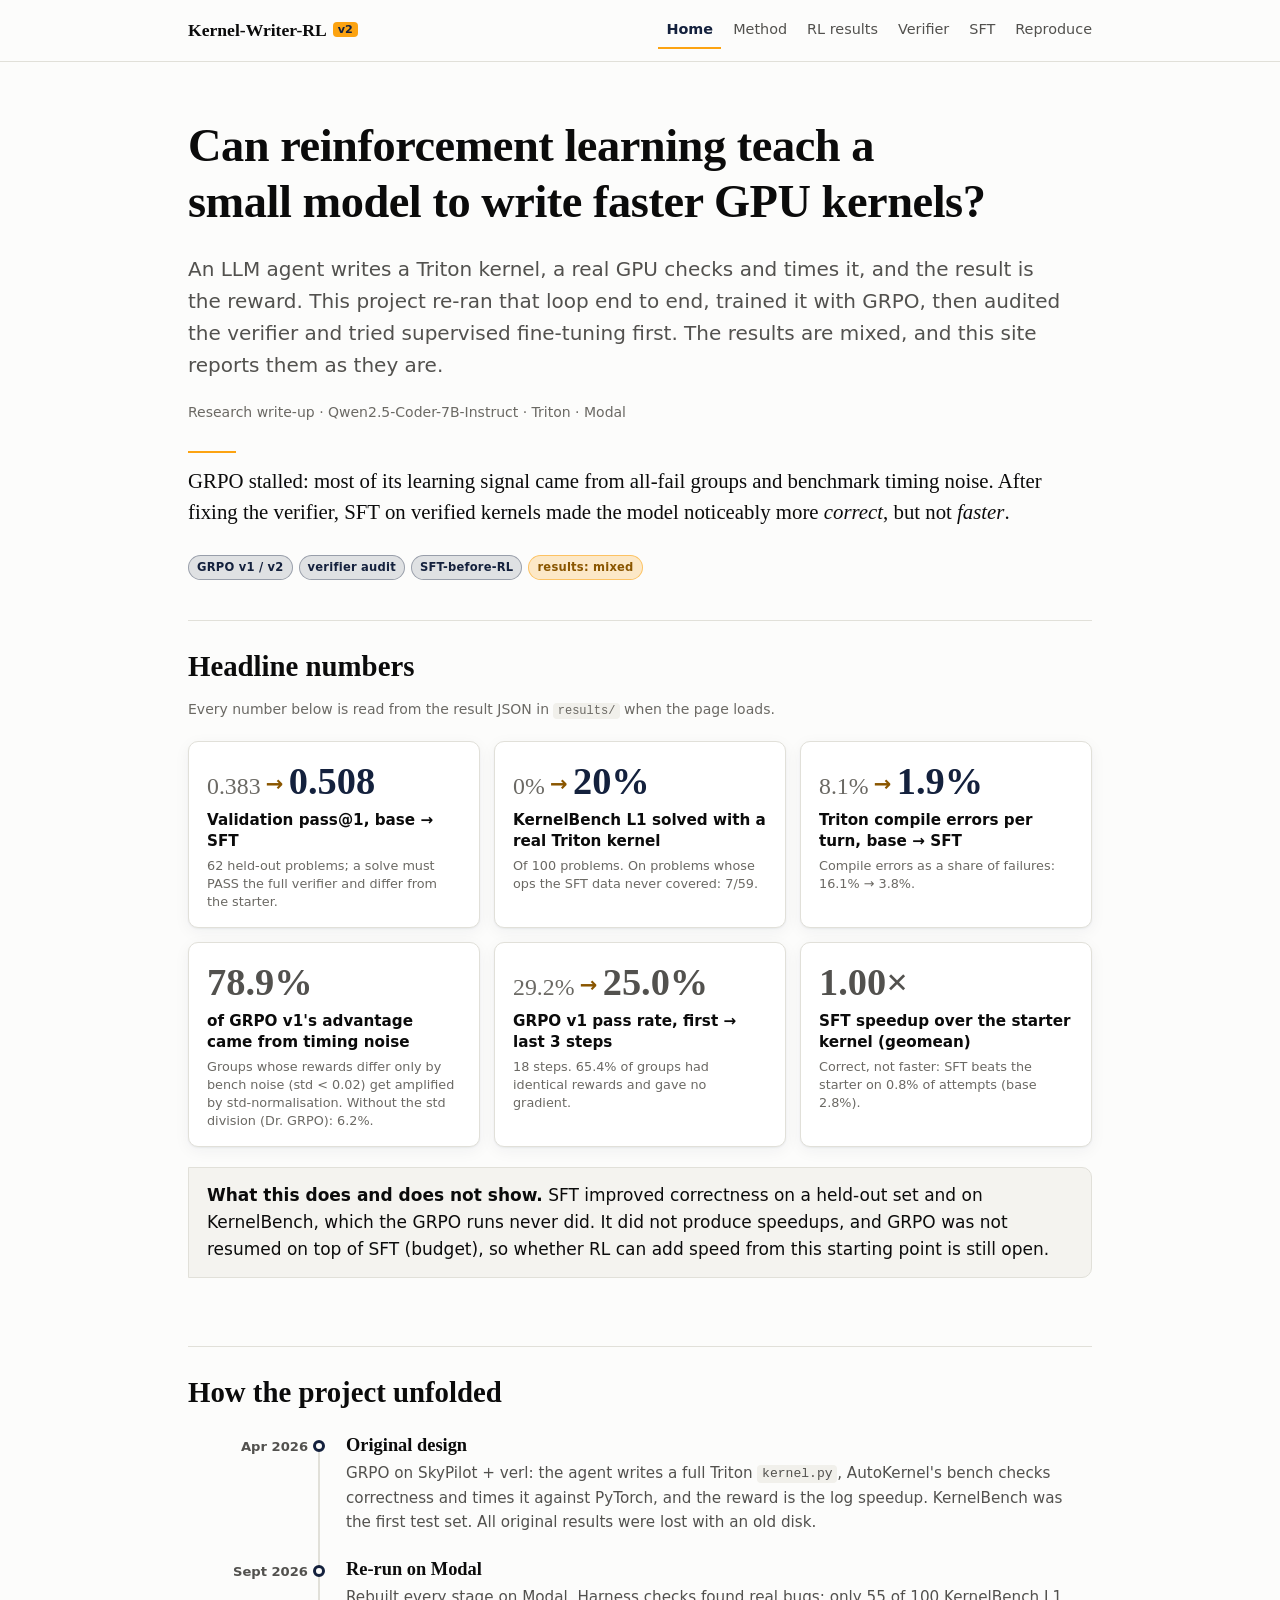
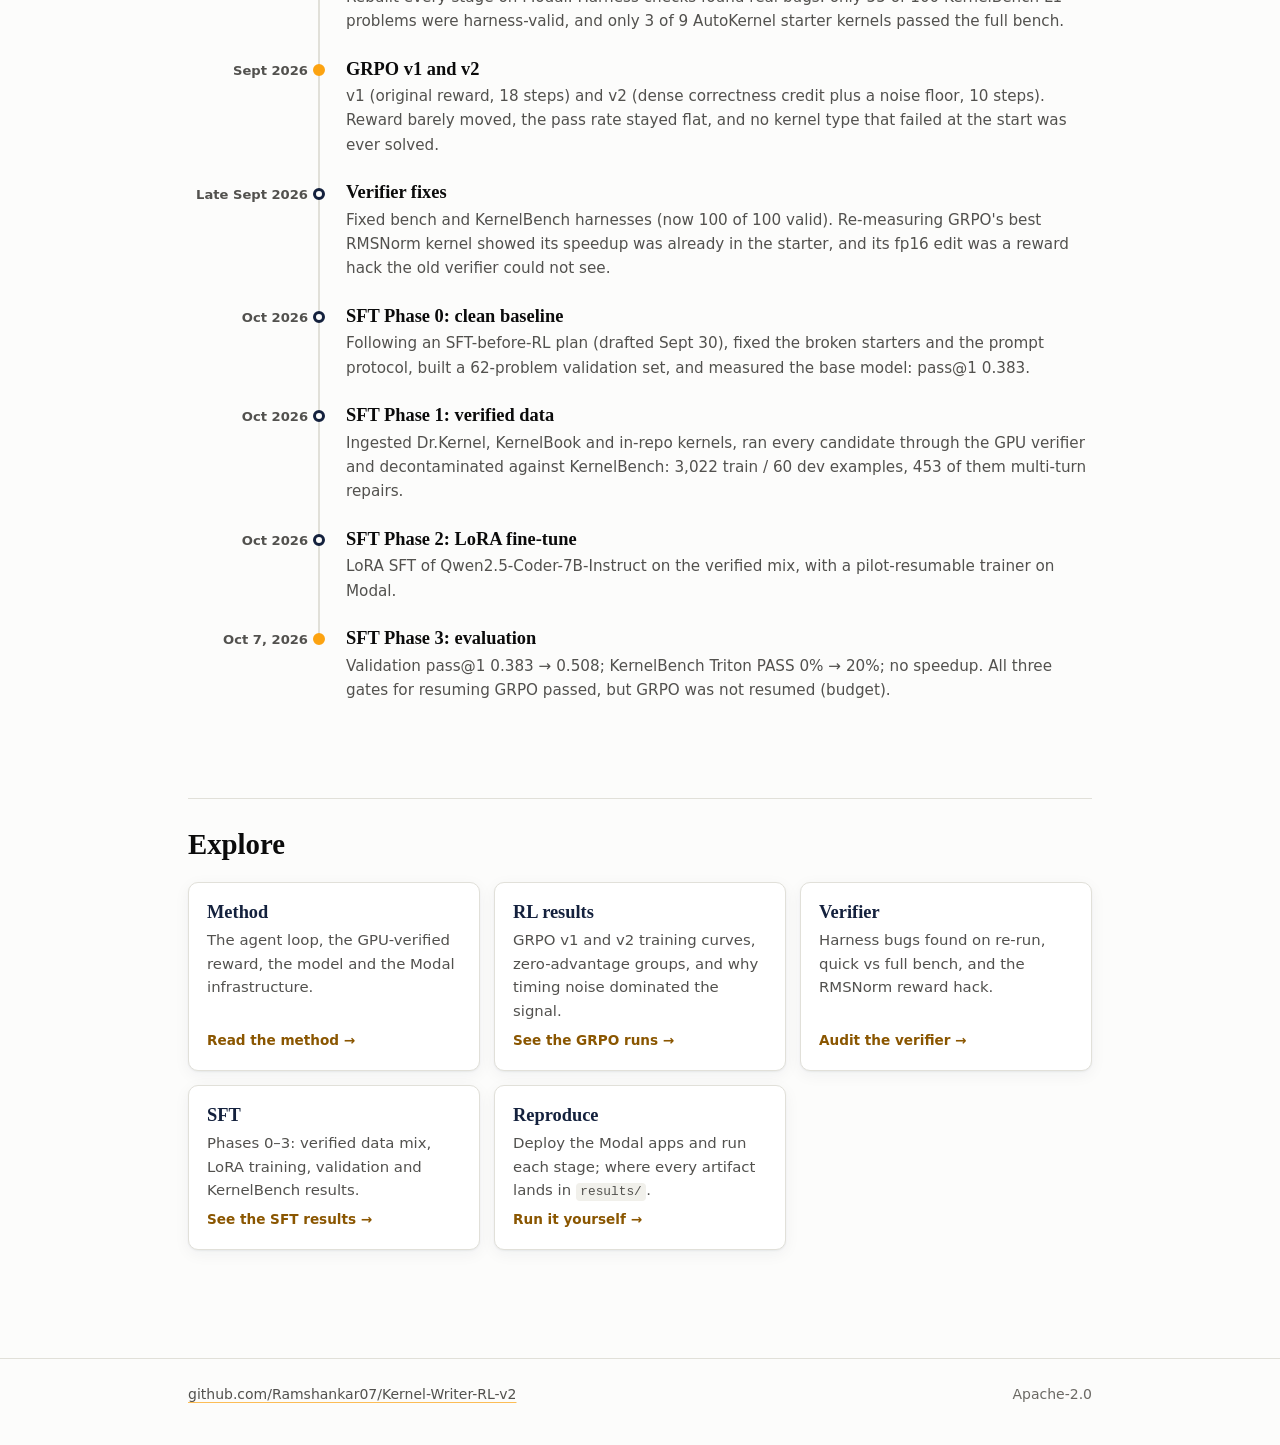
<file: docs/index.html>
<!doctype html>
<html lang="en">
<head>
<meta charset="utf-8">
<meta name="viewport" content="width=device-width, initial-scale=1">
<title>Kernel-Writer-RL-v2</title>
<meta name="description" content="Teaching a 7B code model to write Triton GPU kernels with a GPU-verified reward: GRPO, verifier fixes, and SFT-before-RL. An honest write-up of mixed results.">
<meta name="color-scheme" content="light dark">
<link rel="stylesheet" href="assets/site.css">
<script src="assets/bind.js" defer></script>
</head>
<body>
<a class="skip" href="#main">Skip to content</a>

<header class="site-header">
  <div class="wrap">
    <a class="brand" href="index.html">Kernel-Writer-RL<span>v2</span></a>
    <nav class="nav" aria-label="Site">
      <a href="index.html">Home</a>
      <a href="method.html">Method</a>
      <a href="rl.html">RL results</a>
      <a href="verifier.html">Verifier</a>
      <a href="sft.html">SFT</a>
      <a href="reproduce.html">Reproduce</a>
    </nav>
  </div>
</header>

<main id="main" class="wrap">

  <section class="hero">
    <h1>Can reinforcement learning teach a small model to write faster GPU kernels?</h1>
    <p class="lede">
      An LLM agent writes a Triton kernel, a real GPU checks and times it, and the result is the reward.
      This project re-ran that loop end to end, trained it with GRPO, then audited the verifier and
      tried supervised fine-tuning first. The results are mixed, and this site reports them as they are.
    </p>
    <p class="byline">Research write-up · Qwen2.5-Coder-7B-Instruct · Triton · Modal</p>
    <p class="thesis">
      GRPO stalled: most of its learning signal came from all-fail groups and benchmark timing noise.
      After fixing the verifier, SFT on verified kernels made the model noticeably more <em>correct</em>,
      but not <em>faster</em>.
    </p>
    <div class="meta">
      <span class="tag navy">GRPO v1 / v2</span>
      <span class="tag navy">verifier audit</span>
      <span class="tag navy">SFT-before-RL</span>
      <span class="tag amber">results: mixed</span>
    </div>
  </section>

  <section class="block" aria-labelledby="h-numbers">
    <h2 id="h-numbers">Headline numbers</h2>
    <p class="muted small">Every number below is read from the result JSON in <code>results/</code> when the page loads.</p>

    <div class="stats">
      <div class="stat">
        <div class="stat-num">
          <span class="from"><span data-k="phase3.json:val.base.pass@1" data-fmt="f3">0.383</span></span><span class="arrow" aria-label="to">→</span><span data-k="phase3.json:val.sft.pass@1" data-fmt="f3">0.508</span>
        </div>
        <div class="stat-label">Validation pass@1, base → SFT</div>
        <div class="stat-note"><span data-k="phase3.json:val.sft.problems" data-fmt="int">62</span> held-out problems; a solve must PASS the full verifier and differ from the starter.</div>
      </div>

      <div class="stat">
        <div class="stat-num">
          <span class="from"><span data-k="phase3.json:kernelbench.kb2_base.fast_0_triton" data-fmt="pct0">0%</span></span><span class="arrow" aria-label="to">→</span><span data-k="phase3.json:kernelbench.kb2_sft_v1.fast_0_triton" data-fmt="pct0">20%</span>
        </div>
        <div class="stat-label">KernelBench L1 solved with a real Triton kernel</div>
        <div class="stat-note">Of <span data-k="phase3.json:kernelbench.kb2_sft_v1.tasks" data-fmt="int">100</span> problems. On problems whose ops the SFT data never covered: <span data-k="phase3.json:kernelbench_seen_split.kb2_sft_v1.solved_unseen" data-fmt="int">7</span>/<span data-k="phase3.json:kernelbench_seen_split.kb2_sft_v1.unseen_problems" data-fmt="int">59</span>.</div>
      </div>

      <div class="stat">
        <div class="stat-num">
          <span class="from"><span data-k="phase3.json:val.base.compile_error_rate" data-fmt="pct1">8.1%</span></span><span class="arrow" aria-label="to">→</span><span data-k="phase3.json:val.sft.compile_error_rate" data-fmt="pct1">1.9%</span>
        </div>
        <div class="stat-label">Triton compile errors per turn, base → SFT</div>
        <div class="stat-note">Compile errors as a share of failures: <span data-k="phase3.json:val.base.compile_share_of_failures" data-fmt="pct1">16.1%</span> → <span data-k="phase3.json:val.sft.compile_share_of_failures" data-fmt="pct1">3.8%</span>.</div>
      </div>

      <div class="stat is-neg">
        <div class="stat-num"><span data-k="extra_numbers.json:dr_grpo_whatif.grpo_v1.abs_adv_mass_share_from_noise_groups_pct.grpo_std_as_trained" data-fmt="f1">78.9</span>%</div>
        <div class="stat-label">of GRPO v1's advantage came from timing noise</div>
        <div class="stat-note">Groups whose rewards differ only by bench noise (std &lt; 0.02) get amplified by std-normalisation. Without the std division (Dr. GRPO): <span data-k="extra_numbers.json:dr_grpo_whatif.grpo_v1.abs_adv_mass_share_from_noise_groups_pct.dr_grpo_no_std" data-fmt="f1">6.2</span>%.</div>
      </div>

      <div class="stat is-neg">
        <div class="stat-num">
          <span class="from"><span data-k="numbers.json:grpo.grpo_v1.pass_first3" data-fmt="pct1">29.2%</span></span><span class="arrow" aria-label="to">→</span><span data-k="numbers.json:grpo.grpo_v1.pass_last3" data-fmt="pct1">25.0%</span>
        </div>
        <div class="stat-label">GRPO v1 pass rate, first → last 3 steps</div>
        <div class="stat-note"><span data-k="numbers.json:grpo.grpo_v1.steps" data-fmt="int">18</span> steps. <span data-k="extra_numbers.json:dr_grpo_whatif.grpo_v1.dapo_filter_removed_groups_pct" data-fmt="f1">65.4</span>% of groups had identical rewards and gave no gradient.</div>
      </div>

      <div class="stat is-neg">
        <div class="stat-num"><span data-k="phase3.json:val.sft.speedup_vs_starter_geomean" data-fmt="x2">1.00×</span></div>
        <div class="stat-label">SFT speedup over the starter kernel (geomean)</div>
        <div class="stat-note">Correct, not faster: SFT beats the starter on <span data-k="phase3.json:val.sft.beat_starter@1" data-fmt="pct1">0.8%</span> of attempts (base <span data-k="phase3.json:val.base.beat_starter@1" data-fmt="pct1">2.8%</span>).</div>
      </div>
    </div>

    <div class="callout">
      <p><strong>What this does and does not show.</strong> SFT improved correctness on a held-out set and on KernelBench,
      which the GRPO runs never did. It did not produce speedups, and GRPO was not resumed on top of SFT (budget),
      so whether RL can add speed from this starting point is still open.</p>
    </div>
  </section>

  <section class="block" aria-labelledby="h-timeline">
    <h2 id="h-timeline">How the project unfolded</h2>
    <ol class="timeline">
      <li>
        <span class="when">Apr 2026</span>
        <div class="what">
          <h3>Original design</h3>
          <p>GRPO on SkyPilot + verl: the agent writes a full Triton <code>kernel.py</code>, AutoKernel's bench checks correctness and times it against PyTorch, and the reward is the log speedup. KernelBench was the first test set. All original results were lost with an old disk.</p>
        </div>
      </li>
      <li>
        <span class="when">Sept 2026</span>
        <div class="what">
          <h3>Re-run on Modal</h3>
          <p>Rebuilt every stage on Modal. Harness checks found real bugs: only <span data-k="numbers.json:kb_sanity.valid" data-fmt="int">55</span> of 100 KernelBench L1 problems were harness-valid, and only <span data-k="numbers.json:stage1.starters_pass_full.L4" data-fmt="int">3</span> of 9 AutoKernel starter kernels passed the full bench.</p>
        </div>
      </li>
      <li class="key">
        <span class="when">Sept 2026</span>
        <div class="what">
          <h3>GRPO v1 and v2</h3>
          <p>v1 (original reward, <span data-k="numbers.json:grpo.grpo_v1.steps" data-fmt="int">18</span> steps) and v2 (dense correctness credit plus a noise floor, <span data-k="numbers.json:grpo.grpo_v2.steps" data-fmt="int">10</span> steps). Reward barely moved, the pass rate stayed flat, and no kernel type that failed at the start was ever solved.</p>
        </div>
      </li>
      <li>
        <span class="when">Late Sept 2026</span>
        <div class="what">
          <h3>Verifier fixes</h3>
          <p>Fixed bench and KernelBench harnesses (now <span data-k="phase3.json:kernelbench.kb2_base.tasks" data-fmt="int">100</span> of 100 valid). Re-measuring GRPO's best RMSNorm kernel showed its speedup was already in the starter, and its fp16 edit was a reward hack the old verifier could not see.</p>
        </div>
      </li>
      <li>
        <span class="when">Oct 2026</span>
        <div class="what">
          <h3>SFT Phase 0: clean baseline</h3>
          <p>Following an SFT-before-RL plan (drafted Sept 30), fixed the broken starters and the prompt protocol, built a <span data-k="phase3.json:val.base.problems" data-fmt="int">62</span>-problem validation set, and measured the base model: pass@1 <span data-k="phase3.json:val.base.pass@1" data-fmt="f3">0.383</span>.</p>
        </div>
      </li>
      <li>
        <span class="when">Oct 2026</span>
        <div class="what">
          <h3>SFT Phase 1: verified data</h3>
          <p>Ingested Dr.Kernel, KernelBook and in-repo kernels, ran every candidate through the GPU verifier and decontaminated against KernelBench: <span data-k="mix_report.json:splits.train.examples" data-fmt="int">3,022</span> train / <span data-k="mix_report.json:splits.dev.examples" data-fmt="int">60</span> dev examples, <span data-k="mix_report.json:splits.train.by_repair.true" data-fmt="int">453</span> of them multi-turn repairs.</p>
        </div>
      </li>
      <li>
        <span class="when">Oct 2026</span>
        <div class="what">
          <h3>SFT Phase 2: LoRA fine-tune</h3>
          <p>LoRA SFT of Qwen2.5-Coder-7B-Instruct on the verified mix, with a pilot-resumable trainer on Modal.</p>
        </div>
      </li>
      <li class="key">
        <span class="when">Oct 7, 2026</span>
        <div class="what">
          <h3>SFT Phase 3: evaluation</h3>
          <p>Validation pass@1 <span data-k="phase3.json:val.base.pass@1" data-fmt="f3">0.383</span> → <span data-k="phase3.json:val.sft.pass@1" data-fmt="f3">0.508</span>; KernelBench Triton PASS <span data-k="phase3.json:kernelbench.kb2_base.fast_0_triton" data-fmt="pct0">0%</span> → <span data-k="phase3.json:kernelbench.kb2_sft_v1.fast_0_triton" data-fmt="pct0">20%</span>; no speedup. All three gates for resuming GRPO passed, but GRPO was not resumed (budget).</p>
        </div>
      </li>
    </ol>
  </section>

  <section class="block" aria-labelledby="h-explore">
    <h2 id="h-explore">Explore</h2>
    <div class="cards">
      <a class="card" href="method.html">
        <h3>Method</h3>
        <p>The agent loop, the GPU-verified reward, the model and the Modal infrastructure.</p>
        <span class="go">Read the method →</span>
      </a>
      <a class="card" href="rl.html">
        <h3>RL results</h3>
        <p>GRPO v1 and v2 training curves, zero-advantage groups, and why timing noise dominated the signal.</p>
        <span class="go">See the GRPO runs →</span>
      </a>
      <a class="card" href="verifier.html">
        <h3>Verifier</h3>
        <p>Harness bugs found on re-run, quick vs full bench, and the RMSNorm reward hack.</p>
        <span class="go">Audit the verifier →</span>
      </a>
      <a class="card" href="sft.html">
        <h3>SFT</h3>
        <p>Phases 0–3: verified data mix, LoRA training, validation and KernelBench results.</p>
        <span class="go">See the SFT results →</span>
      </a>
      <a class="card" href="reproduce.html">
        <h3>Reproduce</h3>
        <p>Deploy the Modal apps and run each stage; where every artifact lands in <code>results/</code>.</p>
        <span class="go">Run it yourself →</span>
      </a>
    </div>
  </section>

</main>

<footer class="site-footer">
  <div class="wrap">
    <span><a href="https://github.com/Ramshankar07/Kernel-Writer-RL-v2">github.com/Ramshankar07/Kernel-Writer-RL-v2</a></span>
    <span>Apache-2.0</span>
  </div>
</footer>

</body>
</html>
</file>
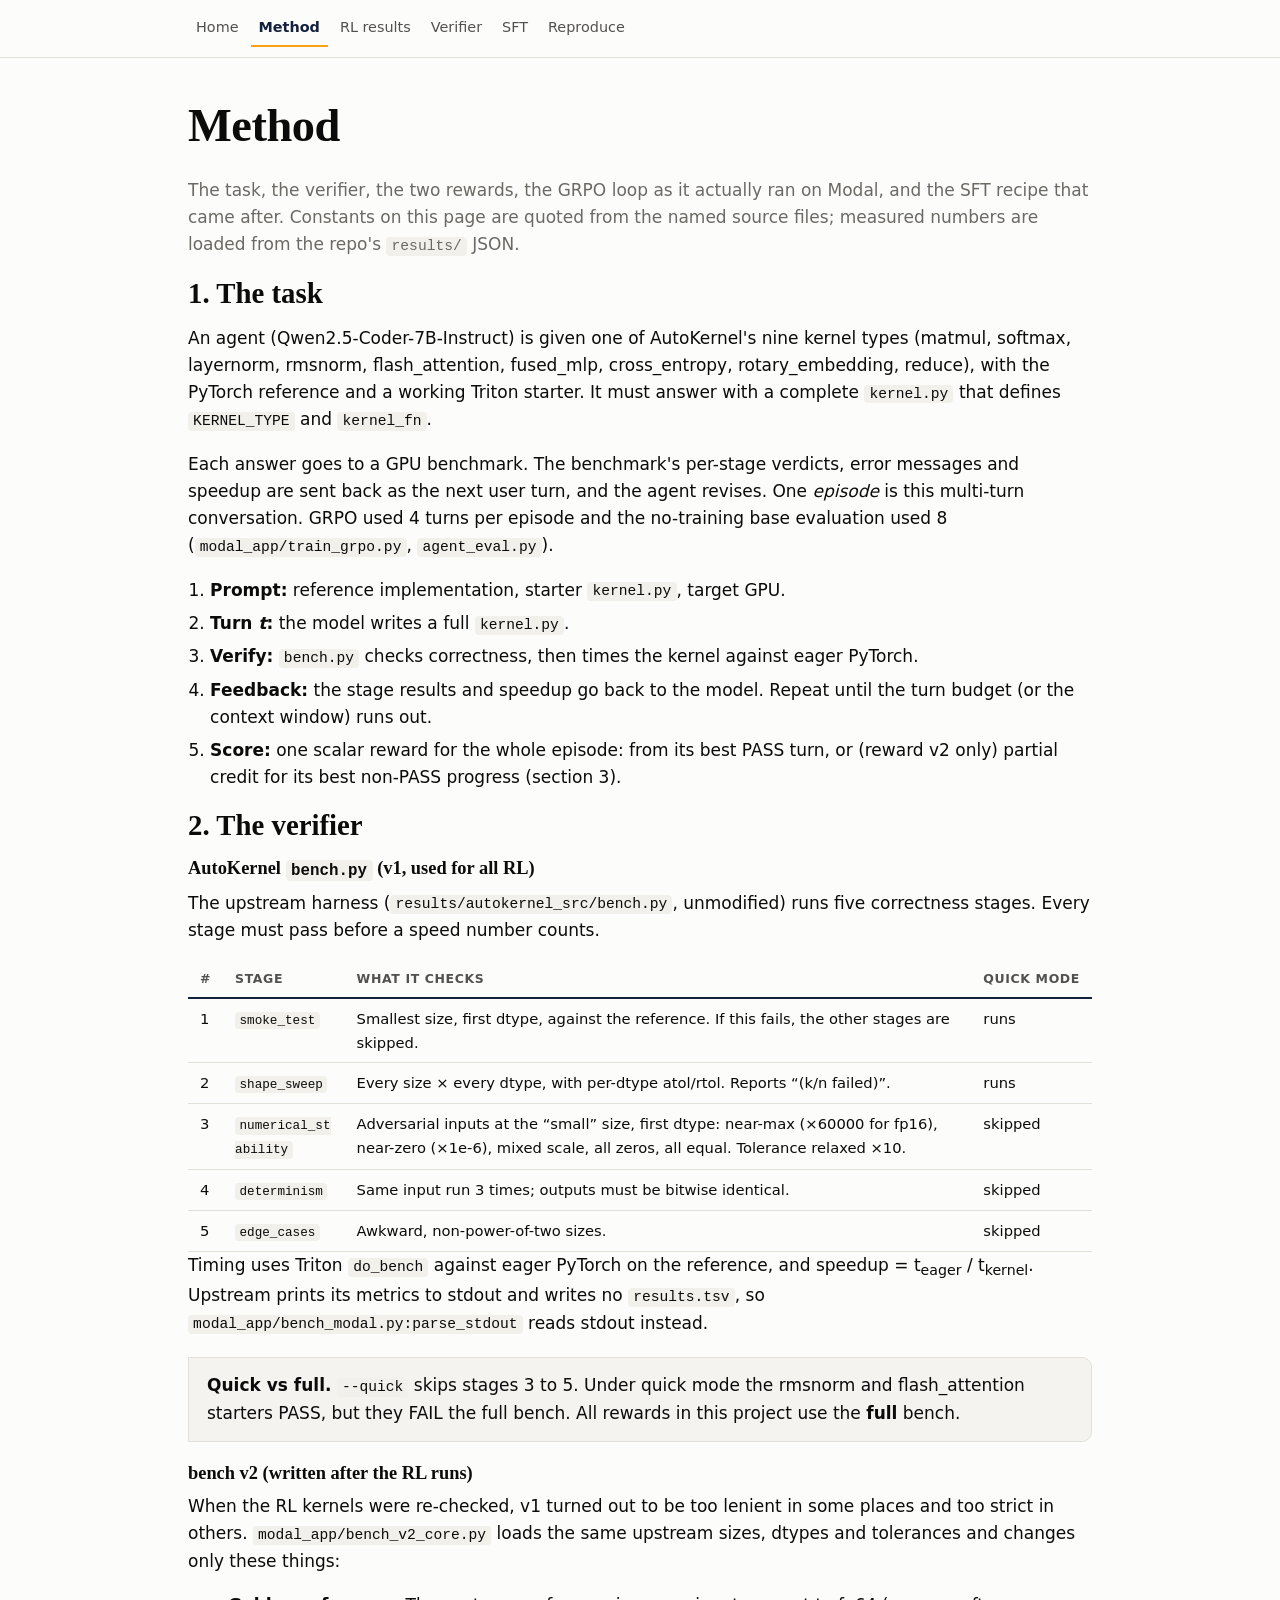
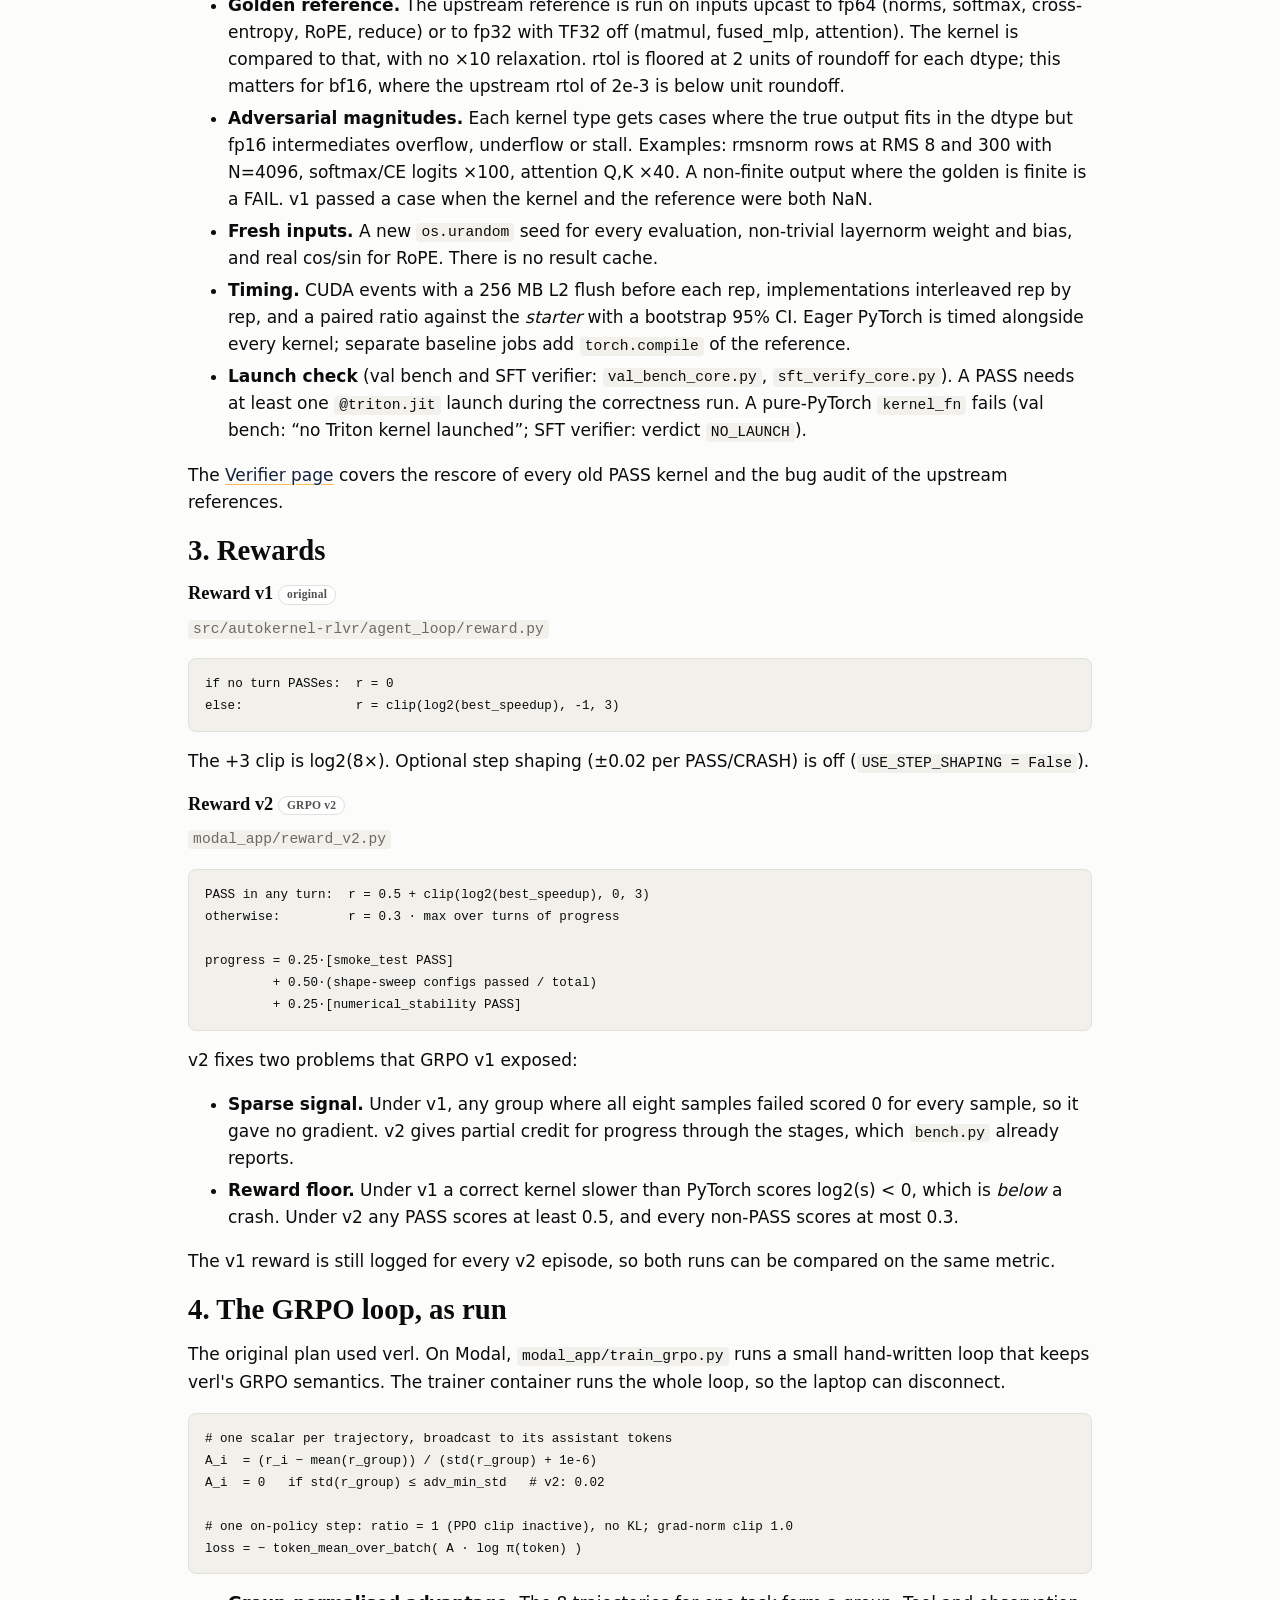
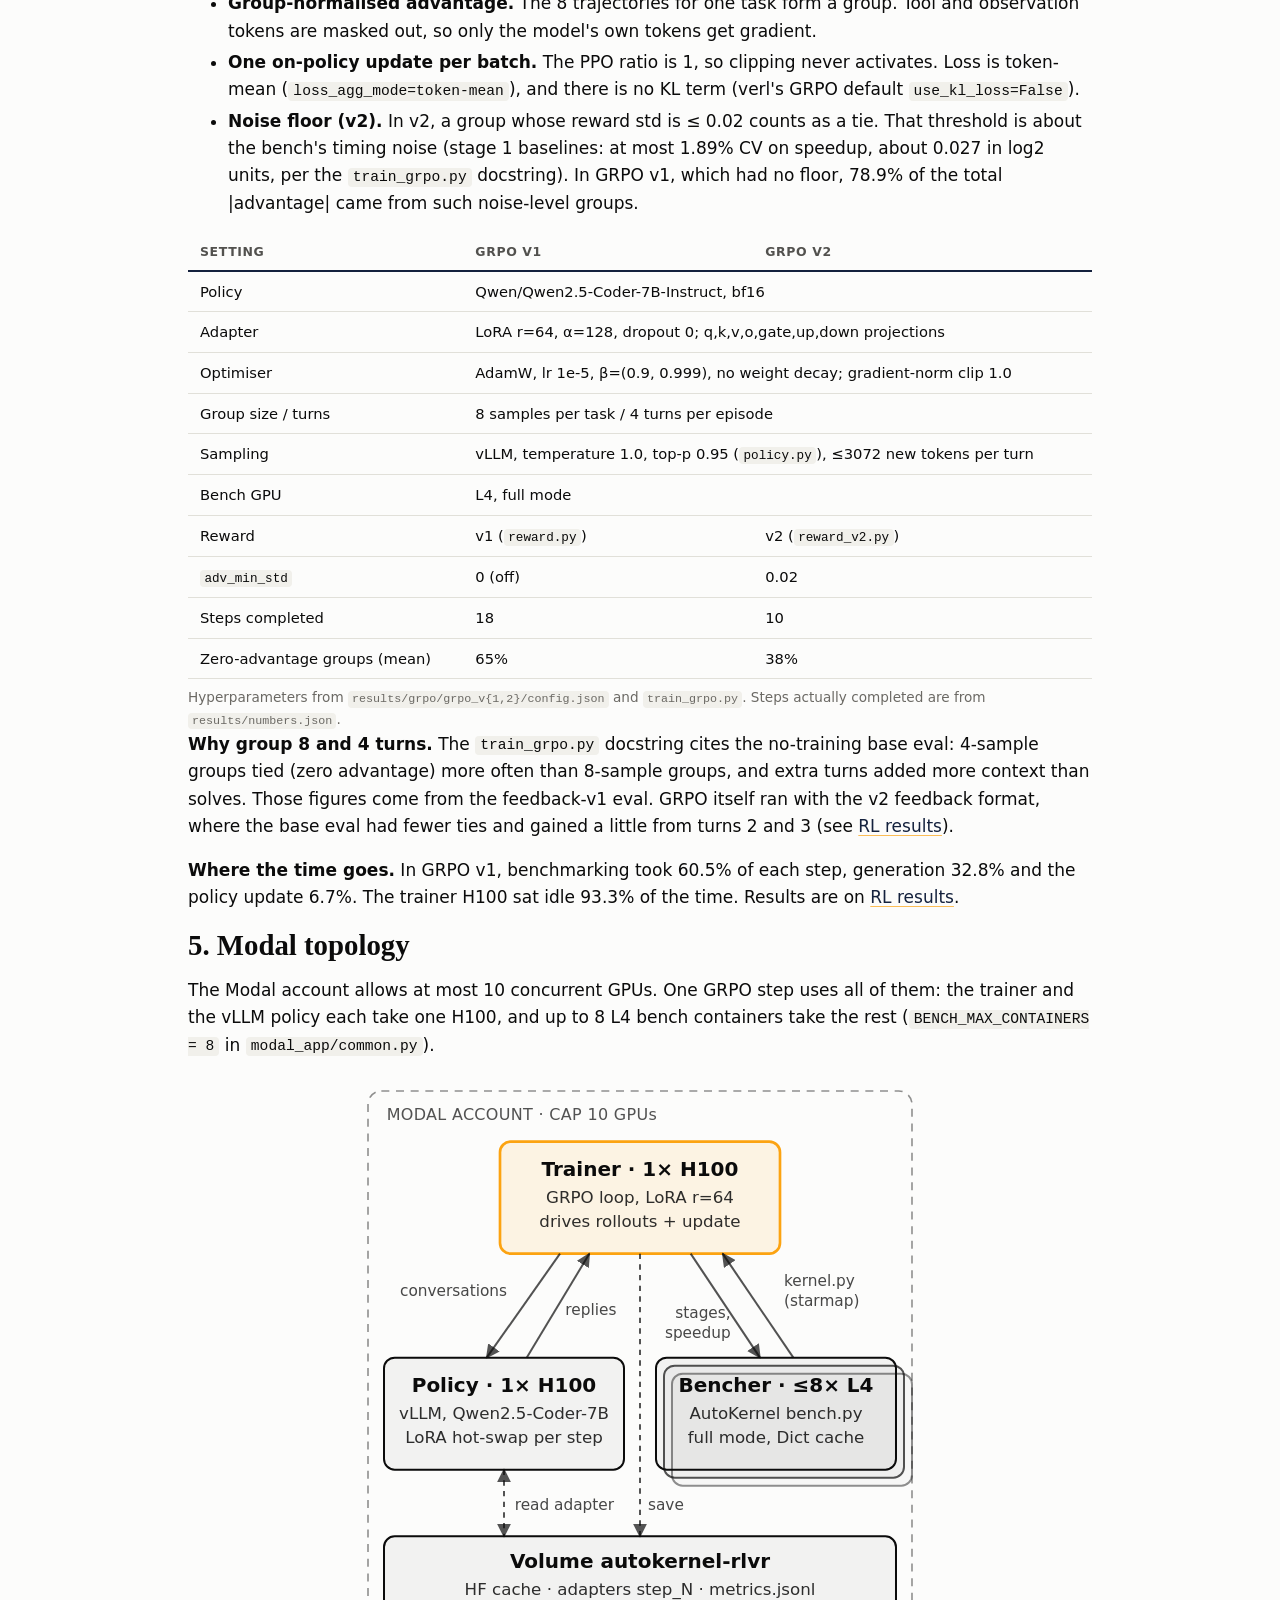
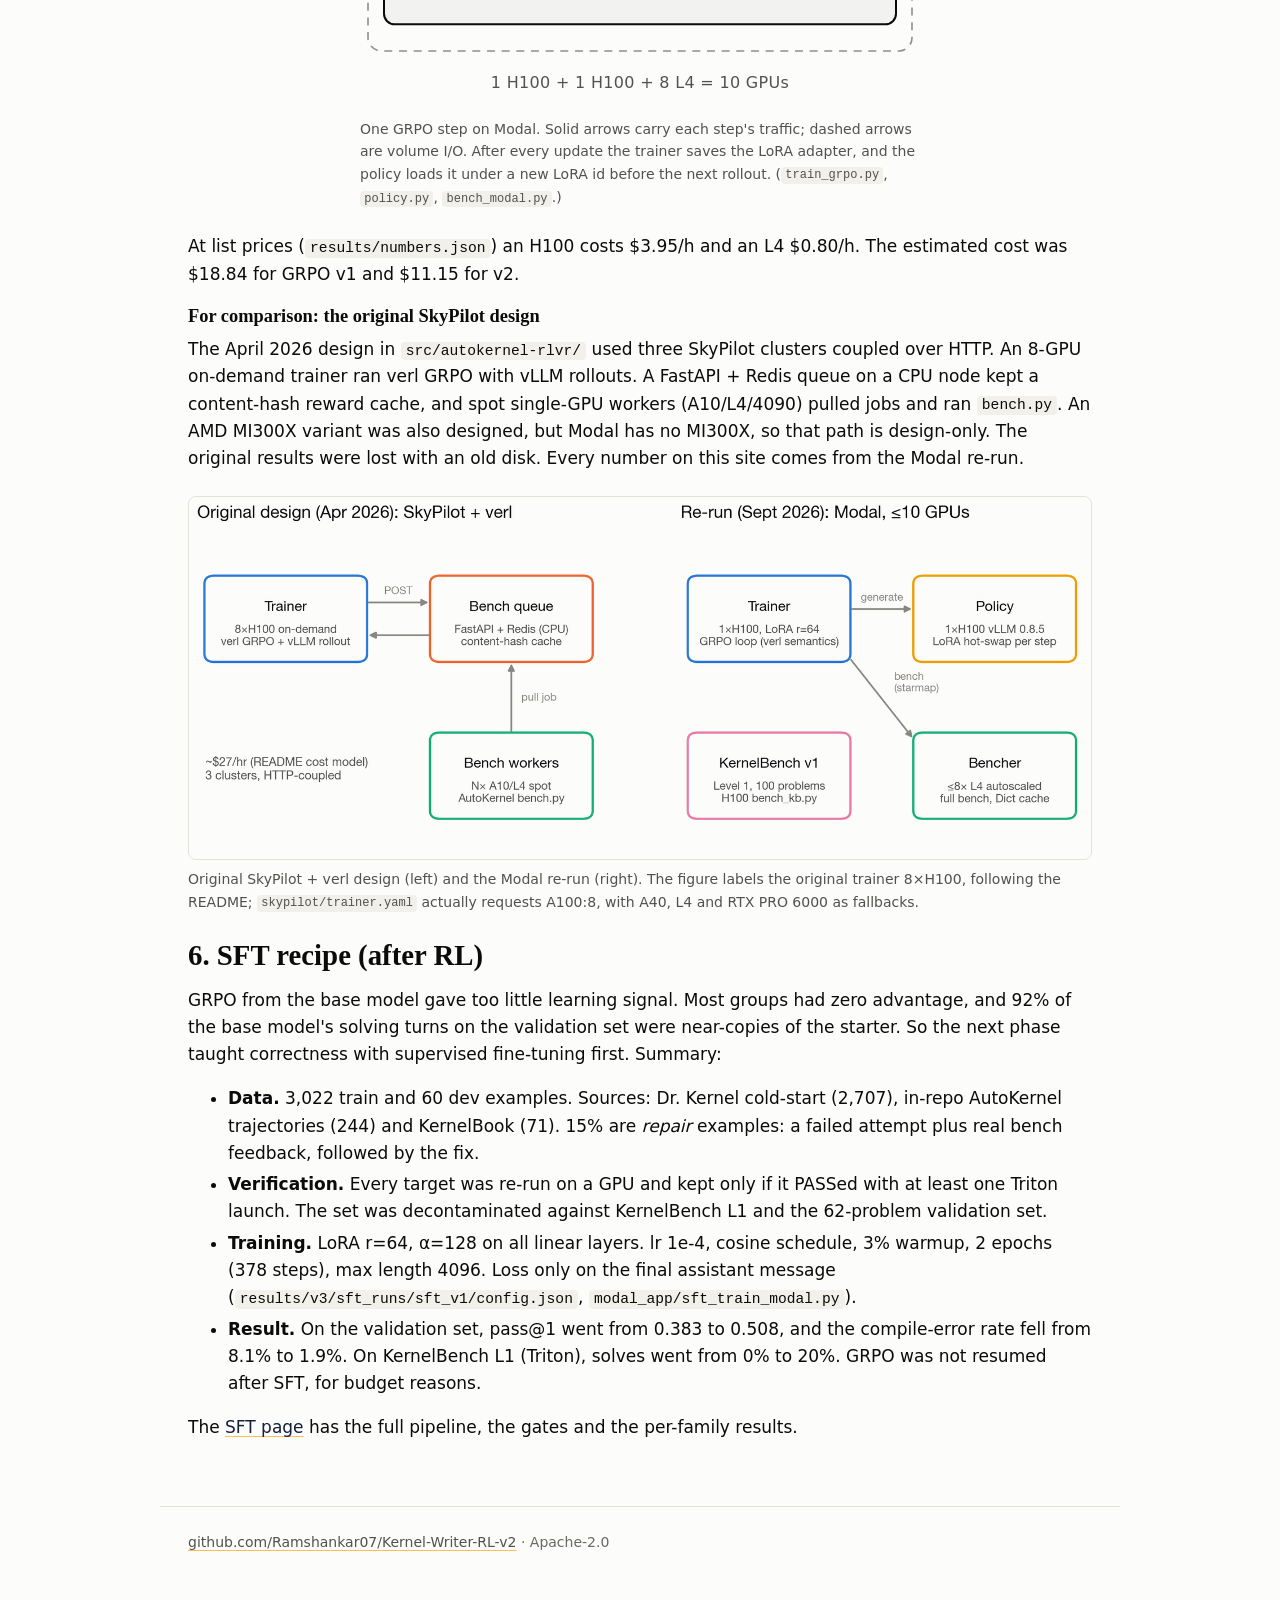
<file: docs/method.html>
<!doctype html>
<html lang="en">
<head>
<meta charset="utf-8">
<meta name="viewport" content="width=device-width, initial-scale=1">
<title>Method · Kernel-Writer-RL-v2</title>
<meta name="description" content="How Kernel-Writer-RL-v2 works: the multi-turn Triton kernel task, the AutoKernel verifier and bench v2, rewards v1 and v2, the GRPO loop as run on Modal, and the SFT recipe.">
<link rel="stylesheet" href="assets/site.css">
<style>
  /* page-local: topology diagram and formula blocks */
  .topo { max-width: 560px; margin-left: auto; margin-right: auto; }
  .topo svg { width: 100%; height: auto; display: block; color: inherit; }
  .topo .box { fill: currentColor; fill-opacity: 0.04; stroke: currentColor; stroke-width: 1.5; }
  .topo .box-accent { fill: var(--accent); fill-opacity: 0.10; stroke: var(--accent); stroke-width: 2; }
  .topo .frame { fill: none; stroke: currentColor; stroke-opacity: 0.45; stroke-dasharray: 6 5; stroke-width: 1.2; }
  .topo .edge { fill: none; stroke: currentColor; stroke-opacity: 0.7; stroke-width: 1.5; }
  .topo .edge-dash { stroke-dasharray: 4 4; }
  .topo text { fill: currentColor; font-family: inherit; }
  .topo .t1 { font-size: 15px; font-weight: 700; }
  .topo .t2 { font-size: 12.5px; opacity: 0.85; }
  .topo .lbl { font-size: 11.5px; opacity: 0.75; }
  .topo .cap { font-size: 12px; opacity: 0.7; letter-spacing: 0.02em; }
  .formula { white-space: pre; overflow-x: auto; max-width: 100%; }
  main p code, main li code, main h3 code { overflow-wrap: anywhere; }
  .reward-pair > div { min-width: 0; }
  .table-wrap { overflow-x: auto; }
  .steps { padding-left: 1.3em; }
  .steps li { margin: 0.35em 0; }
</style>
</head>
<body>
<a class="skip" href="#main">Skip to content</a>
<header class="site-header">
  <nav class="nav" aria-label="Main">
    <a href="index.html">Home</a>
    <a href="method.html" aria-current="page">Method</a>
    <a href="rl.html">RL results</a>
    <a href="verifier.html">Verifier</a>
    <a href="sft.html">SFT</a>
    <a href="reproduce.html">Reproduce</a>
  </nav>
</header>

<main id="main">
  <h1>Method</h1>
  <p class="muted">The task, the verifier, the two rewards, the GRPO loop as it actually ran on Modal, and the SFT recipe that came after. Constants on this page are quoted from the named source files; measured numbers are loaded from the repo's <code>results/</code> JSON.</p>

  <!-- ===================================================== 1. TASK -->
  <section id="task">
    <h2>1. The task</h2>
    <p>An agent (Qwen2.5-Coder-7B-Instruct) is given one of AutoKernel's nine kernel types (matmul, softmax, layernorm, rmsnorm, flash_attention, fused_mlp, cross_entropy, rotary_embedding, reduce), with the PyTorch reference and a working Triton starter. It must answer with a complete <code>kernel.py</code> that defines <code>KERNEL_TYPE</code> and <code>kernel_fn</code>.</p>
    <p>Each answer goes to a GPU benchmark. The benchmark's per-stage verdicts, error messages and speedup are sent back as the next user turn, and the agent revises. One <em>episode</em> is this multi-turn conversation. GRPO used 4 turns per episode and the no-training base evaluation used 8 (<code>modal_app/train_grpo.py</code>, <code>agent_eval.py</code>).</p>
    <ol class="steps">
      <li><strong>Prompt:</strong> reference implementation, starter <code>kernel.py</code>, target GPU.</li>
      <li><strong>Turn <var>t</var>:</strong> the model writes a full <code>kernel.py</code>.</li>
      <li><strong>Verify:</strong> <code>bench.py</code> checks correctness, then times the kernel against eager PyTorch.</li>
      <li><strong>Feedback:</strong> the stage results and speedup go back to the model. Repeat until the turn budget (or the context window) runs out.</li>
      <li><strong>Score:</strong> one scalar reward for the whole episode: from its best PASS turn, or (reward v2 only) partial credit for its best non-PASS progress (section 3).</li>
    </ol>
  </section>

  <!-- ===================================================== 2. VERIFIER -->
  <section id="verifier">
    <h2>2. The verifier</h2>
    <h3>AutoKernel <code>bench.py</code> (v1, used for all RL)</h3>
    <p>The upstream harness (<code>results/autokernel_src/bench.py</code>, unmodified) runs five correctness stages. Every stage must pass before a speed number counts.</p>
    <div class="table-wrap">
    <table class="data">
      <thead><tr><th>#</th><th>Stage</th><th>What it checks</th><th>Quick mode</th></tr></thead>
      <tbody>
        <tr><td>1</td><td><code>smoke_test</code></td><td>Smallest size, first dtype, against the reference. If this fails, the other stages are skipped.</td><td>runs</td></tr>
        <tr><td>2</td><td><code>shape_sweep</code></td><td>Every size × every dtype, with per-dtype atol/rtol. Reports “(k/n failed)”.</td><td>runs</td></tr>
        <tr><td>3</td><td><code>numerical_stability</code></td><td>Adversarial inputs at the “small” size, first dtype: near-max (×60000 for fp16), near-zero (×1e-6), mixed scale, all zeros, all equal. Tolerance relaxed ×10.</td><td>skipped</td></tr>
        <tr><td>4</td><td><code>determinism</code></td><td>Same input run 3 times; outputs must be bitwise identical.</td><td>skipped</td></tr>
        <tr><td>5</td><td><code>edge_cases</code></td><td>Awkward, non-power-of-two sizes.</td><td>skipped</td></tr>
      </tbody>
    </table>
    </div>
    <p>Timing uses Triton <code>do_bench</code> against eager PyTorch on the reference, and speedup = t<sub>eager</sub> / t<sub>kernel</sub>. Upstream prints its metrics to stdout and writes no <code>results.tsv</code>, so <code>modal_app/bench_modal.py:parse_stdout</code> reads stdout instead.</p>
    <div class="callout">
      <strong>Quick vs full.</strong> <code>--quick</code> skips stages 3 to 5. Under quick mode the rmsnorm and flash_attention starters PASS, but they FAIL the full bench. All rewards in this project use the <strong>full</strong> bench.
    </div>

    <h3>bench v2 (written after the RL runs)</h3>
    <p>When the RL kernels were re-checked, v1 turned out to be too lenient in some places and too strict in others. <code>modal_app/bench_v2_core.py</code> loads the same upstream sizes, dtypes and tolerances and changes only these things:</p>
    <ul>
      <li><strong>Golden reference.</strong> The upstream reference is run on inputs upcast to fp64 (norms, softmax, cross-entropy, RoPE, reduce) or to fp32 with TF32 off (matmul, fused_mlp, attention). The kernel is compared to that, with no ×10 relaxation. rtol is floored at 2 units of roundoff for each dtype; this matters for bf16, where the upstream rtol of 2e-3 is below unit roundoff.</li>
      <li><strong>Adversarial magnitudes.</strong> Each kernel type gets cases where the true output fits in the dtype but fp16 intermediates overflow, underflow or stall. Examples: rmsnorm rows at RMS 8 and 300 with N=4096, softmax/CE logits ×100, attention Q,K ×40. A non-finite output where the golden is finite is a FAIL. v1 passed a case when the kernel and the reference were both NaN.</li>
      <li><strong>Fresh inputs.</strong> A new <code>os.urandom</code> seed for every evaluation, non-trivial layernorm weight and bias, and real cos/sin for RoPE. There is no result cache.</li>
      <li><strong>Timing.</strong> CUDA events with a 256 MB L2 flush before each rep, implementations interleaved rep by rep, and a paired ratio against the <em>starter</em> with a bootstrap 95% CI. Eager PyTorch is timed alongside every kernel; separate baseline jobs add <code>torch.compile</code> of the reference.</li>
      <li><strong>Launch check</strong> (val bench and SFT verifier: <code>val_bench_core.py</code>, <code>sft_verify_core.py</code>). A PASS needs at least one <code>@triton.jit</code> launch during the correctness run. A pure-PyTorch <code>kernel_fn</code> fails (val bench: “no Triton kernel launched”; SFT verifier: verdict <code>NO_LAUNCH</code>).</li>
    </ul>
    <p>The <a href="verifier.html">Verifier page</a> covers the rescore of every old PASS kernel and the bug audit of the upstream references.</p>
  </section>

  <!-- ===================================================== 3. REWARDS -->
  <section id="rewards">
    <h2>3. Rewards</h2>
    <div class="reward-pair">
      <div>
        <h3>Reward v1 <span class="tag">original</span></h3>
        <p class="muted"><code>src/autokernel-rlvr/agent_loop/reward.py</code></p>
<pre class="formula"><code>if no turn PASSes:  r = 0
else:               r = clip(log2(best_speedup), -1, 3)</code></pre>
        <p>The +3 clip is log2(8×). Optional step shaping (±0.02 per PASS/CRASH) is off (<code>USE_STEP_SHAPING = False</code>).</p>
      </div>
      <div>
        <h3>Reward v2 <span class="tag">GRPO v2</span></h3>
        <p class="muted"><code>modal_app/reward_v2.py</code></p>
<pre class="formula"><code>PASS in any turn:  r = 0.5 + clip(log2(best_speedup), 0, 3)
otherwise:         r = 0.3 · max over turns of progress

progress = 0.25·[smoke_test PASS]
         + 0.50·(shape-sweep configs passed / total)
         + 0.25·[numerical_stability PASS]</code></pre>
      </div>
    </div>
    <p>v2 fixes two problems that GRPO v1 exposed:</p>
    <ul>
      <li><strong>Sparse signal.</strong> Under v1, any group where all eight samples failed scored 0 for every sample, so it gave no gradient. v2 gives partial credit for progress through the stages, which <code>bench.py</code> already reports.</li>
      <li><strong>Reward floor.</strong> Under v1 a correct kernel slower than PyTorch scores log2(s) &lt; 0, which is <em>below</em> a crash. Under v2 any PASS scores at least 0.5, and every non-PASS scores at most 0.3.</li>
    </ul>
    <p>The v1 reward is still logged for every v2 episode, so both runs can be compared on the same metric.</p>
  </section>

  <!-- ===================================================== 4. GRPO -->
  <section id="grpo">
    <h2>4. The GRPO loop, as run</h2>
    <p>The original plan used verl. On Modal, <code>modal_app/train_grpo.py</code> runs a small hand-written loop that keeps verl's GRPO semantics. The trainer container runs the whole loop, so the laptop can disconnect.</p>
<pre class="formula"><code># one scalar per trajectory, broadcast to its assistant tokens
A_i  = (r_i − mean(r_group)) / (std(r_group) + 1e-6)
A_i  = 0   if std(r_group) ≤ adv_min_std   # v2: 0.02

# one on-policy step: ratio = 1 (PPO clip inactive), no KL; grad-norm clip 1.0
loss = − token_mean_over_batch( A · log π(token) )</code></pre>
    <ul>
      <li><strong>Group-normalised advantage.</strong> The 8 trajectories for one task form a group. Tool and observation tokens are masked out, so only the model's own tokens get gradient.</li>
      <li><strong>One on-policy update per batch.</strong> The PPO ratio is 1, so clipping never activates. Loss is token-mean (<code>loss_agg_mode=token-mean</code>), and there is no KL term (verl's GRPO default <code>use_kl_loss=False</code>).</li>
      <li><strong>Noise floor (v2).</strong> In v2, a group whose reward std is ≤ 0.02 counts as a tie. That threshold is about the bench's timing noise (stage 1 baselines: at most <span data-k="numbers.json:stage1.max_cv_pct" data-fmt="raw">1.89</span>% CV on speedup, about 0.027 in log2 units, per the <code>train_grpo.py</code> docstring). In GRPO v1, which had no floor, <span data-k="extra_numbers.json:dr_grpo_whatif.grpo_v1.abs_adv_mass_share_from_noise_groups_pct.grpo_std_as_trained" data-fmt="raw">78.9</span>% of the total |advantage| came from such noise-level groups.</li>
    </ul>
    <div class="table-wrap">
    <table class="data">
      <caption class="muted" style="caption-side:bottom;text-align:left">Hyperparameters from <code>results/grpo/grpo_v{1,2}/config.json</code> and <code>train_grpo.py</code>. Steps actually completed are from <code>results/numbers.json</code>.</caption>
      <thead><tr><th>Setting</th><th>GRPO v1</th><th>GRPO v2</th></tr></thead>
      <tbody>
        <tr><td>Policy</td><td colspan="2">Qwen/Qwen2.5-Coder-7B-Instruct, bf16</td></tr>
        <tr><td>Adapter</td><td colspan="2">LoRA r=64, α=128, dropout 0; q,k,v,o,gate,up,down projections</td></tr>
        <tr><td>Optimiser</td><td colspan="2">AdamW, lr 1e-5, β=(0.9, 0.999), no weight decay; gradient-norm clip 1.0</td></tr>
        <tr><td>Group size / turns</td><td colspan="2">8 samples per task / 4 turns per episode</td></tr>
        <tr><td>Sampling</td><td colspan="2">vLLM, temperature 1.0, top-p 0.95 (<code>policy.py</code>), ≤3072 new tokens per turn</td></tr>
        <tr><td>Bench GPU</td><td colspan="2">L4, full mode</td></tr>
        <tr><td>Reward</td><td>v1 (<code>reward.py</code>)</td><td>v2 (<code>reward_v2.py</code>)</td></tr>
        <tr><td><code>adv_min_std</code></td><td>0 (off)</td><td>0.02</td></tr>
        <tr><td>Steps completed</td><td><span data-k="numbers.json:grpo.grpo_v1.steps" data-fmt="int">18</span></td><td><span data-k="numbers.json:grpo.grpo_v2.steps" data-fmt="int">10</span></td></tr>
        <tr><td>Zero-advantage groups (mean)</td><td><span data-k="numbers.json:grpo.grpo_v1.zero_adv_mean" data-fmt="pct0">65%</span></td><td><span data-k="numbers.json:grpo.grpo_v2.zero_adv_mean" data-fmt="pct0">38%</span></td></tr>
      </tbody>
    </table>
    </div>
    <p><strong>Why group 8 and 4 turns.</strong> The <code>train_grpo.py</code> docstring cites the no-training base eval: 4-sample groups tied (zero advantage) more often than 8-sample groups, and extra turns added more context than solves. Those figures come from the feedback-v1 eval. GRPO itself ran with the v2 feedback format, where the base eval had fewer ties and gained a little from turns 2 and 3 (see <a href="rl.html">RL results</a>).</p>
    <p><strong>Where the time goes.</strong> In GRPO v1, benchmarking took <span data-k="extra_numbers.json:time_breakdown.grpo_v1.share_pct.benchmarking" data-fmt="raw">60.5</span>% of each step, generation <span data-k="extra_numbers.json:time_breakdown.grpo_v1.share_pct.generation" data-fmt="raw">32.8</span>% and the policy update <span data-k="extra_numbers.json:time_breakdown.grpo_v1.share_pct.policy_update" data-fmt="raw">6.7</span>%. The trainer H100 sat idle <span data-k="extra_numbers.json:time_breakdown.grpo_v1.trainer_gpu_idle_pct" data-fmt="raw">93.3</span>% of the time. Results are on <a href="rl.html">RL results</a>.</p>
  </section>

  <!-- ===================================================== 5. TOPOLOGY -->
  <section id="topology">
    <h2>5. Modal topology</h2>
    <p>The Modal account allows at most 10 concurrent GPUs. One GRPO step uses all of them: the trainer and the vLLM policy each take one H100, and up to 8 L4 bench containers take the rest (<code>BENCH_MAX_CONTAINERS = 8</code> in <code>modal_app/common.py</code>).</p>

    <figure class="fig topo">
      <svg viewBox="0 0 420 470" role="img" aria-labelledby="topo-title topo-desc">
        <title id="topo-title">Modal topology for one GRPO step</title>
        <desc id="topo-desc">A trainer on one H100 runs the GRPO loop. It sends conversations to a vLLM policy server on one H100, which hot-swaps the latest LoRA adapter, and sends each kernel.py to a pool of up to eight L4 bench containers, which return stage verdicts and speedup. Adapters, checkpoints and metrics live on a shared Modal volume. Total: 1 plus 1 plus 8 equals 10 GPUs.</desc>
        <defs>
          <marker id="arr" viewBox="0 0 10 10" refX="9" refY="5" markerWidth="7" markerHeight="7" orient="auto-start-reverse">
            <path d="M0,0 L10,5 L0,10 z" fill="currentColor" fill-opacity="0.7"/>
          </marker>
        </defs>

        <rect class="frame" x="6" y="6" width="408" height="420" rx="10"/>
        <text class="cap" x="20" y="28">MODAL ACCOUNT · CAP 10 GPUs</text>

        <!-- Trainer -->
        <rect class="box-accent" x="105" y="44" width="210" height="84" rx="8"/>
        <text class="t1" x="210" y="70" text-anchor="middle">Trainer · 1× H100</text>
        <text class="t2" x="210" y="90" text-anchor="middle">GRPO loop, LoRA r=64</text>
        <text class="t2" x="210" y="108" text-anchor="middle">drives rollouts + update</text>

        <!-- Policy -->
        <rect class="box" x="18" y="206" width="180" height="84" rx="8"/>
        <text class="t1" x="108" y="232" text-anchor="middle">Policy · 1× H100</text>
        <text class="t2" x="108" y="252" text-anchor="middle">vLLM, Qwen2.5-Coder-7B</text>
        <text class="t2" x="108" y="270" text-anchor="middle">LoRA hot-swap per step</text>

        <!-- Bench pool (stacked) -->
        <rect class="box" x="234" y="218" width="180" height="84" rx="8" opacity="0.45"/>
        <rect class="box" x="228" y="212" width="180" height="84" rx="8" opacity="0.7"/>
        <rect class="box" x="222" y="206" width="180" height="84" rx="8"/>
        <text class="t1" x="312" y="232" text-anchor="middle">Bencher · ≤8× L4</text>
        <text class="t2" x="312" y="252" text-anchor="middle">AutoKernel bench.py</text>
        <text class="t2" x="312" y="270" text-anchor="middle">full mode, Dict cache</text>

        <!-- Trainer <-> Policy -->
        <path class="edge" d="M150,128 L95,206" marker-end="url(#arr)"/>
        <path class="edge" d="M125,206 L172,128" marker-end="url(#arr)"/>
        <text class="lbl" x="30" y="160">conversations</text>
        <text class="lbl" x="154" y="174">replies</text>

        <!-- Trainer <-> Bench -->
        <path class="edge" d="M248,128 L300,206" marker-end="url(#arr)"/>
        <path class="edge" d="M325,206 L272,128" marker-end="url(#arr)"/>
        <text class="lbl" x="318" y="152">kernel.py</text>
        <text class="lbl" x="318" y="167">(starmap)</text>
        <text class="lbl" x="278" y="176" text-anchor="end">stages,</text>
        <text class="lbl" x="278" y="191" text-anchor="end">speedup</text>

        <!-- Volume -->
        <rect class="box" x="18" y="340" width="384" height="66" rx="8"/>
        <text class="t1" x="210" y="364" text-anchor="middle">Volume autokernel-rlvr</text>
        <text class="t2" x="210" y="384" text-anchor="middle">HF cache · adapters step_N · metrics.jsonl</text>
        <path class="edge edge-dash" d="M108,290 L108,340" marker-end="url(#arr)" marker-start="url(#arr)"/>
        <path class="edge edge-dash" d="M210,128 L210,340" marker-end="url(#arr)"/>
        <text class="lbl" x="116" y="320">read adapter</text>
        <text class="lbl" x="216" y="320">save</text>

        <!-- Budget -->
        <text class="cap" x="210" y="454" text-anchor="middle">1 H100 + 1 H100 + 8 L4 = 10 GPUs</text>
      </svg>
      <figcaption>One GRPO step on Modal. Solid arrows carry each step's traffic; dashed arrows are volume I/O. After every update the trainer saves the LoRA adapter, and the policy loads it under a new LoRA id before the next rollout. (<code>train_grpo.py</code>, <code>policy.py</code>, <code>bench_modal.py</code>.)</figcaption>
    </figure>

    <p>At list prices (<code>results/numbers.json</code>) an H100 costs $<span data-k="numbers.json:prices_usd_per_gpu_hr.H100" data-fmt="f2">3.95</span>/h and an L4 $<span data-k="numbers.json:prices_usd_per_gpu_hr.L4" data-fmt="f2">0.80</span>/h. The estimated cost was $<span data-k="numbers.json:grpo.grpo_v1.est_cost_usd" data-fmt="f2">18.84</span> for GRPO v1 and $<span data-k="numbers.json:grpo.grpo_v2.est_cost_usd" data-fmt="f2">11.15</span> for v2.</p>

    <h3>For comparison: the original SkyPilot design</h3>
    <p>The April 2026 design in <code>src/autokernel-rlvr/</code> used three SkyPilot clusters coupled over HTTP. An 8-GPU on-demand trainer ran verl GRPO with vLLM rollouts. A FastAPI + Redis queue on a CPU node kept a content-hash reward cache, and spot single-GPU workers (A10/L4/4090) pulled jobs and ran <code>bench.py</code>. An AMD MI300X variant was also designed, but Modal has no MI300X, so that path is design-only. The original results were lost with an old disk. Every number on this site comes from the Modal re-run.</p>
    <figure class="fig">
      <img src="assets/figures/01_architecture.png" alt="Two architecture diagrams side by side. Left, original design: an 8-GPU trainer sending POST requests to a FastAPI and Redis bench queue, which spot A10 or L4 bench workers pull from. Right, Modal re-run: a 1 H100 trainer calling a 1 H100 vLLM policy and up to 8 L4 benchers, plus a KernelBench v1 harness on H100." loading="lazy" width="2209" height="887">
      <figcaption>Original SkyPilot + verl design (left) and the Modal re-run (right). The figure labels the original trainer 8×H100, following the README; <code>skypilot/trainer.yaml</code> actually requests A100:8, with A40, L4 and RTX PRO 6000 as fallbacks.</figcaption>
    </figure>
  </section>

  <!-- ===================================================== 6. SFT -->
  <section id="sft">
    <h2>6. SFT recipe (after RL)</h2>
    <p>GRPO from the base model gave too little learning signal. Most groups had zero advantage, and <span data-k="phase3.json:val.base.solving_turns_near_starter_share" data-fmt="pct0">92%</span> of the base model's solving turns on the validation set were near-copies of the starter. So the next phase taught correctness with supervised fine-tuning first. Summary:</p>
    <ul>
      <li><strong>Data.</strong> <span data-k="mix_report.json:splits.train.examples" data-fmt="int">3022</span> train and <span data-k="mix_report.json:splits.dev.examples" data-fmt="int">60</span> dev examples. Sources: Dr. Kernel cold-start (<span data-k="mix_report.json:splits.train.by_source.drkernel" data-fmt="int">2707</span>), in-repo AutoKernel trajectories (<span data-k="mix_report.json:splits.train.by_source.inrepo" data-fmt="int">244</span>) and KernelBook (<span data-k="mix_report.json:splits.train.by_source.kernelbook" data-fmt="int">71</span>). <span data-k="mix_report.json:splits.train.repair_share" data-fmt="pct0">15%</span> are <em>repair</em> examples: a failed attempt plus real bench feedback, followed by the fix.</li>
      <li><strong>Verification.</strong> Every target was re-run on a GPU and kept only if it PASSed with at least one Triton launch. The set was decontaminated against KernelBench L1 and the 62-problem validation set.</li>
      <li><strong>Training.</strong> LoRA r=64, α=128 on all linear layers. lr 1e-4, cosine schedule, 3% warmup, 2 epochs (378 steps), max length 4096. Loss only on the final assistant message (<code>results/v3/sft_runs/sft_v1/config.json</code>, <code>modal_app/sft_train_modal.py</code>).</li>
      <li><strong>Result.</strong> On the validation set, pass@1 went from <span data-k="phase3.json:val.base.pass@1" data-fmt="f3">0.383</span> to <span data-k="phase3.json:val.sft.pass@1" data-fmt="f3">0.508</span>, and the compile-error rate fell from <span data-k="phase3.json:val.base.compile_error_rate" data-fmt="pct1">8.1%</span> to <span data-k="phase3.json:val.sft.compile_error_rate" data-fmt="pct1">1.9%</span>. On KernelBench L1 (Triton), solves went from <span data-k="phase3.json:kernelbench.kb2_base.fast_0_triton" data-fmt="pct0">0%</span> to <span data-k="phase3.json:kernelbench.kb2_sft_v1.fast_0_triton" data-fmt="pct0">20%</span>. GRPO was not resumed after SFT, for budget reasons.</li>
    </ul>
    <p>The <a href="sft.html">SFT page</a> has the full pipeline, the gates and the per-family results.</p>
  </section>
</main>

<footer class="site-footer">
  <p><a href="https://github.com/Ramshankar07/Kernel-Writer-RL-v2">github.com/Ramshankar07/Kernel-Writer-RL-v2</a> · Apache-2.0</p>
</footer>
<script src="assets/bind.js" defer></script>
</body>
</html>
</file>
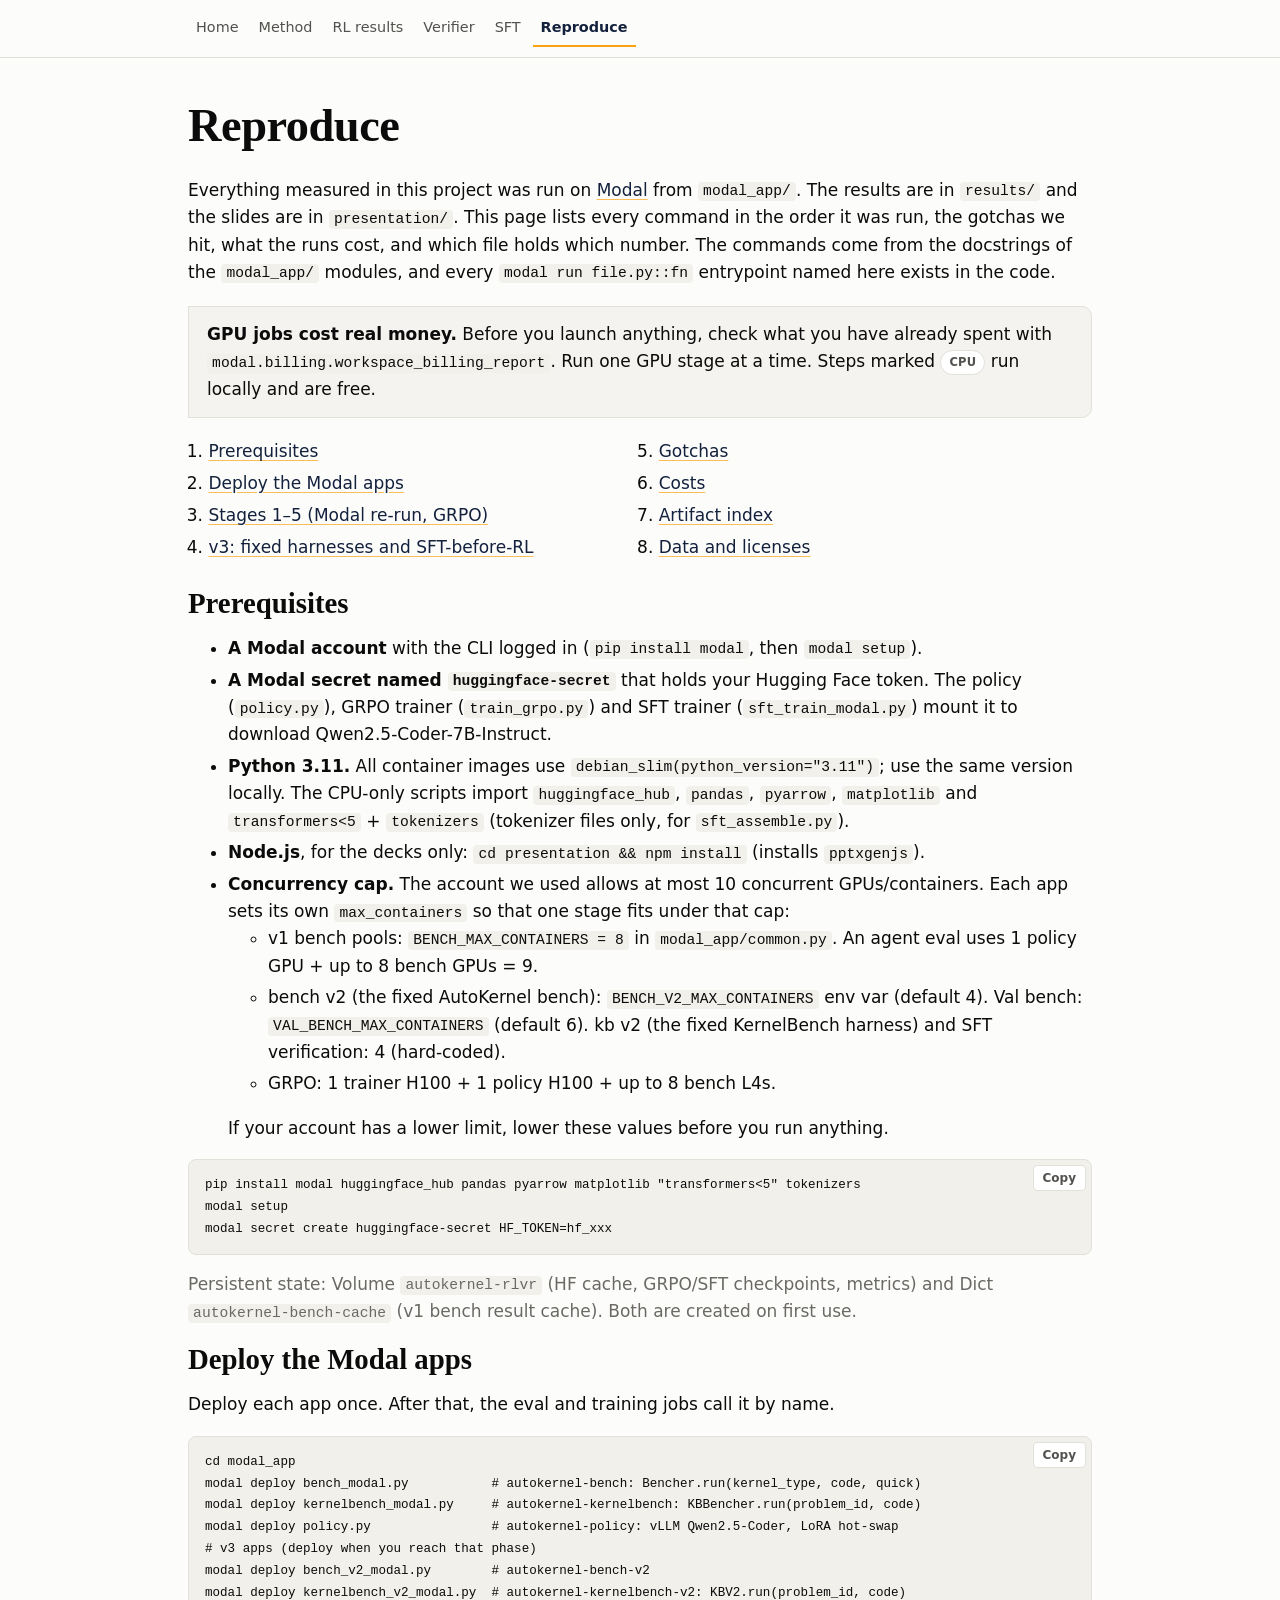
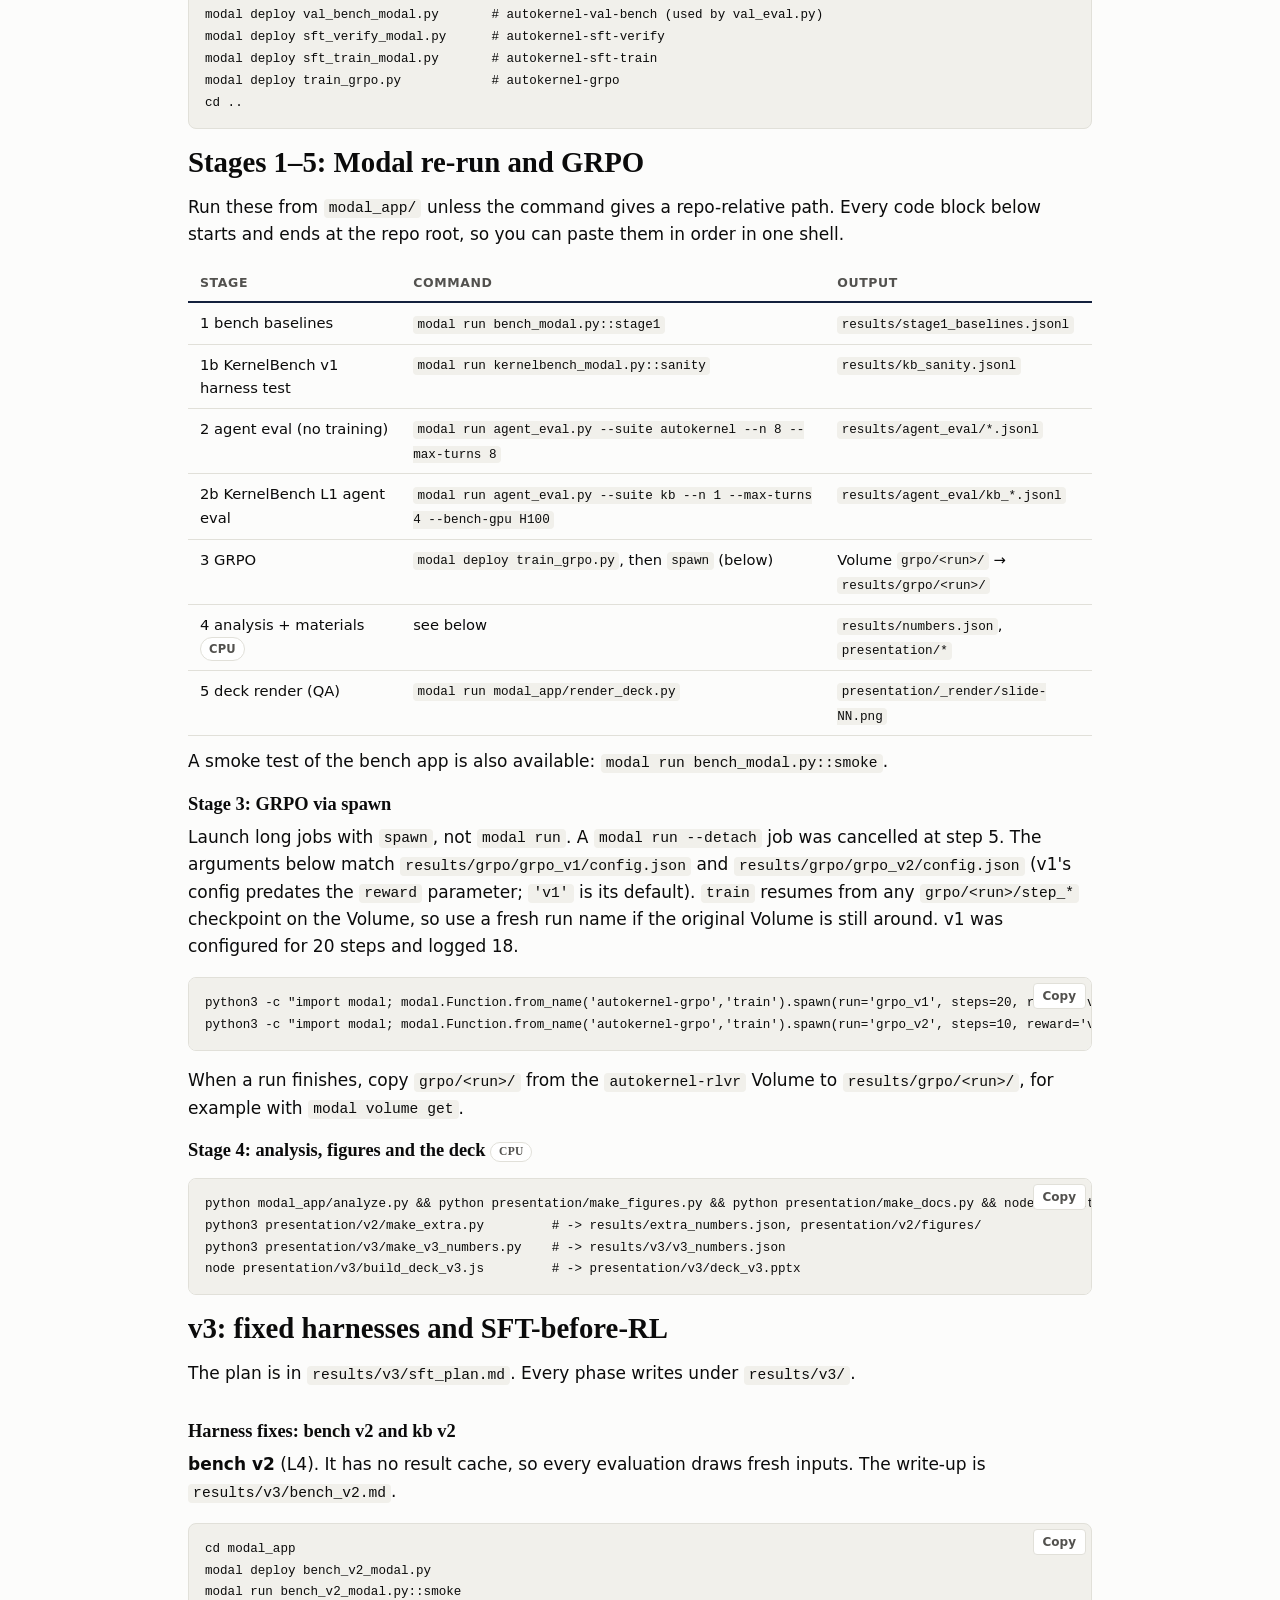
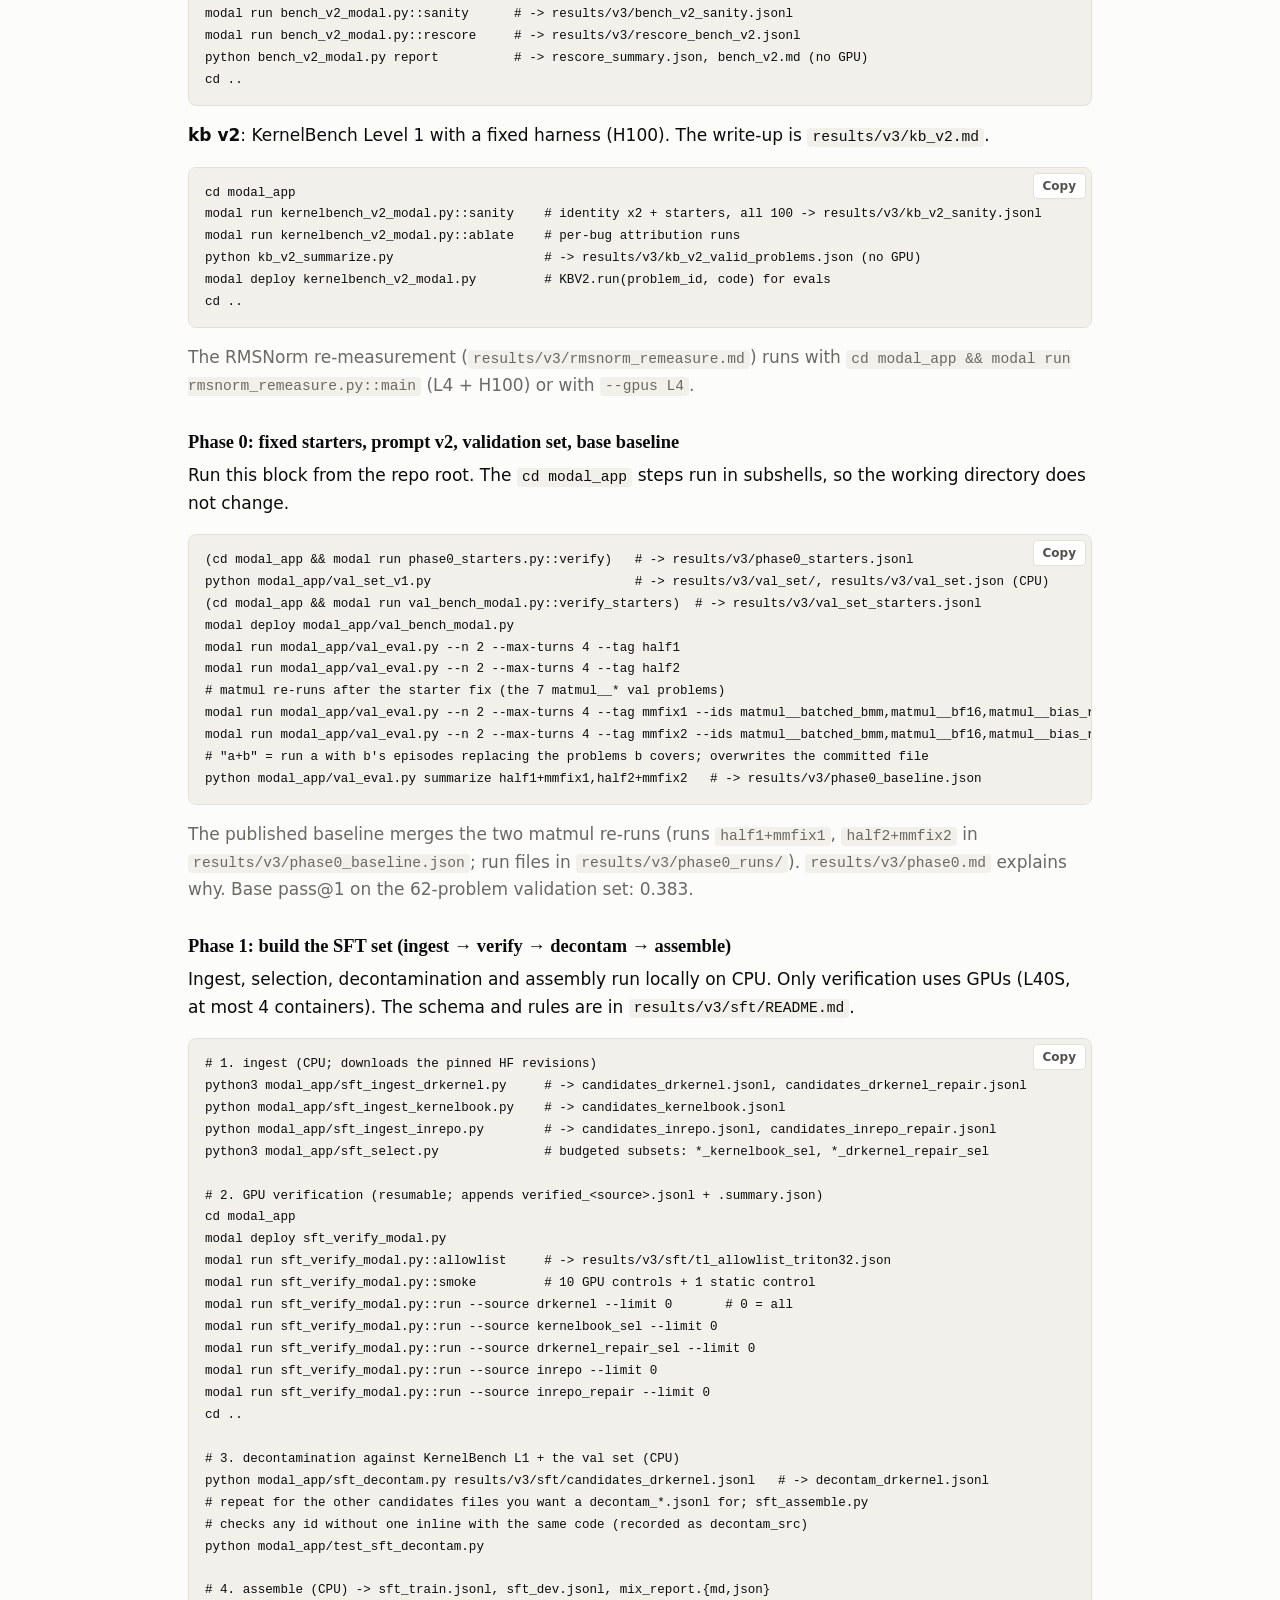
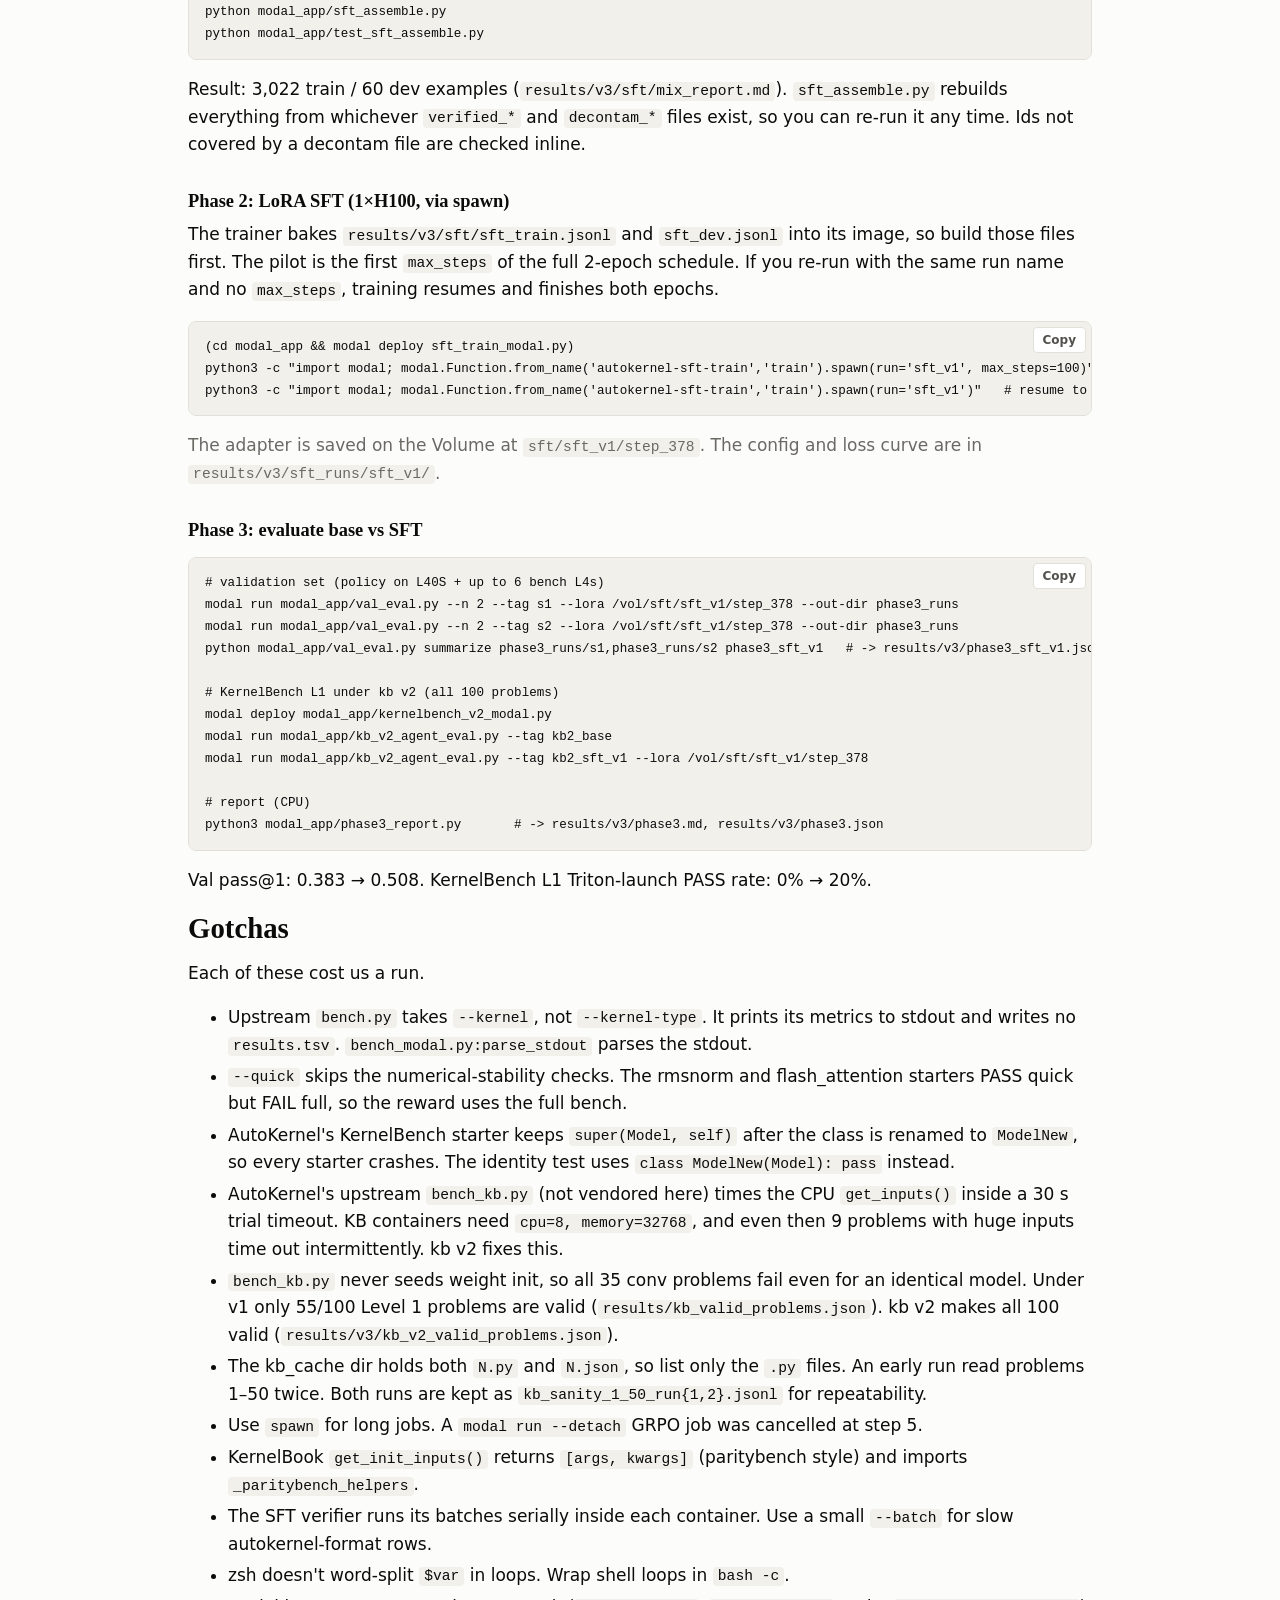
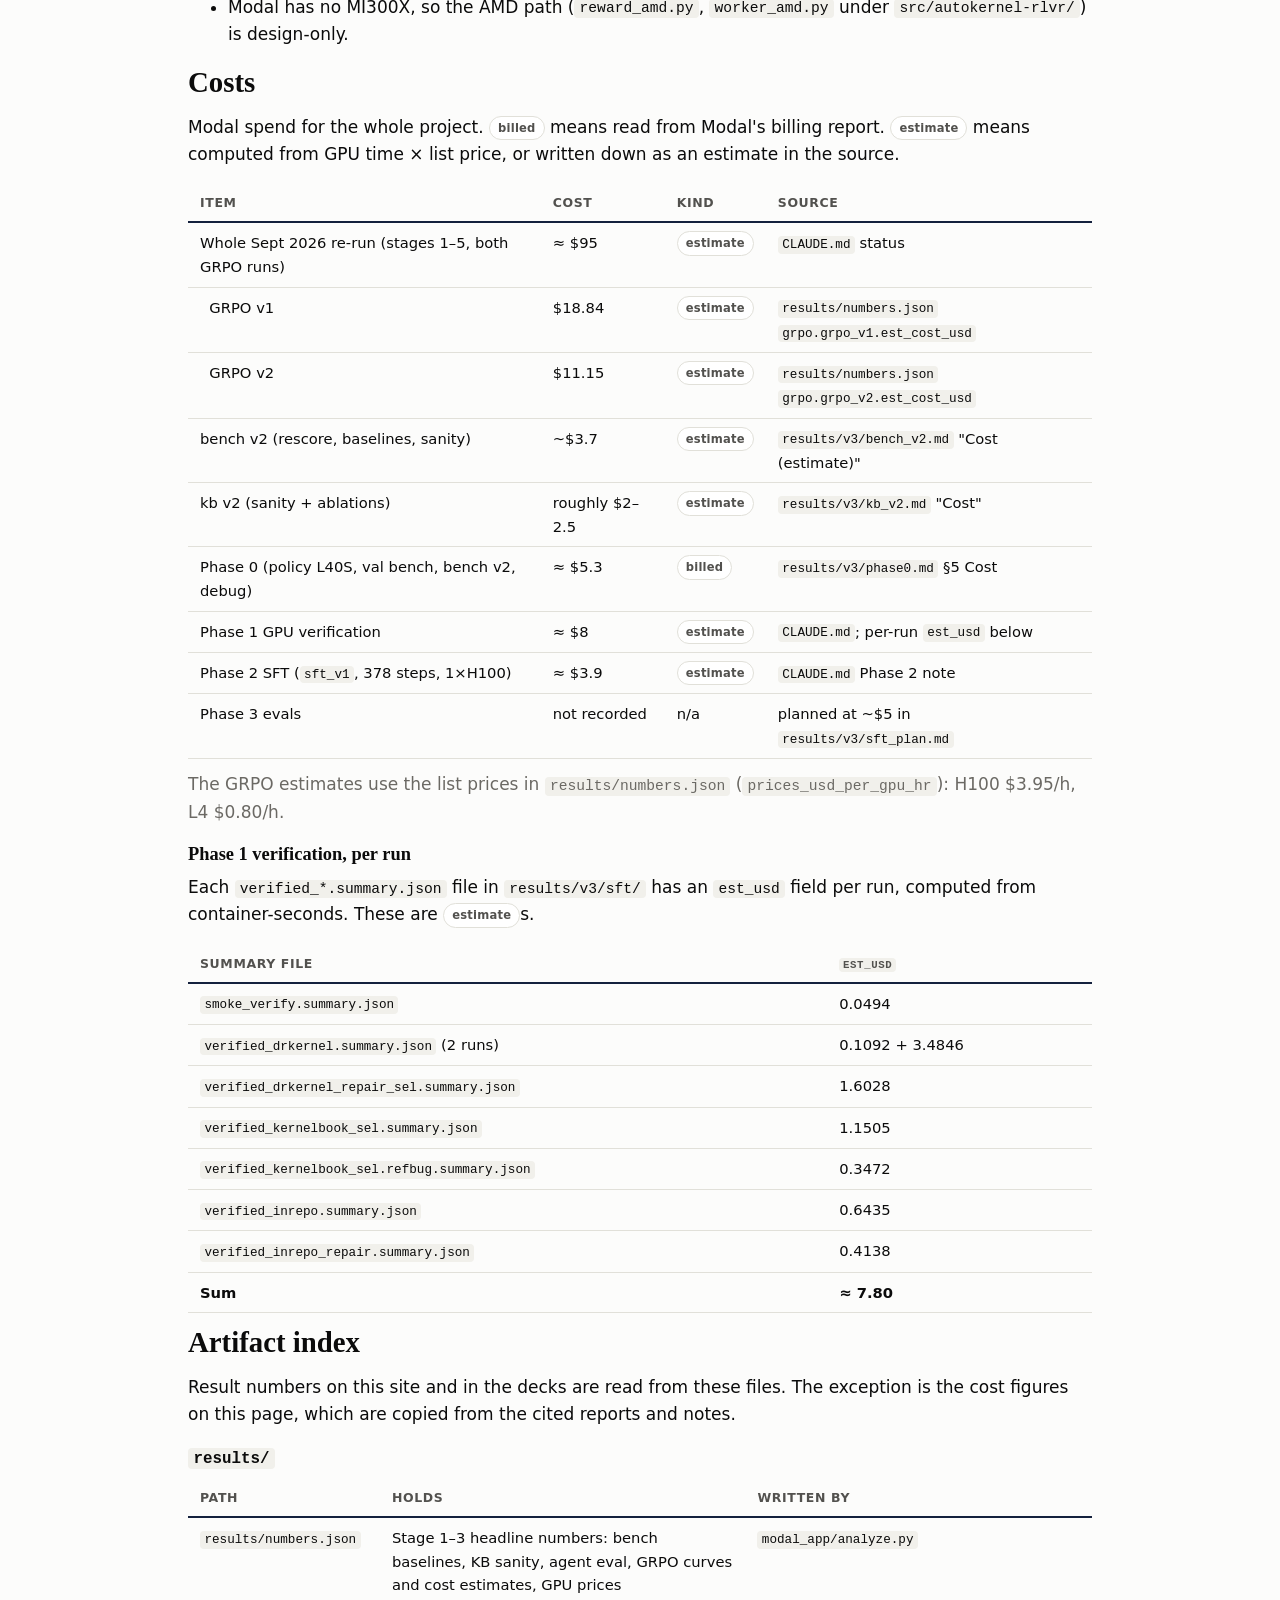
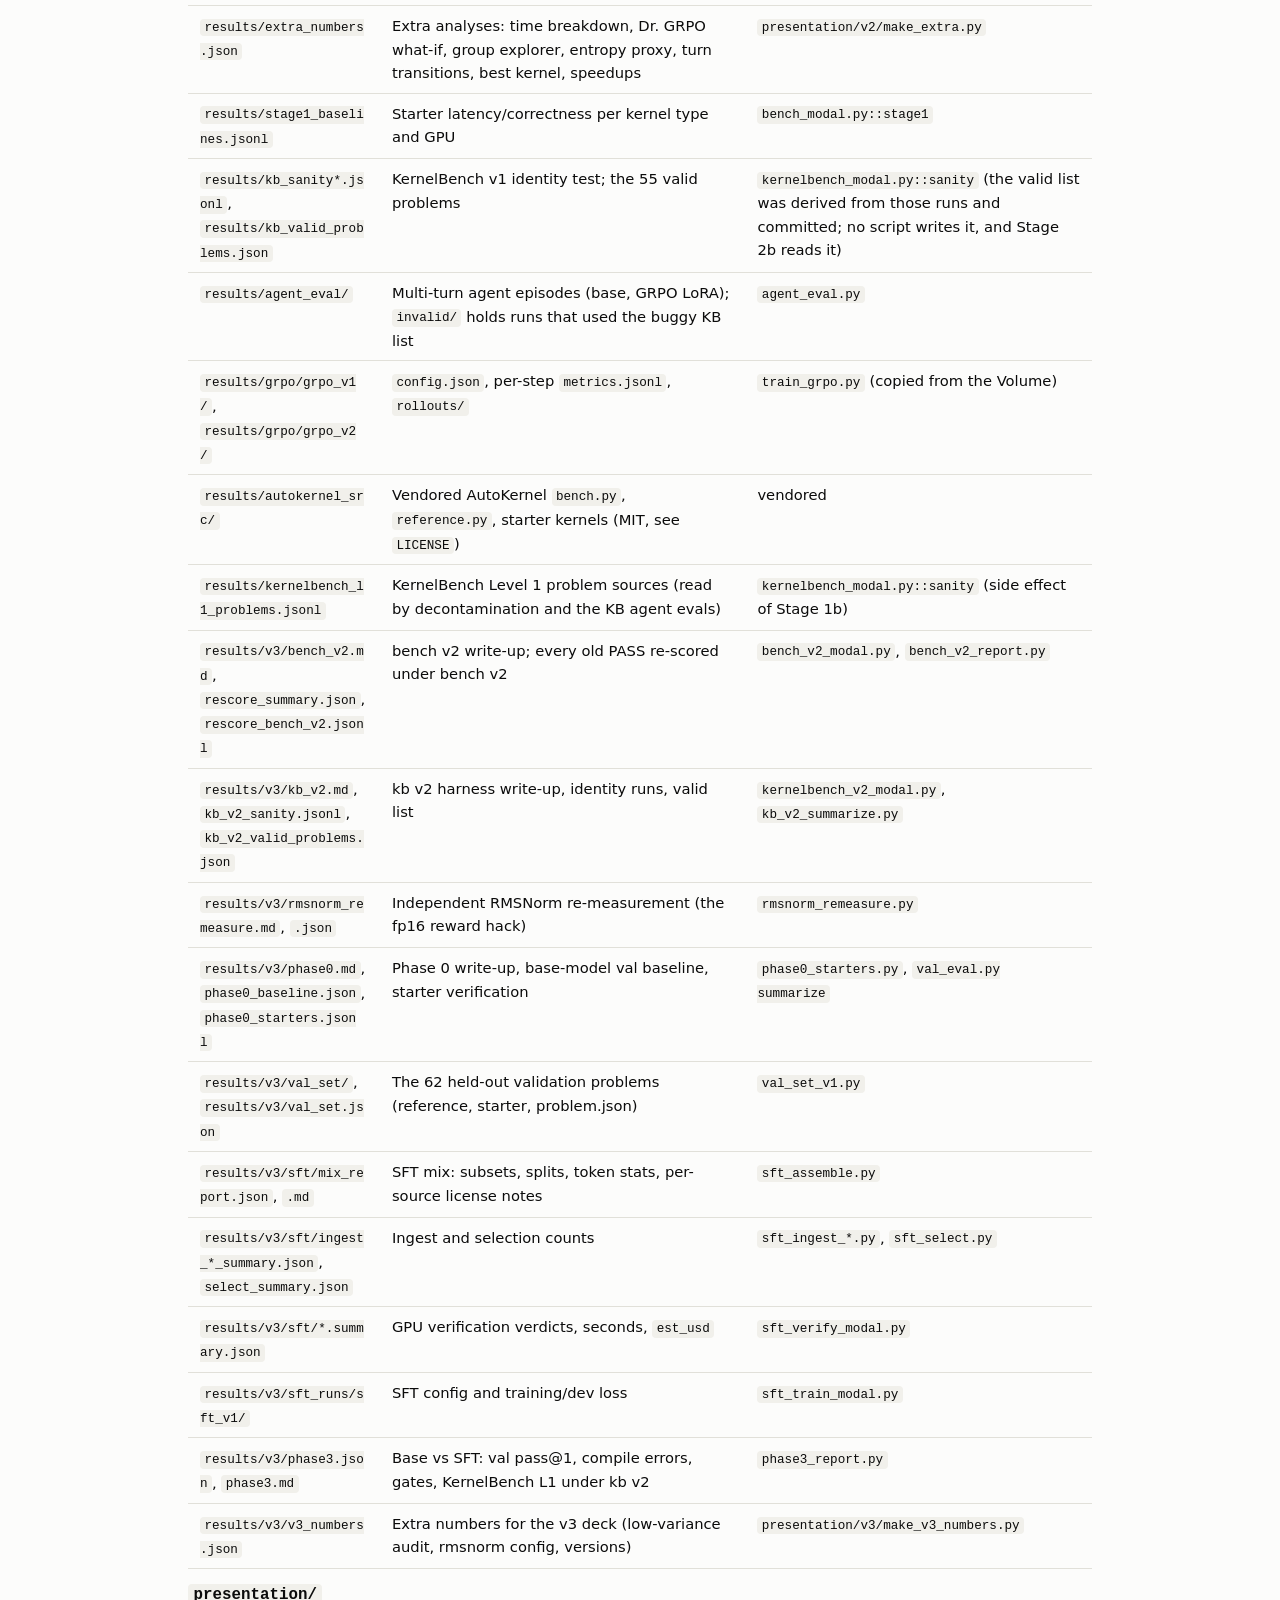
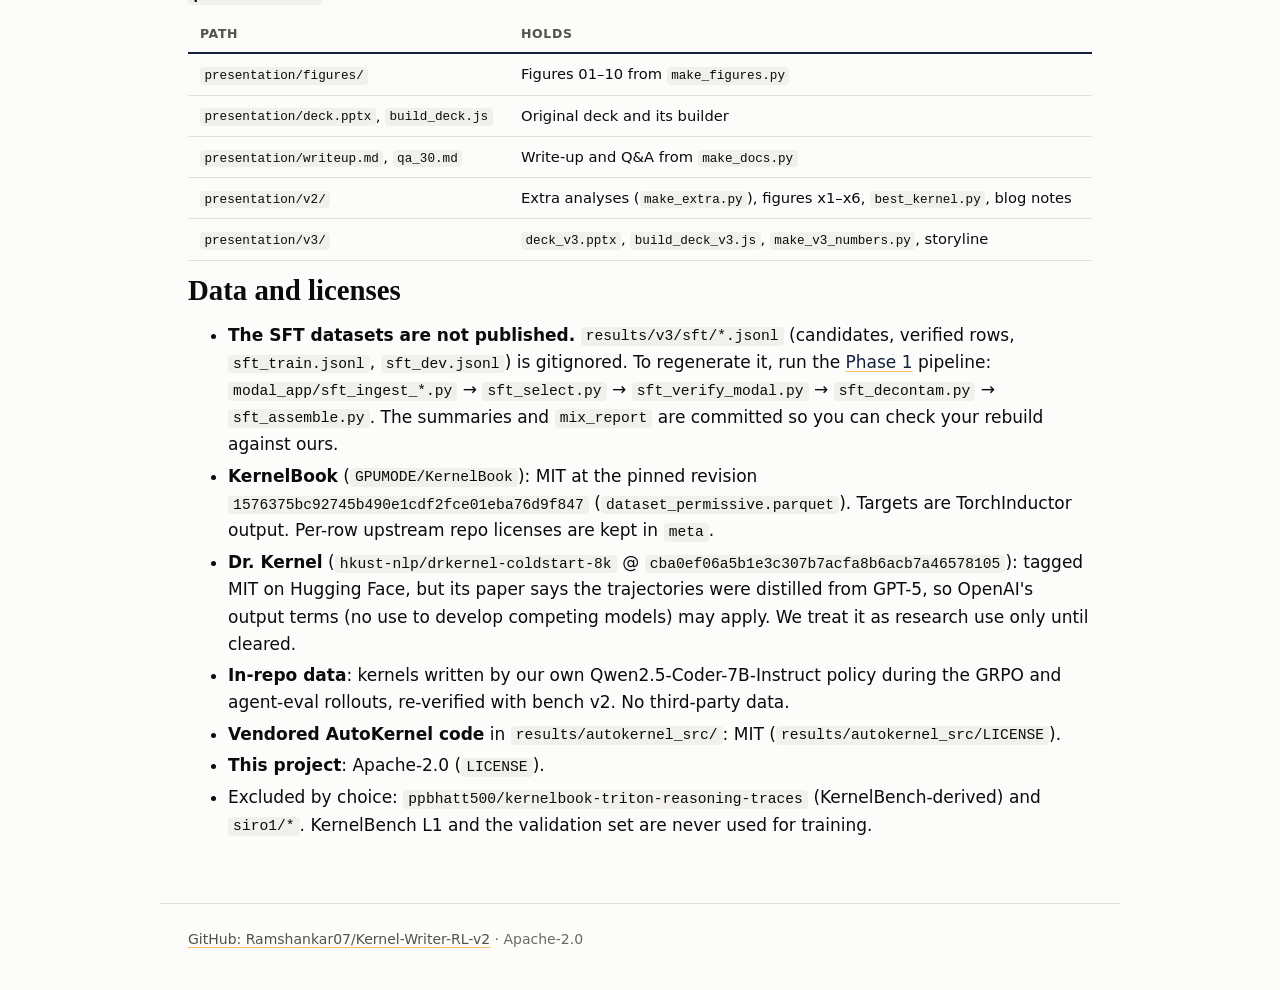
<file: docs/reproduce.html>
<!doctype html>
<html lang="en">
<head>
<meta charset="utf-8">
<meta name="viewport" content="width=device-width, initial-scale=1">
<title>Reproduce · Kernel-Writer-RL-v2</title>
<meta name="description" content="How to re-run every stage of Kernel-Writer-RL-v2 on Modal: prerequisites, commands, gotchas, costs, artifact index, data and licenses.">
<link rel="stylesheet" href="assets/site.css">
<style>
  /* page-local: copy buttons, scrollable tables, small layout helpers */
  .codewrap { position: relative; }
  .codewrap pre { padding-right: 4.5rem; }
  .copy-btn {
    position: absolute; top: 6px; right: 6px;
    font: 600 12px/1 system-ui, sans-serif; padding: 6px 9px;
    border: 1px solid var(--hairline); border-radius: 4px;
    background: var(--card); color: var(--ink-2); cursor: pointer;
  }
  .copy-btn:hover, .copy-btn:focus-visible { background: var(--accent); border-color: var(--accent); color: var(--on-accent); }
  .table-wrap { overflow-x: auto; -webkit-overflow-scrolling: touch; margin: 12px 0; }
  .table-wrap table.data { min-width: 560px; }
  .phase { margin-top: 2rem; }
  td code, li code, p code { overflow-wrap: anywhere; }
</style>
</head>
<body>
<a class="skip" href="#main">Skip to content</a>
<header class="site-header">
  <nav class="nav" aria-label="Site">
    <a href="index.html">Home</a>
    <a href="method.html">Method</a>
    <a href="rl.html">RL results</a>
    <a href="verifier.html">Verifier</a>
    <a href="sft.html">SFT</a>
    <a href="reproduce.html" aria-current="page">Reproduce</a>
  </nav>
</header>

<main id="main">
<h1>Reproduce</h1>
<p>Everything measured in this project was run on <a href="https://modal.com">Modal</a> from <code>modal_app/</code>.
The results are in <code>results/</code> and the slides are in <code>presentation/</code>.
This page lists every command in the order it was run, the gotchas we hit, what the runs cost, and which file holds which number.
The commands come from the docstrings of the <code>modal_app/</code> modules, and every <code>modal run file.py::fn</code> entrypoint named here exists in the code.</p>

<div class="callout">
  <strong>GPU jobs cost real money.</strong> Before you launch anything, check what you have already spent with
  <code>modal.billing.workspace_billing_report</code>. Run one GPU stage at a time. Steps marked <span class="tag">CPU</span> run locally and are free.
</div>

<ol class="toc">
  <li><a href="#prereqs">Prerequisites</a></li>
  <li><a href="#deploy">Deploy the Modal apps</a></li>
  <li><a href="#v1">Stages 1–5 (Modal re-run, GRPO)</a></li>
  <li><a href="#v3">v3: fixed harnesses and SFT-before-RL</a></li>
  <li><a href="#gotchas">Gotchas</a></li>
  <li><a href="#costs">Costs</a></li>
  <li><a href="#artifacts">Artifact index</a></li>
  <li><a href="#data">Data and licenses</a></li>
</ol>

<h2 id="prereqs">Prerequisites</h2>
<ul>
  <li><strong>A Modal account</strong> with the CLI logged in (<code>pip install modal</code>, then <code>modal setup</code>).</li>
  <li><strong>A Modal secret named <code>huggingface-secret</code></strong> that holds your Hugging Face token. The policy (<code>policy.py</code>), GRPO trainer (<code>train_grpo.py</code>) and SFT trainer (<code>sft_train_modal.py</code>) mount it to download Qwen2.5-Coder-7B-Instruct.</li>
  <li><strong>Python 3.11.</strong> All container images use <code>debian_slim(python_version="3.11")</code>; use the same version locally. The CPU-only scripts import
    <code>huggingface_hub</code>, <code>pandas</code>, <code>pyarrow</code>, <code>matplotlib</code> and <code>transformers&lt;5</code> + <code>tokenizers</code> (tokenizer files only, for <code>sft_assemble.py</code>).</li>
  <li><strong>Node.js</strong>, for the decks only: <code>cd presentation &amp;&amp; npm install</code> (installs <code>pptxgenjs</code>).</li>
  <li><strong>Concurrency cap.</strong> The account we used allows at most 10 concurrent GPUs/containers. Each app sets its own <code>max_containers</code> so that one stage fits under that cap:
    <ul>
      <li>v1 bench pools: <code>BENCH_MAX_CONTAINERS = 8</code> in <code>modal_app/common.py</code>. An agent eval uses 1 policy GPU + up to 8 bench GPUs = 9.</li>
      <li>bench v2 (the fixed AutoKernel bench): <code>BENCH_V2_MAX_CONTAINERS</code> env var (default 4). Val bench: <code>VAL_BENCH_MAX_CONTAINERS</code> (default 6). kb v2 (the fixed KernelBench harness) and SFT verification: 4 (hard-coded).</li>
      <li>GRPO: 1 trainer H100 + 1 policy H100 + up to 8 bench L4s.</li>
    </ul>
    If your account has a lower limit, lower these values before you run anything.
  </li>
</ul>
<div class="codewrap"><pre><code>pip install modal huggingface_hub pandas pyarrow matplotlib "transformers&lt;5" tokenizers
modal setup
modal secret create huggingface-secret HF_TOKEN=hf_xxx</code></pre></div>
<p class="muted">Persistent state: Volume <code>autokernel-rlvr</code> (HF cache, GRPO/SFT checkpoints, metrics) and Dict <code>autokernel-bench-cache</code> (v1 bench result cache). Both are created on first use.</p>

<h2 id="deploy">Deploy the Modal apps</h2>
<p>Deploy each app once. After that, the eval and training jobs call it by name.</p>
<div class="codewrap"><pre><code>cd modal_app
modal deploy bench_modal.py           # autokernel-bench: Bencher.run(kernel_type, code, quick)
modal deploy kernelbench_modal.py     # autokernel-kernelbench: KBBencher.run(problem_id, code)
modal deploy policy.py                # autokernel-policy: vLLM Qwen2.5-Coder, LoRA hot-swap
# v3 apps (deploy when you reach that phase)
modal deploy bench_v2_modal.py        # autokernel-bench-v2
modal deploy kernelbench_v2_modal.py  # autokernel-kernelbench-v2: KBV2.run(problem_id, code)
modal deploy val_bench_modal.py       # autokernel-val-bench (used by val_eval.py)
modal deploy sft_verify_modal.py      # autokernel-sft-verify
modal deploy sft_train_modal.py       # autokernel-sft-train
modal deploy train_grpo.py            # autokernel-grpo
cd ..</code></pre></div>

<h2 id="v1">Stages 1–5: Modal re-run and GRPO</h2>
<p>Run these from <code>modal_app/</code> unless the command gives a repo-relative path. Every code block below starts and ends at the repo root, so you can paste them in order in one shell.</p>
<div class="table-wrap">
<table class="data">
  <thead><tr><th>Stage</th><th>Command</th><th>Output</th></tr></thead>
  <tbody>
    <tr><td>1 bench baselines</td><td><code>modal run bench_modal.py::stage1</code></td><td><code>results/stage1_baselines.jsonl</code></td></tr>
    <tr><td>1b KernelBench v1 harness test</td><td><code>modal run kernelbench_modal.py::sanity</code></td><td><code>results/kb_sanity.jsonl</code></td></tr>
    <tr><td>2 agent eval (no training)</td><td><code>modal run agent_eval.py --suite autokernel --n 8 --max-turns 8</code></td><td><code>results/agent_eval/*.jsonl</code></td></tr>
    <tr><td>2b KernelBench L1 agent eval</td><td><code>modal run agent_eval.py --suite kb --n 1 --max-turns 4 --bench-gpu H100</code></td><td><code>results/agent_eval/kb_*.jsonl</code></td></tr>
    <tr><td>3 GRPO</td><td><code>modal deploy train_grpo.py</code>, then <code>spawn</code> (below)</td><td>Volume <code>grpo/&lt;run&gt;/</code> → <code>results/grpo/&lt;run&gt;/</code></td></tr>
    <tr><td>4 analysis + materials <span class="tag">CPU</span></td><td>see below</td><td><code>results/numbers.json</code>, <code>presentation/*</code></td></tr>
    <tr><td>5 deck render (QA)</td><td><code>modal run modal_app/render_deck.py</code></td><td><code>presentation/_render/slide-NN.png</code></td></tr>
  </tbody>
</table>
</div>
<p>A smoke test of the bench app is also available: <code>modal run bench_modal.py::smoke</code>.</p>

<h3>Stage 3: GRPO via spawn</h3>
<p>Launch long jobs with <code>spawn</code>, not <code>modal run</code>. A <code>modal run --detach</code> job was cancelled at step 5.
The arguments below match <code>results/grpo/grpo_v1/config.json</code> and <code>results/grpo/grpo_v2/config.json</code> (v1's config predates the <code>reward</code> parameter; <code>'v1'</code> is its default). <code>train</code> resumes from any <code>grpo/&lt;run&gt;/step_*</code> checkpoint on the Volume, so use a fresh run name if the original Volume is still around.
v1 was configured for 20 steps and logged <span data-k="numbers.json:grpo.grpo_v1.steps" data-fmt="int">18</span>.</p>
<div class="codewrap"><pre><code>python3 -c "import modal; modal.Function.from_name('autokernel-grpo','train').spawn(run='grpo_v1', steps=20, reward='v1')"
python3 -c "import modal; modal.Function.from_name('autokernel-grpo','train').spawn(run='grpo_v2', steps=10, reward='v2', adv_min_std=0.02)"</code></pre></div>
<p>When a run finishes, copy <code>grpo/&lt;run&gt;/</code> from the <code>autokernel-rlvr</code> Volume to <code>results/grpo/&lt;run&gt;/</code>, for example with <code>modal volume get</code>.</p>

<h3>Stage 4: analysis, figures and the deck <span class="tag">CPU</span></h3>
<div class="codewrap"><pre><code>python modal_app/analyze.py &amp;&amp; python presentation/make_figures.py &amp;&amp; python presentation/make_docs.py &amp;&amp; node presentation/build_deck.js
python3 presentation/v2/make_extra.py         # -> results/extra_numbers.json, presentation/v2/figures/
python3 presentation/v3/make_v3_numbers.py    # -> results/v3/v3_numbers.json
node presentation/v3/build_deck_v3.js         # -> presentation/v3/deck_v3.pptx</code></pre></div>

<h2 id="v3">v3: fixed harnesses and SFT-before-RL</h2>
<p>The plan is in <code>results/v3/sft_plan.md</code>. Every phase writes under <code>results/v3/</code>.</p>

<section class="phase">
<h3>Harness fixes: bench v2 and kb v2</h3>
<p><strong>bench v2</strong> (L4). It has no result cache, so every evaluation draws fresh inputs. The write-up is <code>results/v3/bench_v2.md</code>.</p>
<div class="codewrap"><pre><code>cd modal_app
modal deploy bench_v2_modal.py
modal run bench_v2_modal.py::smoke
modal run bench_v2_modal.py::sanity      # -> results/v3/bench_v2_sanity.jsonl
modal run bench_v2_modal.py::rescore     # -> results/v3/rescore_bench_v2.jsonl
python bench_v2_modal.py report          # -> rescore_summary.json, bench_v2.md (no GPU)
cd ..</code></pre></div>
<p><strong>kb v2</strong>: KernelBench Level 1 with a fixed harness (H100). The write-up is <code>results/v3/kb_v2.md</code>.</p>
<div class="codewrap"><pre><code>cd modal_app
modal run kernelbench_v2_modal.py::sanity    # identity x2 + starters, all 100 -> results/v3/kb_v2_sanity.jsonl
modal run kernelbench_v2_modal.py::ablate    # per-bug attribution runs
python kb_v2_summarize.py                    # -> results/v3/kb_v2_valid_problems.json (no GPU)
modal deploy kernelbench_v2_modal.py         # KBV2.run(problem_id, code) for evals
cd ..</code></pre></div>
<p class="muted">The RMSNorm re-measurement (<code>results/v3/rmsnorm_remeasure.md</code>) runs with <code>cd modal_app &amp;&amp; modal run rmsnorm_remeasure.py::main</code> (L4 + H100) or with <code>--gpus L4</code>.</p>
</section>

<section class="phase">
<h3>Phase 0: fixed starters, prompt v2, validation set, base baseline</h3>
<p>Run this block from the repo root. The <code>cd modal_app</code> steps run in subshells, so the working directory does not change.</p>
<div class="codewrap"><pre><code>(cd modal_app &amp;&amp; modal run phase0_starters.py::verify)   # -> results/v3/phase0_starters.jsonl
python modal_app/val_set_v1.py                           # -> results/v3/val_set/, results/v3/val_set.json (CPU)
(cd modal_app &amp;&amp; modal run val_bench_modal.py::verify_starters)  # -> results/v3/val_set_starters.jsonl
modal deploy modal_app/val_bench_modal.py
modal run modal_app/val_eval.py --n 2 --max-turns 4 --tag half1
modal run modal_app/val_eval.py --n 2 --max-turns 4 --tag half2
# matmul re-runs after the starter fix (the 7 matmul__* val problems)
modal run modal_app/val_eval.py --n 2 --max-turns 4 --tag mmfix1 --ids matmul__batched_bmm,matmul__bf16,matmul__bias_relu,matmul__fp32_exact,matmul__linear_xwT,matmul__nonpow2,matmul__skinny_M
modal run modal_app/val_eval.py --n 2 --max-turns 4 --tag mmfix2 --ids matmul__batched_bmm,matmul__bf16,matmul__bias_relu,matmul__fp32_exact,matmul__linear_xwT,matmul__nonpow2,matmul__skinny_M
# "a+b" = run a with b's episodes replacing the problems b covers; overwrites the committed file
python modal_app/val_eval.py summarize half1+mmfix1,half2+mmfix2   # -> results/v3/phase0_baseline.json</code></pre></div>
<p class="muted">The published baseline merges the two matmul re-runs (runs <code>half1+mmfix1</code>, <code>half2+mmfix2</code> in <code>results/v3/phase0_baseline.json</code>; run files in <code>results/v3/phase0_runs/</code>). <code>results/v3/phase0.md</code> explains why.
Base pass@1 on the 62-problem validation set: <span data-k="phase3.json:val.base.pass@1" data-fmt="f3">0.383</span>.</p>
</section>

<section class="phase">
<h3>Phase 1: build the SFT set (ingest → verify → decontam → assemble)</h3>
<p>Ingest, selection, decontamination and assembly run locally on CPU. Only verification uses GPUs (L40S, at most 4 containers). The schema and rules are in <code>results/v3/sft/README.md</code>.</p>
<div class="codewrap"><pre><code># 1. ingest (CPU; downloads the pinned HF revisions)
python3 modal_app/sft_ingest_drkernel.py     # -> candidates_drkernel.jsonl, candidates_drkernel_repair.jsonl
python modal_app/sft_ingest_kernelbook.py    # -> candidates_kernelbook.jsonl
python modal_app/sft_ingest_inrepo.py        # -> candidates_inrepo.jsonl, candidates_inrepo_repair.jsonl
python3 modal_app/sft_select.py              # budgeted subsets: *_kernelbook_sel, *_drkernel_repair_sel

# 2. GPU verification (resumable; appends verified_&lt;source&gt;.jsonl + .summary.json)
cd modal_app
modal deploy sft_verify_modal.py
modal run sft_verify_modal.py::allowlist     # -> results/v3/sft/tl_allowlist_triton32.json
modal run sft_verify_modal.py::smoke         # 10 GPU controls + 1 static control
modal run sft_verify_modal.py::run --source drkernel --limit 0       # 0 = all
modal run sft_verify_modal.py::run --source kernelbook_sel --limit 0
modal run sft_verify_modal.py::run --source drkernel_repair_sel --limit 0
modal run sft_verify_modal.py::run --source inrepo --limit 0
modal run sft_verify_modal.py::run --source inrepo_repair --limit 0
cd ..

# 3. decontamination against KernelBench L1 + the val set (CPU)
python modal_app/sft_decontam.py results/v3/sft/candidates_drkernel.jsonl   # -> decontam_drkernel.jsonl
# repeat for the other candidates files you want a decontam_*.jsonl for; sft_assemble.py
# checks any id without one inline with the same code (recorded as decontam_src)
python modal_app/test_sft_decontam.py

# 4. assemble (CPU) -> sft_train.jsonl, sft_dev.jsonl, mix_report.{md,json}
python modal_app/sft_assemble.py
python modal_app/test_sft_assemble.py</code></pre></div>
<p>Result: <span data-k="mix_report.json:splits.train.examples" data-fmt="int">3,022</span> train / <span data-k="mix_report.json:splits.dev.examples" data-fmt="int">60</span> dev examples (<code>results/v3/sft/mix_report.md</code>).
<code>sft_assemble.py</code> rebuilds everything from whichever <code>verified_*</code> and <code>decontam_*</code> files exist, so you can re-run it any time. Ids not covered by a decontam file are checked inline.</p>
</section>

<section class="phase">
<h3>Phase 2: LoRA SFT (1×H100, via spawn)</h3>
<p>The trainer bakes <code>results/v3/sft/sft_train.jsonl</code> and <code>sft_dev.jsonl</code> into its image, so build those files first.
The pilot is the first <code>max_steps</code> of the full 2-epoch schedule. If you re-run with the same run name and no <code>max_steps</code>, training resumes and finishes both epochs.</p>
<div class="codewrap"><pre><code>(cd modal_app &amp;&amp; modal deploy sft_train_modal.py)
python3 -c "import modal; modal.Function.from_name('autokernel-sft-train','train').spawn(run='sft_v1', max_steps=100)"
python3 -c "import modal; modal.Function.from_name('autokernel-sft-train','train').spawn(run='sft_v1')"   # resume to the end</code></pre></div>
<p class="muted">The adapter is saved on the Volume at <code>sft/sft_v1/step_378</code>. The config and loss curve are in <code>results/v3/sft_runs/sft_v1/</code>.</p>
</section>

<section class="phase">
<h3>Phase 3: evaluate base vs SFT</h3>
<div class="codewrap"><pre><code># validation set (policy on L40S + up to 6 bench L4s)
modal run modal_app/val_eval.py --n 2 --tag s1 --lora /vol/sft/sft_v1/step_378 --out-dir phase3_runs
modal run modal_app/val_eval.py --n 2 --tag s2 --lora /vol/sft/sft_v1/step_378 --out-dir phase3_runs
python modal_app/val_eval.py summarize phase3_runs/s1,phase3_runs/s2 phase3_sft_v1   # -> results/v3/phase3_sft_v1.json

# KernelBench L1 under kb v2 (all 100 problems)
modal deploy modal_app/kernelbench_v2_modal.py
modal run modal_app/kb_v2_agent_eval.py --tag kb2_base
modal run modal_app/kb_v2_agent_eval.py --tag kb2_sft_v1 --lora /vol/sft/sft_v1/step_378

# report (CPU)
python3 modal_app/phase3_report.py       # -> results/v3/phase3.md, results/v3/phase3.json</code></pre></div>
<p>Val pass@1: <span data-k="phase3.json:val.base.pass@1" data-fmt="f3">0.383</span> → <span data-k="phase3.json:val.sft.pass@1" data-fmt="f3">0.508</span>.
KernelBench L1 Triton-launch PASS rate: <span data-k="phase3.json:kernelbench.kb2_base.fast_0_triton" data-fmt="pct0">0%</span> → <span data-k="phase3.json:kernelbench.kb2_sft_v1.fast_0_triton" data-fmt="pct0">20%</span>.</p>
</section>

<h2 id="gotchas">Gotchas</h2>
<p>Each of these cost us a run.</p>
<ul>
  <li>Upstream <code>bench.py</code> takes <code>--kernel</code>, not <code>--kernel-type</code>. It prints its metrics to stdout and writes no <code>results.tsv</code>. <code>bench_modal.py:parse_stdout</code> parses the stdout.</li>
  <li><code>--quick</code> skips the numerical-stability checks. The rmsnorm and flash_attention starters PASS quick but FAIL full, so the reward uses the full bench.</li>
  <li>AutoKernel's KernelBench starter keeps <code>super(Model, self)</code> after the class is renamed to <code>ModelNew</code>, so every starter crashes. The identity test uses <code>class ModelNew(Model): pass</code> instead.</li>
  <li>AutoKernel's upstream <code>bench_kb.py</code> (not vendored here) times the CPU <code>get_inputs()</code> inside a 30 s trial timeout. KB containers need <code>cpu=8, memory=32768</code>, and even then 9 problems with huge inputs time out intermittently. kb v2 fixes this.</li>
  <li><code>bench_kb.py</code> never seeds weight init, so all 35 conv problems fail even for an identical model. Under v1 only 55/100 Level 1 problems are valid (<code>results/kb_valid_problems.json</code>). kb v2 makes all 100 valid (<code>results/v3/kb_v2_valid_problems.json</code>).</li>
  <li>The kb_cache dir holds both <code>N.py</code> and <code>N.json</code>, so list only the <code>.py</code> files. An early run read problems 1–50 twice. Both runs are kept as <code>kb_sanity_1_50_run{1,2}.jsonl</code> for repeatability.</li>
  <li>Use <code>spawn</code> for long jobs. A <code>modal run --detach</code> GRPO job was cancelled at step 5.</li>
  <li>KernelBook <code>get_init_inputs()</code> returns <code>[args, kwargs]</code> (paritybench style) and imports <code>_paritybench_helpers</code>.</li>
  <li>The SFT verifier runs its batches serially inside each container. Use a small <code>--batch</code> for slow autokernel-format rows.</li>
  <li>zsh doesn't word-split <code>$var</code> in loops. Wrap shell loops in <code>bash -c</code>.</li>
  <li>Modal has no MI300X, so the AMD path (<code>reward_amd.py</code>, <code>worker_amd.py</code> under <code>src/autokernel-rlvr/</code>) is design-only.</li>
</ul>

<h2 id="costs">Costs</h2>
<p>Modal spend for the whole project. <span class="tag">billed</span> means read from Modal's billing report. <span class="tag">estimate</span> means computed from GPU time × list price, or written down as an estimate in the source.</p>
<div class="table-wrap">
<table class="data">
  <thead><tr><th>Item</th><th>Cost</th><th>Kind</th><th>Source</th></tr></thead>
  <tbody>
    <tr><td>Whole Sept 2026 re-run (stages 1–5, both GRPO runs)</td><td>≈ $95</td><td><span class="tag">estimate</span></td><td><code>CLAUDE.md</code> status</td></tr>
    <tr><td>&nbsp;&nbsp;GRPO v1</td><td>$<span data-k="numbers.json:grpo.grpo_v1.est_cost_usd" data-fmt="f2">18.84</span></td><td><span class="tag">estimate</span></td><td><code>results/numbers.json</code> <code>grpo.grpo_v1.est_cost_usd</code></td></tr>
    <tr><td>&nbsp;&nbsp;GRPO v2</td><td>$<span data-k="numbers.json:grpo.grpo_v2.est_cost_usd" data-fmt="f2">11.15</span></td><td><span class="tag">estimate</span></td><td><code>results/numbers.json</code> <code>grpo.grpo_v2.est_cost_usd</code></td></tr>
    <tr><td>bench v2 (rescore, baselines, sanity)</td><td>~$3.7</td><td><span class="tag">estimate</span></td><td><code>results/v3/bench_v2.md</code> "Cost (estimate)"</td></tr>
    <tr><td>kb v2 (sanity + ablations)</td><td>roughly $2–2.5</td><td><span class="tag">estimate</span></td><td><code>results/v3/kb_v2.md</code> "Cost"</td></tr>
    <tr><td>Phase 0 (policy L40S, val bench, bench v2, debug)</td><td>≈ $5.3</td><td><span class="tag">billed</span></td><td><code>results/v3/phase0.md</code> §5 Cost</td></tr>
    <tr><td>Phase 1 GPU verification</td><td>≈ $8</td><td><span class="tag">estimate</span></td><td><code>CLAUDE.md</code>; per-run <code>est_usd</code> below</td></tr>
    <tr><td>Phase 2 SFT (<code>sft_v1</code>, 378 steps, 1×H100)</td><td>≈ $3.9</td><td><span class="tag">estimate</span></td><td><code>CLAUDE.md</code> Phase 2 note</td></tr>
    <tr><td>Phase 3 evals</td><td>not recorded</td><td>n/a</td><td>planned at ~$5 in <code>results/v3/sft_plan.md</code></td></tr>
  </tbody>
</table>
</div>
<p class="muted">The GRPO estimates use the list prices in <code>results/numbers.json</code> (<code>prices_usd_per_gpu_hr</code>):
H100 $<span data-k="numbers.json:prices_usd_per_gpu_hr.H100" data-fmt="f2">3.95</span>/h,
L4 $<span data-k="numbers.json:prices_usd_per_gpu_hr.L4" data-fmt="f2">0.80</span>/h.</p>

<h3>Phase 1 verification, per run</h3>
<p>Each <code>verified_*.summary.json</code> file in <code>results/v3/sft/</code> has an <code>est_usd</code> field per run, computed from container-seconds. These are <span class="tag">estimate</span>s.</p>
<div class="table-wrap">
<table class="data">
  <thead><tr><th>Summary file</th><th><code>est_usd</code></th></tr></thead>
  <tbody>
    <tr><td><code>smoke_verify.summary.json</code></td><td>0.0494</td></tr>
    <tr><td><code>verified_drkernel.summary.json</code> (2 runs)</td><td>0.1092 + 3.4846</td></tr>
    <tr><td><code>verified_drkernel_repair_sel.summary.json</code></td><td>1.6028</td></tr>
    <tr><td><code>verified_kernelbook_sel.summary.json</code></td><td>1.1505</td></tr>
    <tr><td><code>verified_kernelbook_sel.refbug.summary.json</code></td><td>0.3472</td></tr>
    <tr><td><code>verified_inrepo.summary.json</code></td><td>0.6435</td></tr>
    <tr><td><code>verified_inrepo_repair.summary.json</code></td><td>0.4138</td></tr>
    <tr><th>Sum</th><th>≈ 7.80</th></tr>
  </tbody>
</table>
</div>

<h2 id="artifacts">Artifact index</h2>
<p>Result numbers on this site and in the decks are read from these files. The exception is the cost figures on this page, which are copied from the cited reports and notes.</p>
<h3><code>results/</code></h3>
<div class="table-wrap">
<table class="data">
  <thead><tr><th>Path</th><th>Holds</th><th>Written by</th></tr></thead>
  <tbody>
    <tr><td><code>results/numbers.json</code></td><td>Stage 1–3 headline numbers: bench baselines, KB sanity, agent eval, GRPO curves and cost estimates, GPU prices</td><td><code>modal_app/analyze.py</code></td></tr>
    <tr><td><code>results/extra_numbers.json</code></td><td>Extra analyses: time breakdown, Dr. GRPO what-if, group explorer, entropy proxy, turn transitions, best kernel, speedups</td><td><code>presentation/v2/make_extra.py</code></td></tr>
    <tr><td><code>results/stage1_baselines.jsonl</code></td><td>Starter latency/correctness per kernel type and GPU</td><td><code>bench_modal.py::stage1</code></td></tr>
    <tr><td><code>results/kb_sanity*.jsonl</code>, <code>results/kb_valid_problems.json</code></td><td>KernelBench v1 identity test; the 55 valid problems</td><td><code>kernelbench_modal.py::sanity</code> (the valid list was derived from those runs and committed; no script writes it, and Stage 2b reads it)</td></tr>
    <tr><td><code>results/agent_eval/</code></td><td>Multi-turn agent episodes (base, GRPO LoRA); <code>invalid/</code> holds runs that used the buggy KB list</td><td><code>agent_eval.py</code></td></tr>
    <tr><td><code>results/grpo/grpo_v1/</code>, <code>results/grpo/grpo_v2/</code></td><td><code>config.json</code>, per-step <code>metrics.jsonl</code>, <code>rollouts/</code></td><td><code>train_grpo.py</code> (copied from the Volume)</td></tr>
    <tr><td><code>results/autokernel_src/</code></td><td>Vendored AutoKernel <code>bench.py</code>, <code>reference.py</code>, starter kernels (MIT, see <code>LICENSE</code>)</td><td>vendored</td></tr>
    <tr><td><code>results/kernelbench_l1_problems.jsonl</code></td><td>KernelBench Level 1 problem sources (read by decontamination and the KB agent evals)</td><td><code>kernelbench_modal.py::sanity</code> (side effect of Stage 1b)</td></tr>
    <tr><td><code>results/v3/bench_v2.md</code>, <code>rescore_summary.json</code>, <code>rescore_bench_v2.jsonl</code></td><td>bench v2 write-up; every old PASS re-scored under bench v2</td><td><code>bench_v2_modal.py</code>, <code>bench_v2_report.py</code></td></tr>
    <tr><td><code>results/v3/kb_v2.md</code>, <code>kb_v2_sanity.jsonl</code>, <code>kb_v2_valid_problems.json</code></td><td>kb v2 harness write-up, identity runs, valid list</td><td><code>kernelbench_v2_modal.py</code>, <code>kb_v2_summarize.py</code></td></tr>
    <tr><td><code>results/v3/rmsnorm_remeasure.md</code>, <code>.json</code></td><td>Independent RMSNorm re-measurement (the fp16 reward hack)</td><td><code>rmsnorm_remeasure.py</code></td></tr>
    <tr><td><code>results/v3/phase0.md</code>, <code>phase0_baseline.json</code>, <code>phase0_starters.jsonl</code></td><td>Phase 0 write-up, base-model val baseline, starter verification</td><td><code>phase0_starters.py</code>, <code>val_eval.py summarize</code></td></tr>
    <tr><td><code>results/v3/val_set/</code>, <code>results/v3/val_set.json</code></td><td>The 62 held-out validation problems (reference, starter, problem.json)</td><td><code>val_set_v1.py</code></td></tr>
    <tr><td><code>results/v3/sft/mix_report.json</code>, <code>.md</code></td><td>SFT mix: subsets, splits, token stats, per-source license notes</td><td><code>sft_assemble.py</code></td></tr>
    <tr><td><code>results/v3/sft/ingest_*_summary.json</code>, <code>select_summary.json</code></td><td>Ingest and selection counts</td><td><code>sft_ingest_*.py</code>, <code>sft_select.py</code></td></tr>
    <tr><td><code>results/v3/sft/*.summary.json</code></td><td>GPU verification verdicts, seconds, <code>est_usd</code></td><td><code>sft_verify_modal.py</code></td></tr>
    <tr><td><code>results/v3/sft_runs/sft_v1/</code></td><td>SFT config and training/dev loss</td><td><code>sft_train_modal.py</code></td></tr>
    <tr><td><code>results/v3/phase3.json</code>, <code>phase3.md</code></td><td>Base vs SFT: val pass@1, compile errors, gates, KernelBench L1 under kb v2</td><td><code>phase3_report.py</code></td></tr>
    <tr><td><code>results/v3/v3_numbers.json</code></td><td>Extra numbers for the v3 deck (low-variance audit, rmsnorm config, versions)</td><td><code>presentation/v3/make_v3_numbers.py</code></td></tr>
  </tbody>
</table>
</div>
<h3><code>presentation/</code></h3>
<div class="table-wrap">
<table class="data">
  <thead><tr><th>Path</th><th>Holds</th></tr></thead>
  <tbody>
    <tr><td><code>presentation/figures/</code></td><td>Figures 01–10 from <code>make_figures.py</code></td></tr>
    <tr><td><code>presentation/deck.pptx</code>, <code>build_deck.js</code></td><td>Original deck and its builder</td></tr>
    <tr><td><code>presentation/writeup.md</code>, <code>qa_30.md</code></td><td>Write-up and Q&amp;A from <code>make_docs.py</code></td></tr>
    <tr><td><code>presentation/v2/</code></td><td>Extra analyses (<code>make_extra.py</code>), figures x1–x6, <code>best_kernel.py</code>, blog notes</td></tr>
    <tr><td><code>presentation/v3/</code></td><td><code>deck_v3.pptx</code>, <code>build_deck_v3.js</code>, <code>make_v3_numbers.py</code>, storyline</td></tr>
  </tbody>
</table>
</div>

<h2 id="data">Data and licenses</h2>
<ul>
  <li><strong>The SFT datasets are not published.</strong> <code>results/v3/sft/*.jsonl</code> (candidates, verified rows, <code>sft_train.jsonl</code>, <code>sft_dev.jsonl</code>) is gitignored. To regenerate it, run the <a href="#v3">Phase 1</a> pipeline: <code>modal_app/sft_ingest_*.py</code> → <code>sft_select.py</code> → <code>sft_verify_modal.py</code> → <code>sft_decontam.py</code> → <code>sft_assemble.py</code>. The summaries and <code>mix_report</code> are committed so you can check your rebuild against ours.</li>
  <li><strong>KernelBook</strong> (<code>GPUMODE/KernelBook</code>): MIT at the pinned revision <code>1576375bc92745b490e1cdf2fce01eba76d9f847</code> (<code>dataset_permissive.parquet</code>). Targets are TorchInductor output. Per-row upstream repo licenses are kept in <code>meta</code>.</li>
  <li><strong>Dr. Kernel</strong> (<code>hkust-nlp/drkernel-coldstart-8k</code> @ <code>cba0ef06a5b1e3c307b7acfa8b6acb7a46578105</code>): tagged MIT on Hugging Face, but its paper says the trajectories were distilled from GPT-5, so OpenAI's output terms (no use to develop competing models) may apply. We treat it as research use only until cleared.</li>
  <li><strong>In-repo data</strong>: kernels written by our own Qwen2.5-Coder-7B-Instruct policy during the GRPO and agent-eval rollouts, re-verified with bench v2. No third-party data.</li>
  <li><strong>Vendored AutoKernel code</strong> in <code>results/autokernel_src/</code>: MIT (<code>results/autokernel_src/LICENSE</code>).</li>
  <li><strong>This project</strong>: Apache-2.0 (<code>LICENSE</code>).</li>
  <li>Excluded by choice: <code>ppbhatt500/kernelbook-triton-reasoning-traces</code> (KernelBench-derived) and <code>siro1/*</code>. KernelBench L1 and the validation set are never used for training.</li>
</ul>
</main>

<footer class="site-footer">
  <a href="https://github.com/Ramshankar07/Kernel-Writer-RL-v2">GitHub: Ramshankar07/Kernel-Writer-RL-v2</a> · Apache-2.0
</footer>

<script>
  // Add a copy button to every code block on this page.
  var isMac = /Mac|iPhone|iPad/.test(navigator.platform || navigator.userAgent);
  var live = document.createElement("p");
  live.className = "sr-only";
  live.setAttribute("aria-live", "polite");
  document.body.appendChild(live);
  document.querySelectorAll(".codewrap").forEach(function (wrap) {
    var code = wrap.querySelector("pre code");
    if (!code) return;
    var btn = document.createElement("button");
    btn.type = "button";
    btn.className = "copy-btn";
    btn.textContent = "Copy";
    btn.addEventListener("click", function () {
      var text = code.innerText;
      var selectCode = function () {
        var range = document.createRange();
        range.selectNodeContents(code);
        var sel = window.getSelection();
        sel.removeAllRanges();
        sel.addRange(range);
        return sel;
      };
      var done = function (ok) {
        if (ok) {
          btn.textContent = "Copied";
          live.textContent = "Command copied to the clipboard.";
        } else {
          // Leave the command selected so the shortcut works.
          selectCode();
          var keys = isMac ? "\u2318C" : "Ctrl+C";
          btn.textContent = "Press " + keys;
          live.textContent = "Copy failed. The command is selected: press " + keys + " to copy it.";
        }
        setTimeout(function () { btn.textContent = "Copy"; }, ok ? 1600 : 4000);
      };
      if (navigator.clipboard && window.isSecureContext) {
        navigator.clipboard.writeText(text).then(function () { done(true); }, function () { done(false); });
      } else {
        var sel = selectCode(), ok = false;
        try { ok = document.execCommand("copy"); } catch (e) { ok = false; }
        if (ok) sel.removeAllRanges();
        done(ok);
      }
    });
    wrap.appendChild(btn);
  });
</script>
<script src="assets/bind.js" defer></script>
</body>
</html>
</file>
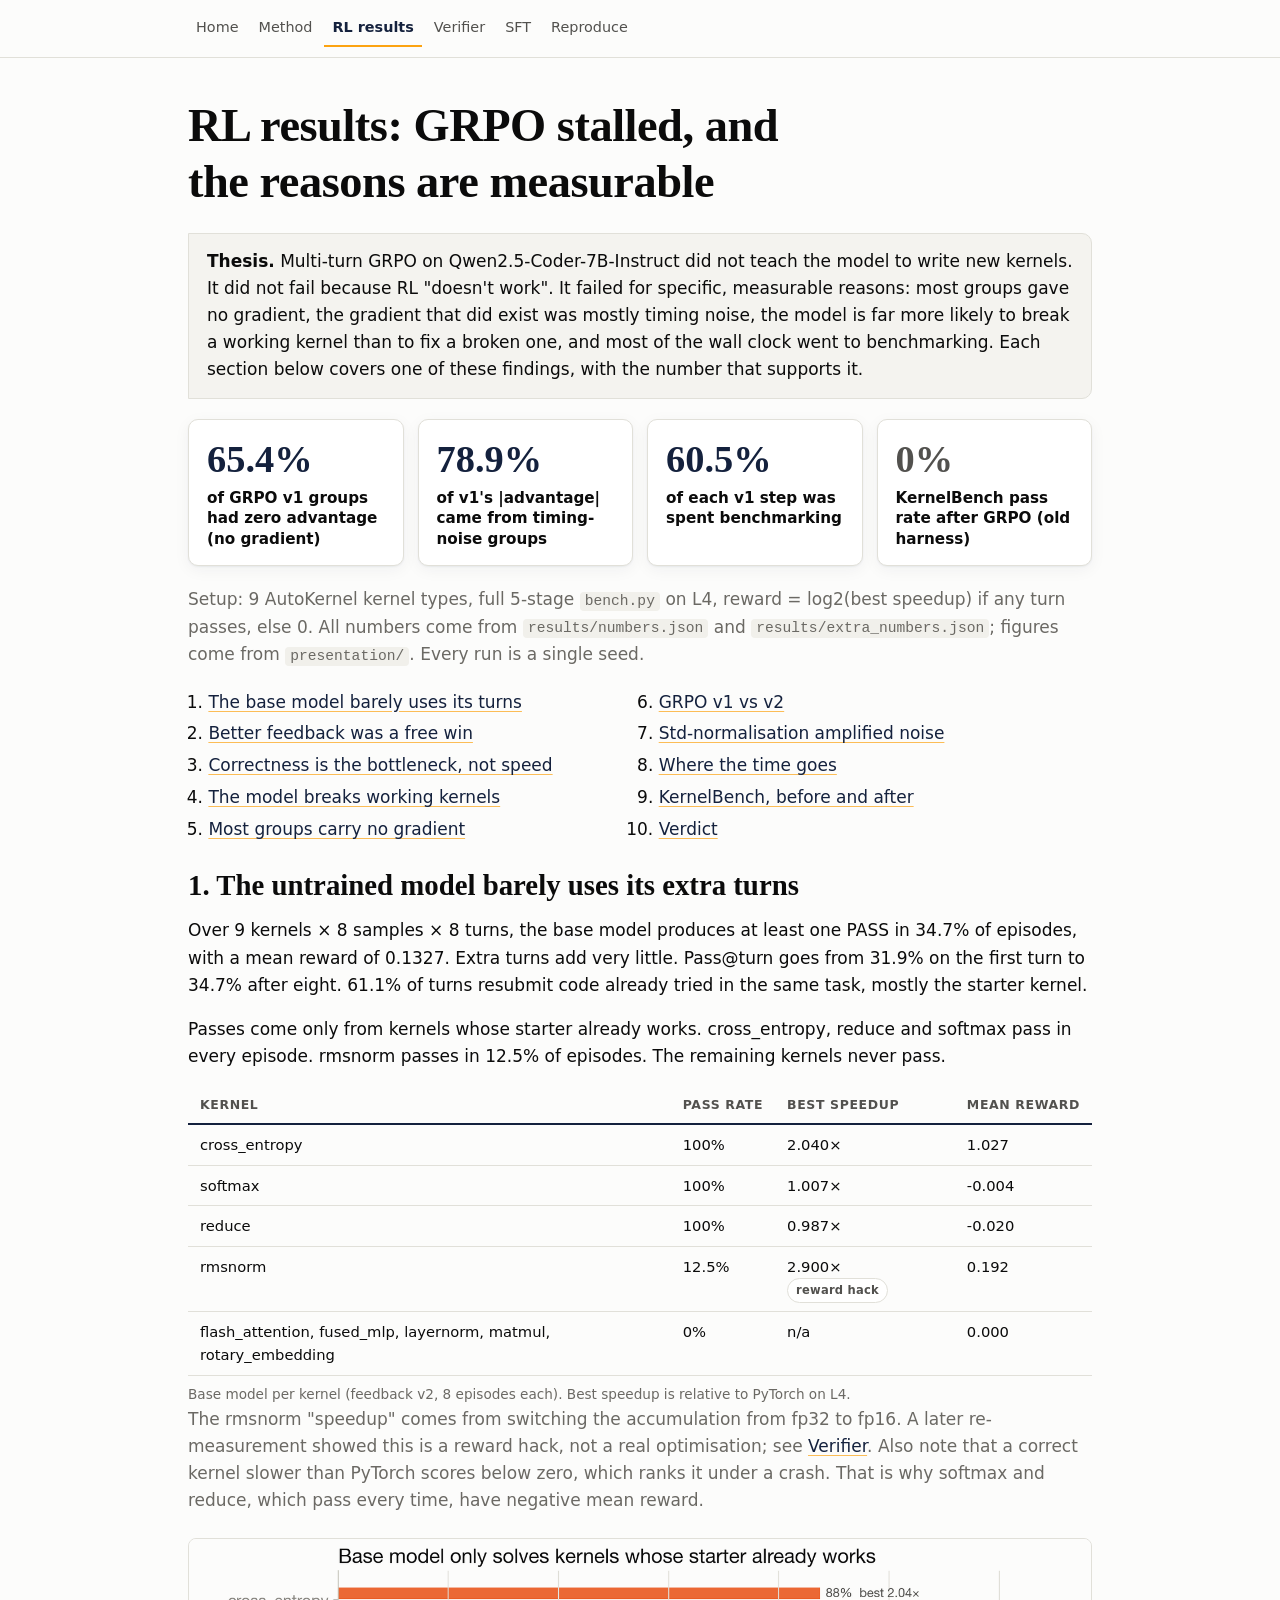
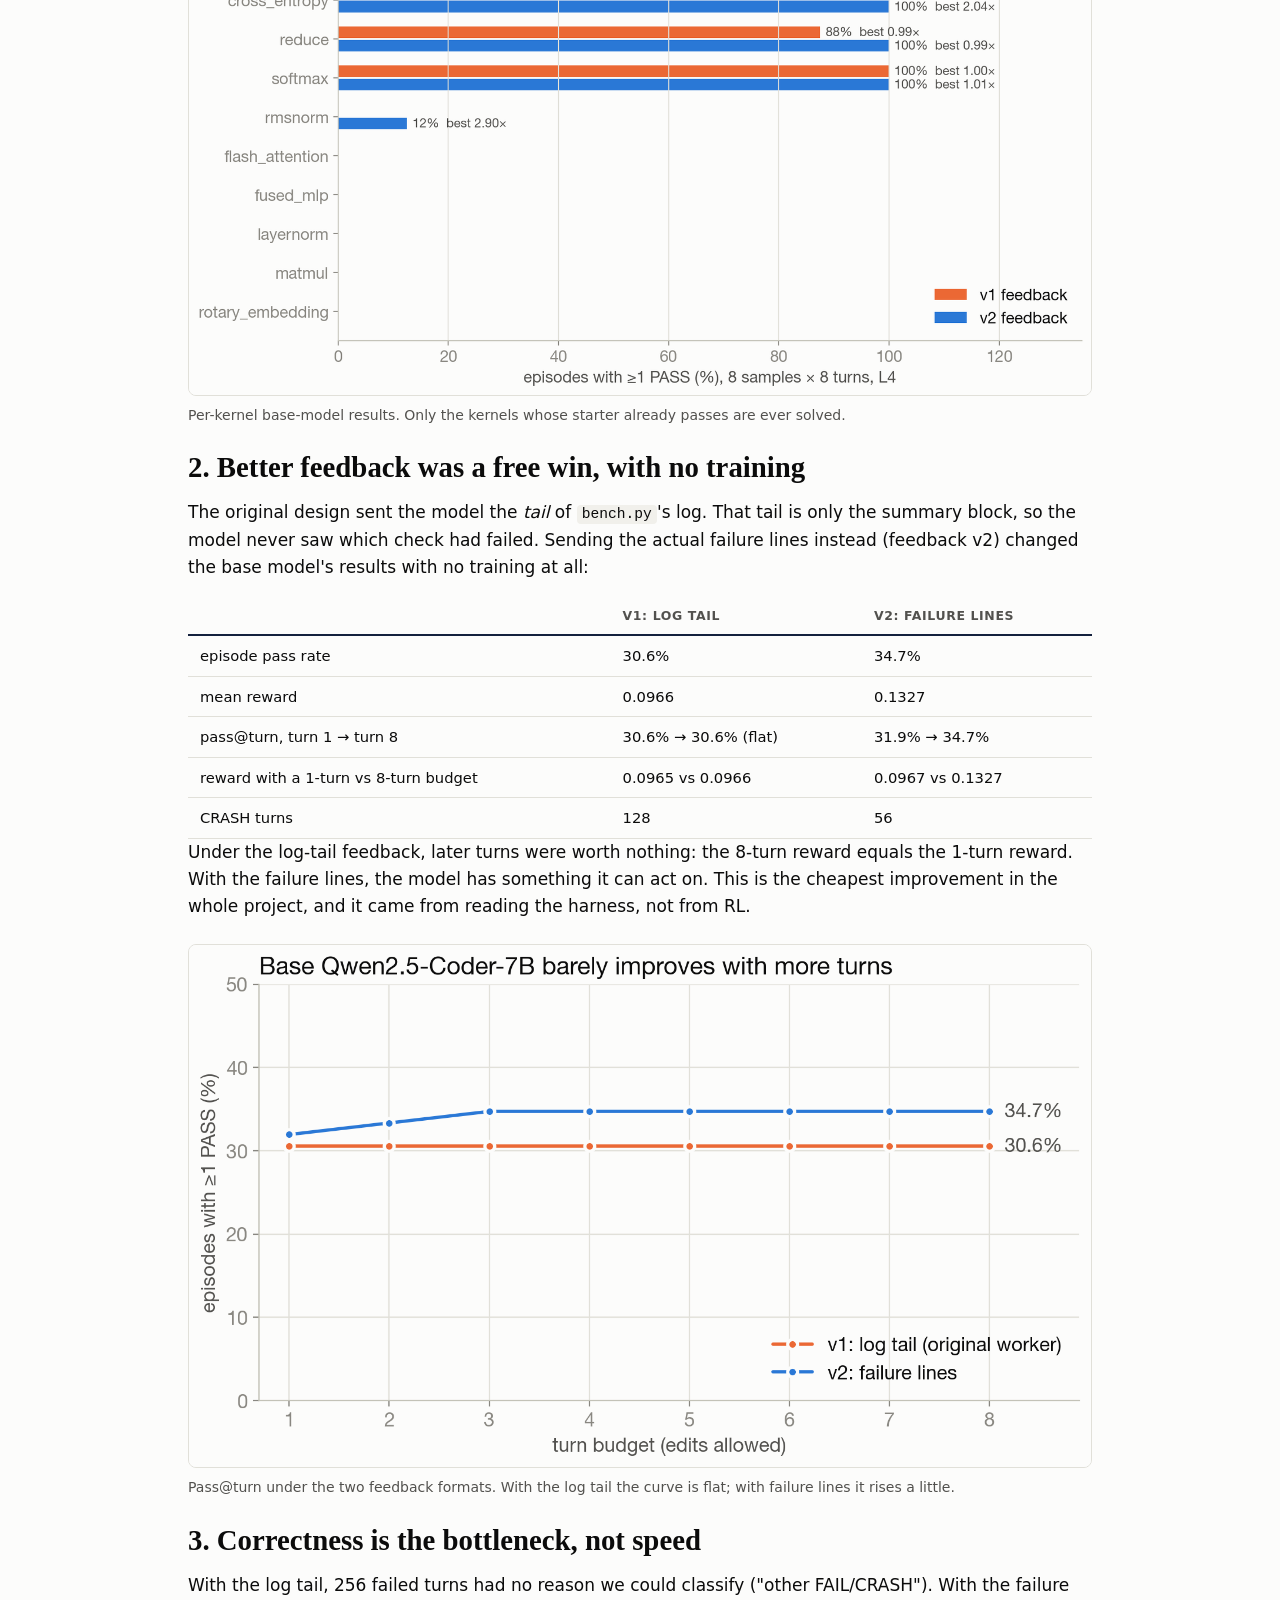
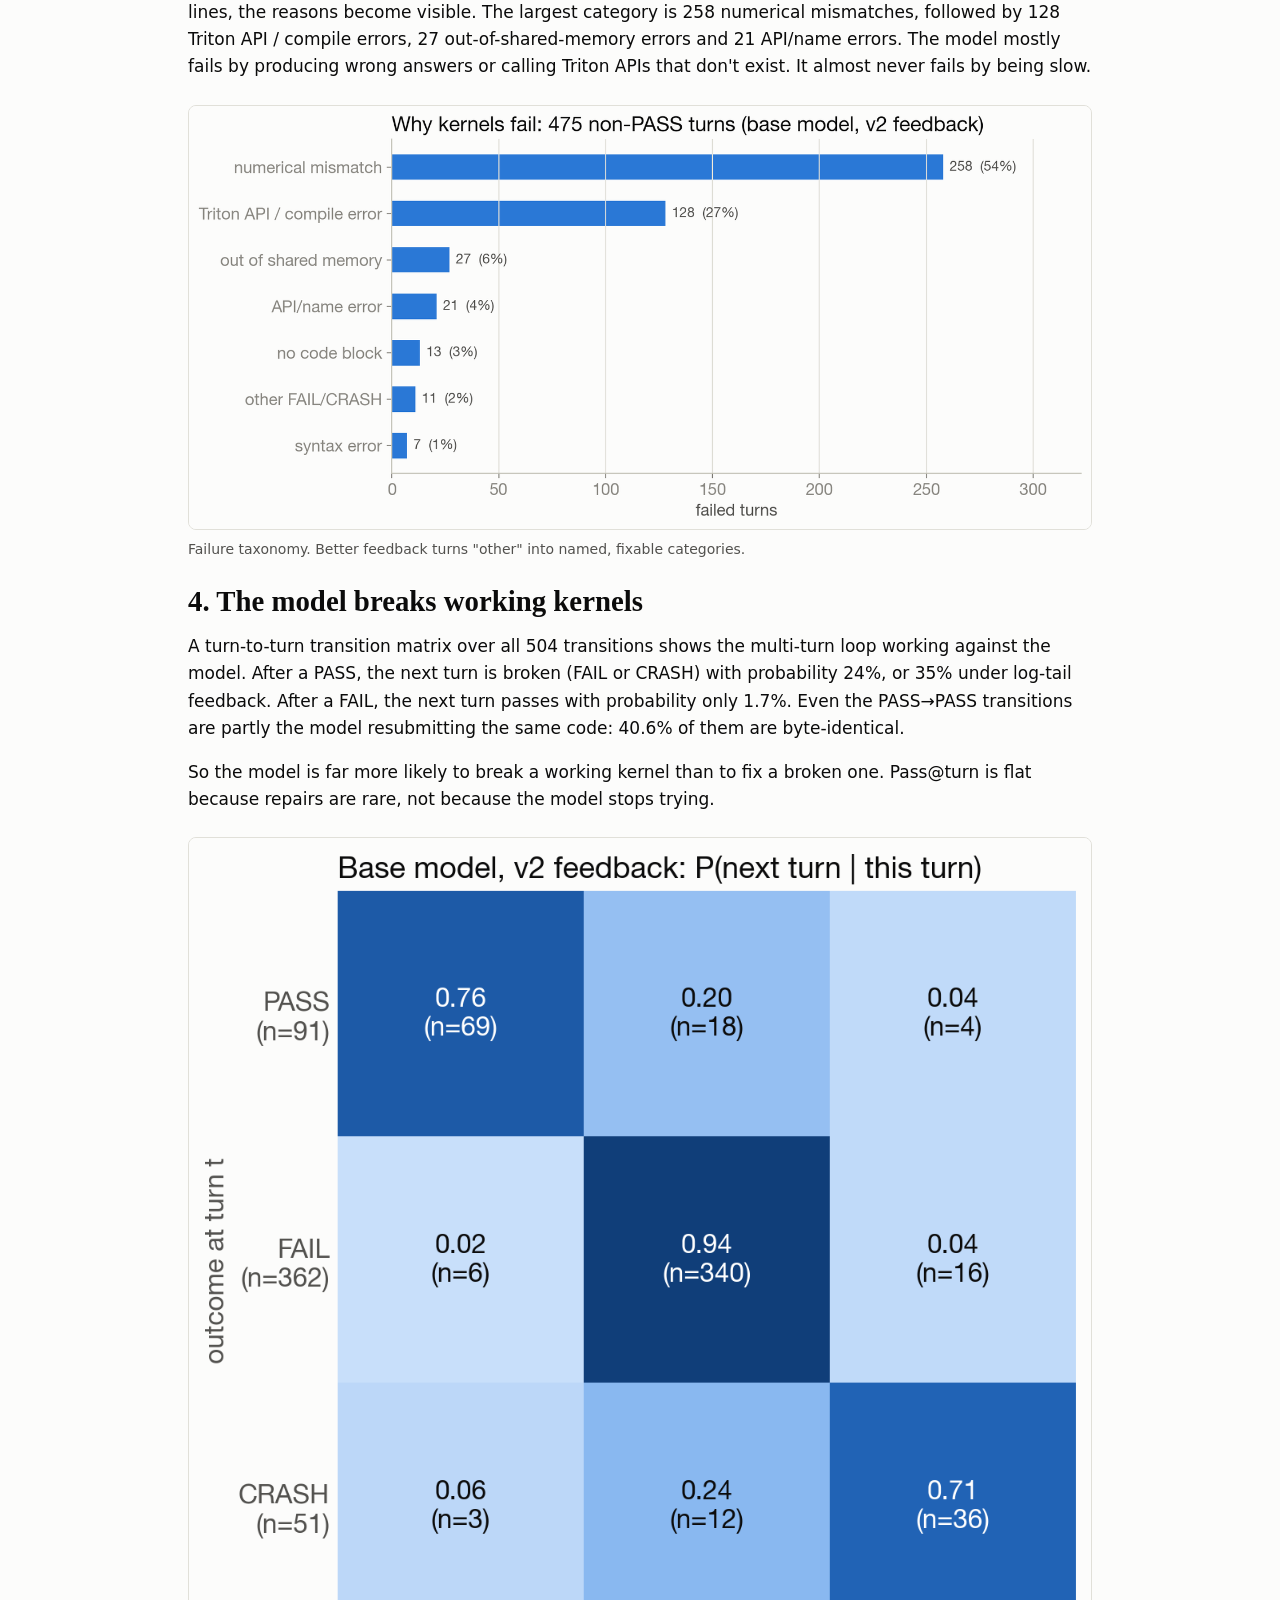
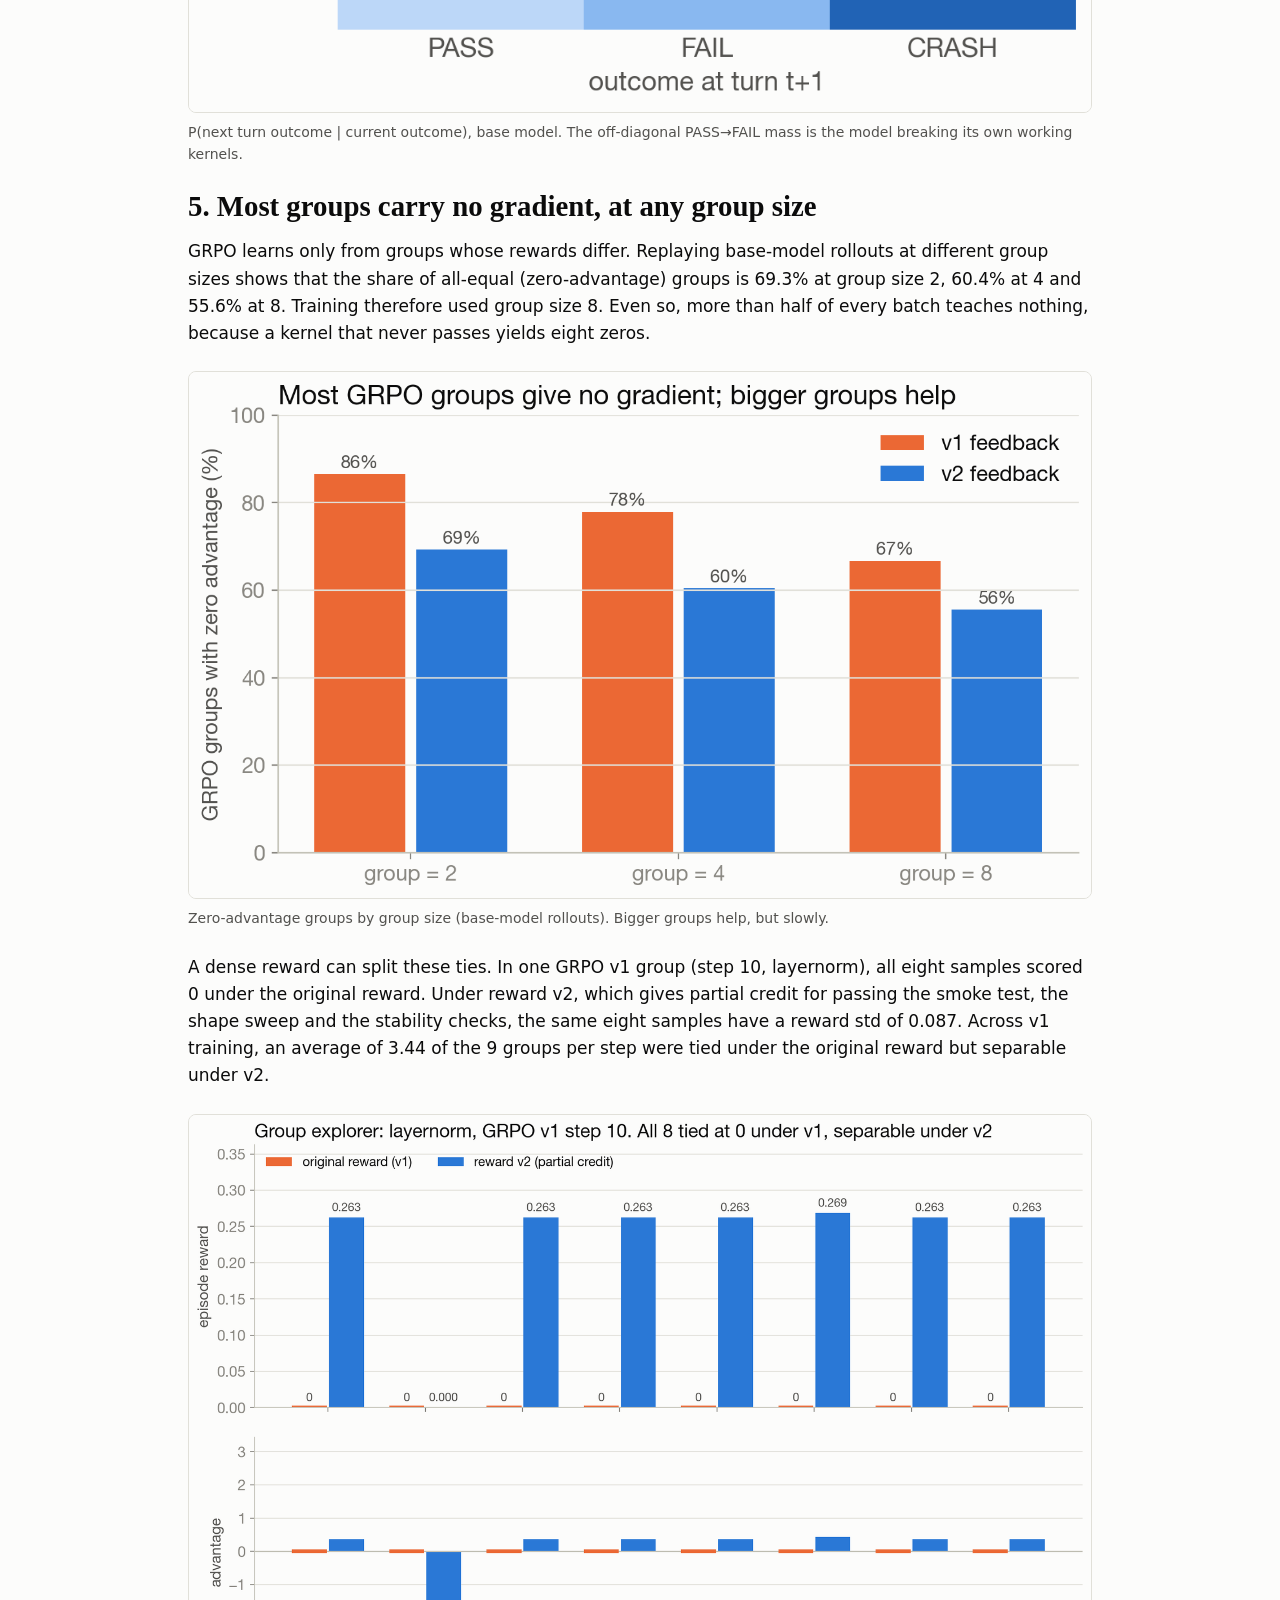
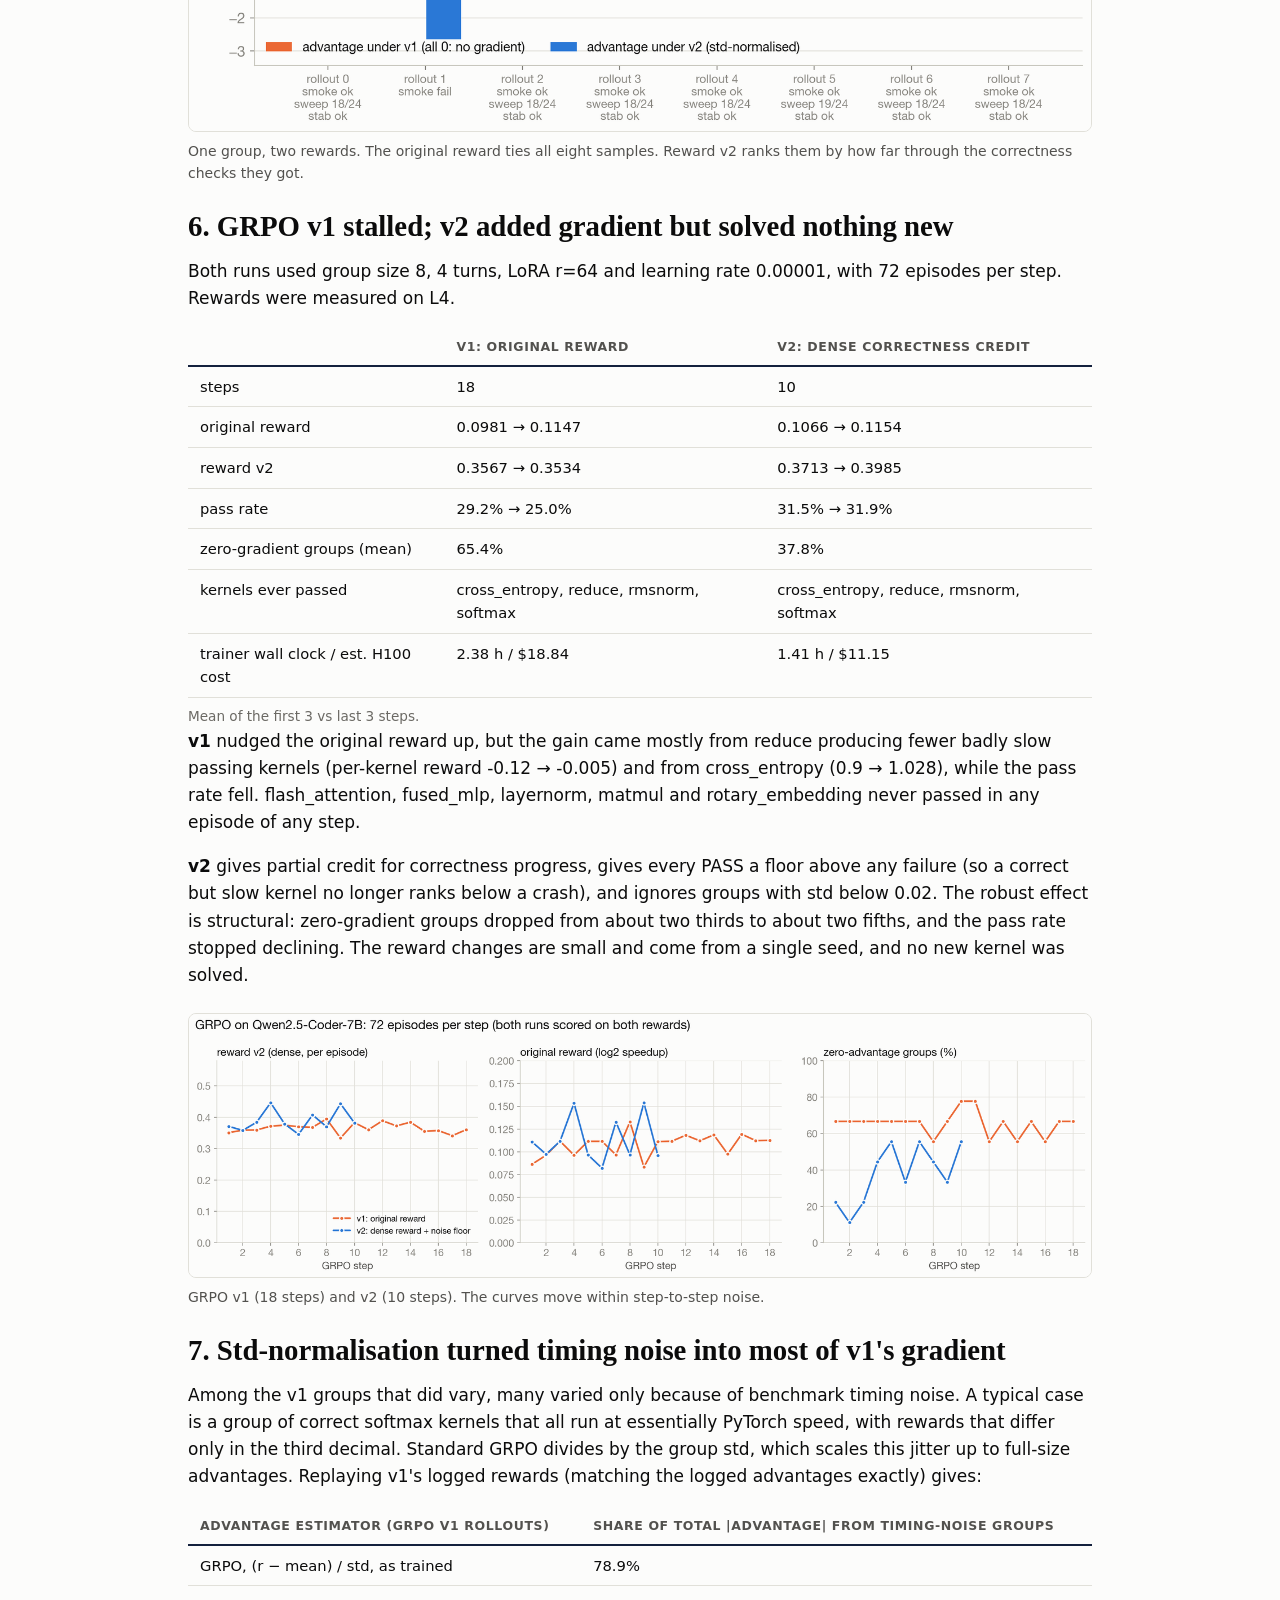
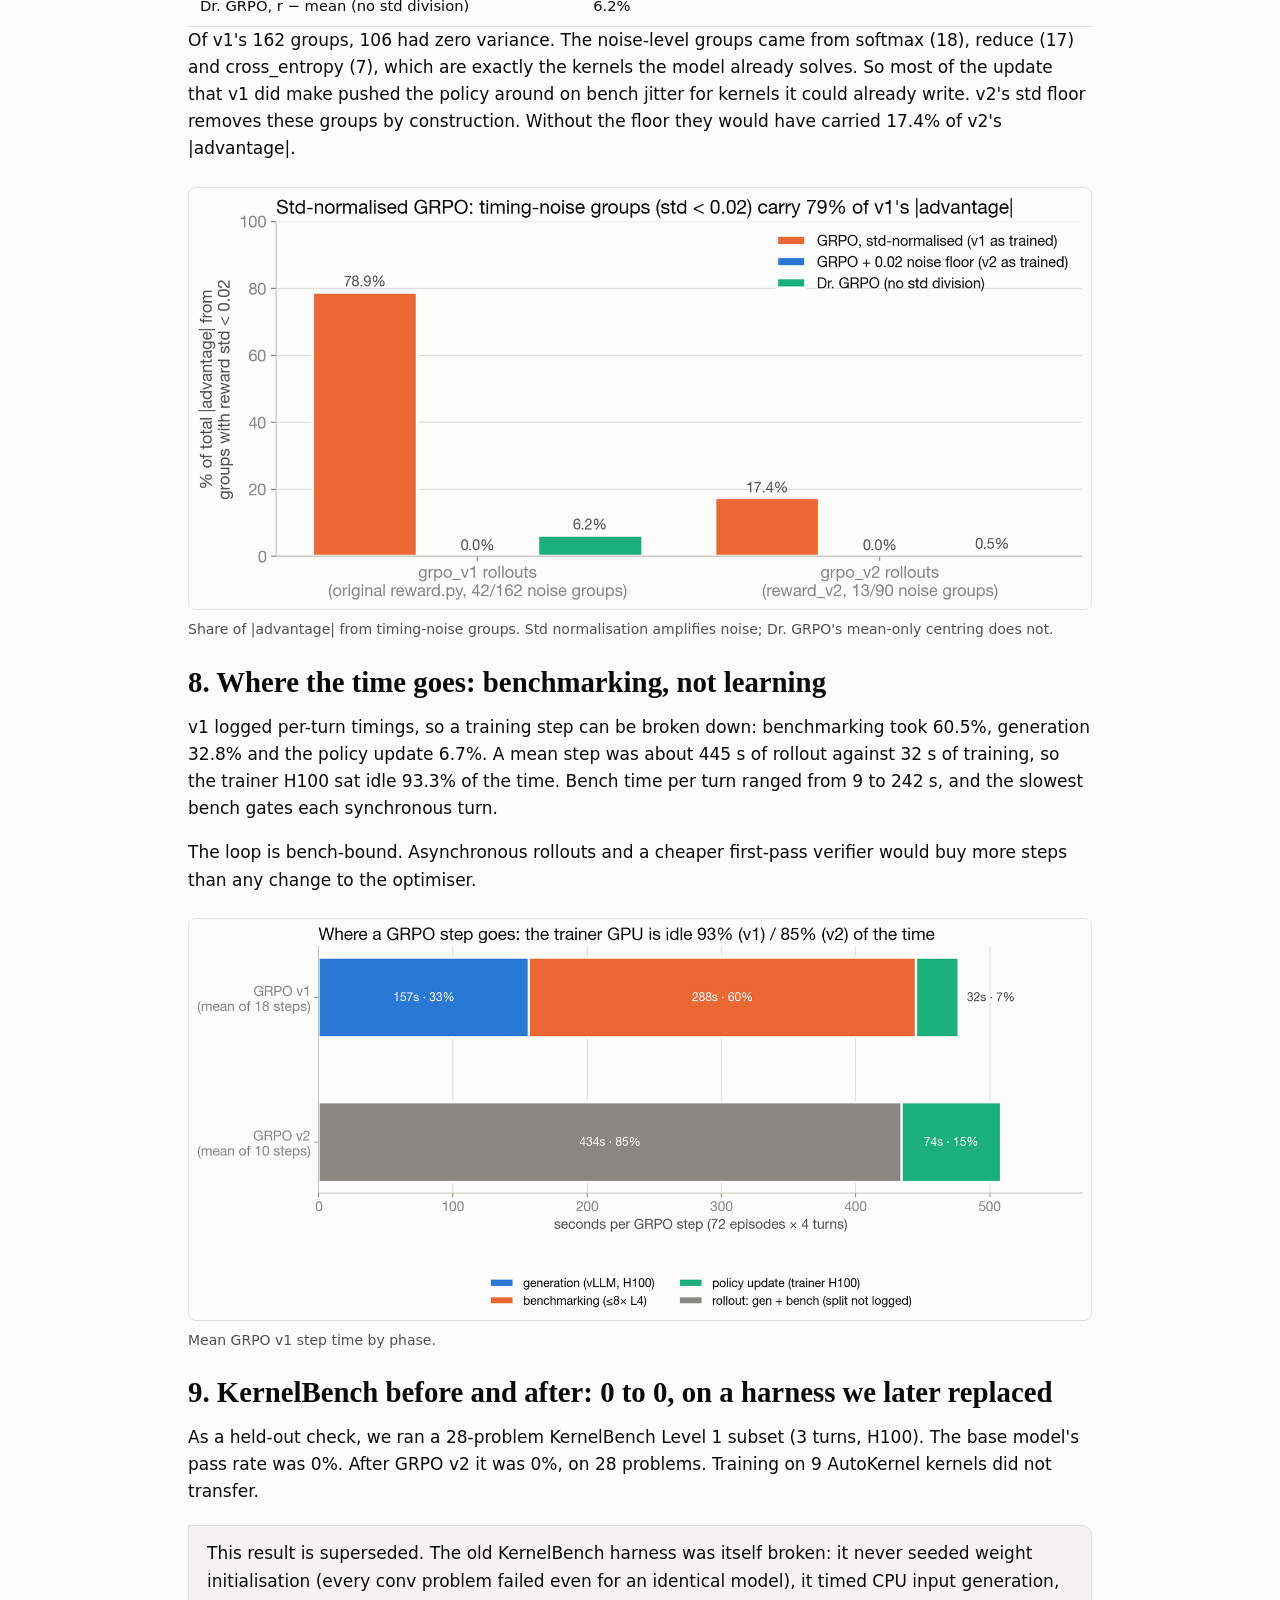
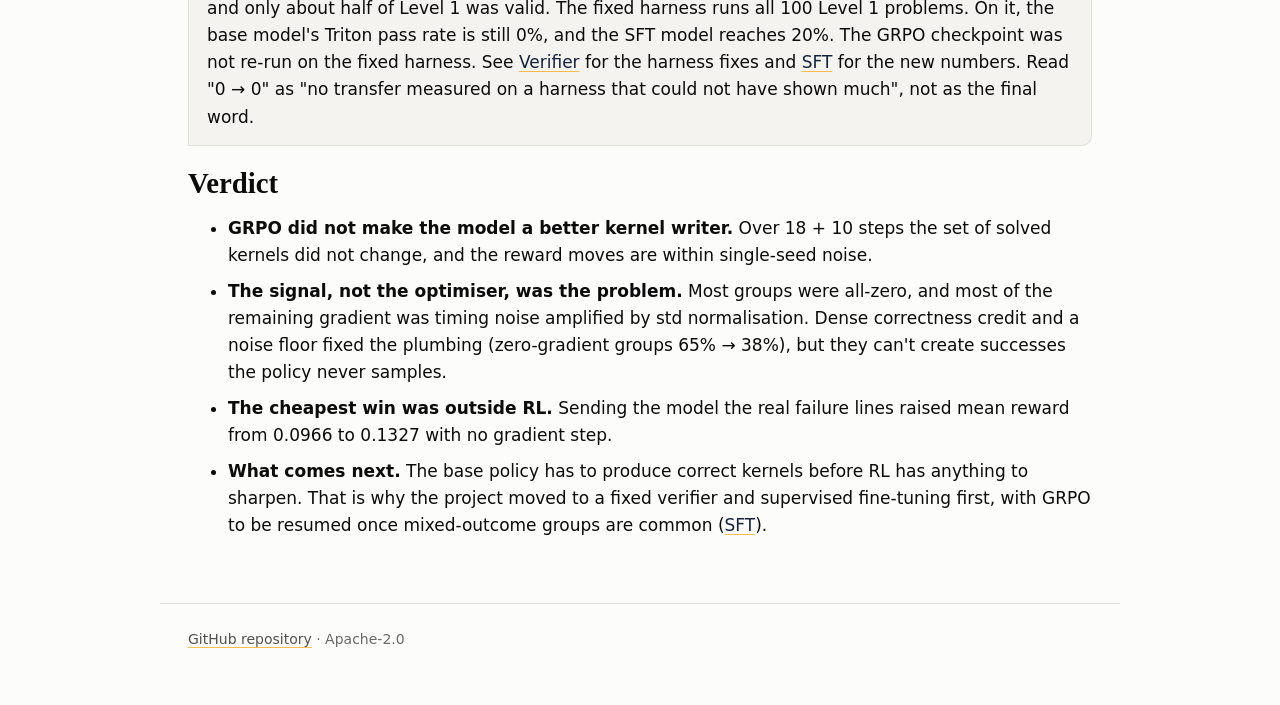
<file: docs/rl.html>
<!doctype html>
<html lang="en">
<head>
<meta charset="utf-8">
<meta name="viewport" content="width=device-width, initial-scale=1">
<title>RL results · Kernel-Writer-RL-v2</title>
<meta name="description" content="What the base model does, what GRPO changed, and why it stalled: every number on this page is read from results/.">
<link rel="stylesheet" href="assets/site.css">
<style>
  .table-wrap { overflow-x: auto; -webkit-overflow-scrolling: touch; }
  .verdict li { margin-bottom: .5em; }
</style>
</head>
<body>
<a class="skip" href="#main">Skip to content</a>
<header class="site-header">
  <nav class="nav" aria-label="Site">
    <a href="index.html">Home</a>
    <a href="method.html">Method</a>
    <a href="rl.html" aria-current="page">RL results</a>
    <a href="verifier.html">Verifier</a>
    <a href="sft.html">SFT</a>
    <a href="reproduce.html">Reproduce</a>
  </nav>
</header>

<main id="main">
<article>
<h1>RL results: GRPO stalled, and the reasons are measurable</h1>

<p class="callout"><strong>Thesis.</strong> Multi-turn GRPO on Qwen2.5-Coder-7B-Instruct did not teach the model to write new kernels. It did not fail because RL "doesn't work". It failed for specific, measurable reasons: most groups gave no gradient, the gradient that did exist was mostly timing noise, the model is far more likely to break a working kernel than to fix a broken one, and most of the wall clock went to benchmarking. Each section below covers one of these findings, with the number that supports it.</p>

<div class="stats">
  <div class="stat"><span class="stat-num"><span data-k="numbers.json:grpo.grpo_v1.zero_adv_mean" data-fmt="pct1">65.4%</span></span><span class="stat-label">of GRPO v1 groups had zero advantage (no gradient)</span></div>
  <div class="stat"><span class="stat-num"><span data-k="extra_numbers.json:dr_grpo_whatif.grpo_v1.abs_adv_mass_share_from_noise_groups_pct.grpo_std_as_trained" data-fmt="raw">78.9</span>%</span><span class="stat-label">of v1's |advantage| came from timing-noise groups</span></div>
  <div class="stat"><span class="stat-num"><span data-k="extra_numbers.json:time_breakdown.grpo_v1.share_pct.benchmarking" data-fmt="raw">60.5</span>%</span><span class="stat-label">of each v1 step was spent benchmarking</span></div>
  <div class="stat is-neg"><span class="stat-num"><span data-k="numbers.json:agent_eval.kb_Qwen7B_grpo_v2_kb_lora.pass_rate" data-fmt="pct0">0%</span></span><span class="stat-label">KernelBench pass rate after GRPO (old harness)</span></div>
</div>

<p class="muted">Setup: 9 AutoKernel kernel types, full 5-stage <code>bench.py</code> on L4, reward = log2(best speedup) if any turn passes, else 0. All numbers come from <code>results/numbers.json</code> and <code>results/extra_numbers.json</code>; figures come from <code>presentation/</code>. Every run is a single seed.</p>

<nav aria-label="On this page">
<ol class="toc">
  <li><a href="#base">The base model barely uses its turns</a></li>
  <li><a href="#feedback">Better feedback was a free win</a></li>
  <li><a href="#failures">Correctness is the bottleneck, not speed</a></li>
  <li><a href="#transitions">The model breaks working kernels</a></li>
  <li><a href="#groups">Most groups carry no gradient</a></li>
  <li><a href="#grpo">GRPO v1 vs v2</a></li>
  <li><a href="#noise">Std-normalisation amplified noise</a></li>
  <li><a href="#time">Where the time goes</a></li>
  <li><a href="#kb">KernelBench, before and after</a></li>
  <li><a href="#verdict">Verdict</a></li>
</ol>
</nav>

<section id="base">
<h2>1. The untrained model barely uses its extra turns</h2>
<p>Over <span data-k="numbers.json:agent_eval.autokernel_Qwen2.5-Coder-7B-Instruct_n8_t8_L4_fbv2.meta.tasks" data-fmt="int">9</span> kernels × <span data-k="numbers.json:agent_eval.autokernel_Qwen2.5-Coder-7B-Instruct_n8_t8_L4_fbv2.meta.n" data-fmt="int">8</span> samples × <span data-k="numbers.json:agent_eval.autokernel_Qwen2.5-Coder-7B-Instruct_n8_t8_L4_fbv2.meta.max_turns" data-fmt="int">8</span> turns, the base model produces at least one PASS in <span data-k="numbers.json:agent_eval.autokernel_Qwen2.5-Coder-7B-Instruct_n8_t8_L4_fbv2.pass_rate" data-fmt="pct1">34.7%</span> of episodes, with a mean reward of <span data-k="numbers.json:agent_eval.autokernel_Qwen2.5-Coder-7B-Instruct_n8_t8_L4_fbv2.reward_mean" data-fmt="raw">0.1327</span>. Extra turns add very little. Pass@turn goes from <span data-k="numbers.json:agent_eval.autokernel_Qwen2.5-Coder-7B-Instruct_n8_t8_L4_fbv2.pass_at_turn.0" data-fmt="pct1">31.9%</span> on the first turn to <span data-k="numbers.json:agent_eval.autokernel_Qwen2.5-Coder-7B-Instruct_n8_t8_L4_fbv2.pass_at_turn.7" data-fmt="pct1">34.7%</span> after eight. <span data-k="numbers.json:agent_eval.autokernel_Qwen2.5-Coder-7B-Instruct_n8_t8_L4_fbv2.dup_code_frac" data-fmt="pct1">61.1%</span> of turns resubmit code already tried in the same task, mostly the starter kernel.</p>
<p>Passes come only from kernels whose starter already works. cross_entropy, reduce and softmax pass in every episode. rmsnorm passes in <span data-k="numbers.json:agent_eval.autokernel_Qwen2.5-Coder-7B-Instruct_n8_t8_L4_fbv2.per_kernel.rmsnorm.pass_rate" data-fmt="pct1">12.5%</span> of episodes. The remaining kernels never pass.</p>
<div class="table-wrap">
<table class="data">
  <caption class="muted">Base model per kernel (feedback v2, 8 episodes each). Best speedup is relative to PyTorch on L4.</caption>
  <thead><tr><th>kernel</th><th>pass rate</th><th>best speedup</th><th>mean reward</th></tr></thead>
  <tbody>
    <tr><td>cross_entropy</td><td><span data-k="numbers.json:agent_eval.autokernel_Qwen2.5-Coder-7B-Instruct_n8_t8_L4_fbv2.per_kernel.cross_entropy.pass_rate" data-fmt="pct0">100%</span></td><td><span data-k="numbers.json:agent_eval.autokernel_Qwen2.5-Coder-7B-Instruct_n8_t8_L4_fbv2.per_kernel.cross_entropy.best_speedup" data-fmt="f3">2.040</span>×</td><td><span data-k="numbers.json:agent_eval.autokernel_Qwen2.5-Coder-7B-Instruct_n8_t8_L4_fbv2.per_kernel.cross_entropy.reward_mean" data-fmt="f3">1.027</span></td></tr>
    <tr><td>softmax</td><td><span data-k="numbers.json:agent_eval.autokernel_Qwen2.5-Coder-7B-Instruct_n8_t8_L4_fbv2.per_kernel.softmax.pass_rate" data-fmt="pct0">100%</span></td><td><span data-k="numbers.json:agent_eval.autokernel_Qwen2.5-Coder-7B-Instruct_n8_t8_L4_fbv2.per_kernel.softmax.best_speedup" data-fmt="f3">1.007</span>×</td><td><span data-k="numbers.json:agent_eval.autokernel_Qwen2.5-Coder-7B-Instruct_n8_t8_L4_fbv2.per_kernel.softmax.reward_mean" data-fmt="f3">-0.004</span></td></tr>
    <tr><td>reduce</td><td><span data-k="numbers.json:agent_eval.autokernel_Qwen2.5-Coder-7B-Instruct_n8_t8_L4_fbv2.per_kernel.reduce.pass_rate" data-fmt="pct0">100%</span></td><td><span data-k="numbers.json:agent_eval.autokernel_Qwen2.5-Coder-7B-Instruct_n8_t8_L4_fbv2.per_kernel.reduce.best_speedup" data-fmt="f3">0.987</span>×</td><td><span data-k="numbers.json:agent_eval.autokernel_Qwen2.5-Coder-7B-Instruct_n8_t8_L4_fbv2.per_kernel.reduce.reward_mean" data-fmt="f3">-0.020</span></td></tr>
    <tr><td>rmsnorm</td><td><span data-k="numbers.json:agent_eval.autokernel_Qwen2.5-Coder-7B-Instruct_n8_t8_L4_fbv2.per_kernel.rmsnorm.pass_rate" data-fmt="pct1">12.5%</span></td><td><span data-k="numbers.json:agent_eval.autokernel_Qwen2.5-Coder-7B-Instruct_n8_t8_L4_fbv2.per_kernel.rmsnorm.best_speedup" data-fmt="f3">2.900</span>× <span class="tag">reward hack</span></td><td><span data-k="numbers.json:agent_eval.autokernel_Qwen2.5-Coder-7B-Instruct_n8_t8_L4_fbv2.per_kernel.rmsnorm.reward_mean" data-fmt="f3">0.192</span></td></tr>
    <tr><td>flash_attention, fused_mlp, layernorm, matmul, rotary_embedding</td><td><span data-k="numbers.json:agent_eval.autokernel_Qwen2.5-Coder-7B-Instruct_n8_t8_L4_fbv2.per_kernel.matmul.pass_rate" data-fmt="pct0">0%</span></td><td>n/a</td><td><span data-k="numbers.json:agent_eval.autokernel_Qwen2.5-Coder-7B-Instruct_n8_t8_L4_fbv2.per_kernel.matmul.reward_mean" data-fmt="f3">0.000</span></td></tr>
  </tbody>
</table>
</div>
<p class="muted">The rmsnorm "speedup" comes from switching the accumulation from fp32 to fp16. A later re-measurement showed this is a reward hack, not a real optimisation; see <a href="verifier.html">Verifier</a>. Also note that a correct kernel slower than PyTorch scores below zero, which ranks it under a crash. That is why softmax and reduce, which pass every time, have negative mean reward.</p>
<figure class="fig">
  <img src="assets/figures/05_per_kernel_base.png" alt="Bar chart of base-model pass rate and best speedup for each of the 9 AutoKernel kernels" loading="lazy" width="1600" height="808" loading="lazy" decoding="async">
  <figcaption>Per-kernel base-model results. Only the kernels whose starter already passes are ever solved.</figcaption>
</figure>
</section>

<section id="feedback">
<h2>2. Better feedback was a free win, with no training</h2>
<p>The original design sent the model the <em>tail</em> of <code>bench.py</code>'s log. That tail is only the summary block, so the model never saw which check had failed. Sending the actual failure lines instead (feedback v2) changed the base model's results with no training at all:</p>
<div class="table-wrap">
<table class="data">
  <thead><tr><th></th><th>v1: log tail</th><th>v2: failure lines</th></tr></thead>
  <tbody>
    <tr><td>episode pass rate</td><td><span data-k="numbers.json:agent_eval.autokernel_Qwen2.5-Coder-7B-Instruct_n8_t8_L4_fbv1.pass_rate" data-fmt="pct1">30.6%</span></td><td><span data-k="numbers.json:agent_eval.autokernel_Qwen2.5-Coder-7B-Instruct_n8_t8_L4_fbv2.pass_rate" data-fmt="pct1">34.7%</span></td></tr>
    <tr><td>mean reward</td><td><span data-k="numbers.json:agent_eval.autokernel_Qwen2.5-Coder-7B-Instruct_n8_t8_L4_fbv1.reward_mean" data-fmt="raw">0.0966</span></td><td><span data-k="numbers.json:agent_eval.autokernel_Qwen2.5-Coder-7B-Instruct_n8_t8_L4_fbv2.reward_mean" data-fmt="raw">0.1327</span></td></tr>
    <tr><td>pass@turn, turn 1 → turn 8</td><td><span data-k="numbers.json:agent_eval.autokernel_Qwen2.5-Coder-7B-Instruct_n8_t8_L4_fbv1.pass_at_turn.0" data-fmt="pct1">30.6%</span> → <span data-k="numbers.json:agent_eval.autokernel_Qwen2.5-Coder-7B-Instruct_n8_t8_L4_fbv1.pass_at_turn.7" data-fmt="pct1">30.6%</span> (flat)</td><td><span data-k="numbers.json:agent_eval.autokernel_Qwen2.5-Coder-7B-Instruct_n8_t8_L4_fbv2.pass_at_turn.0" data-fmt="pct1">31.9%</span> → <span data-k="numbers.json:agent_eval.autokernel_Qwen2.5-Coder-7B-Instruct_n8_t8_L4_fbv2.pass_at_turn.7" data-fmt="pct1">34.7%</span></td></tr>
    <tr><td>reward with a 1-turn vs 8-turn budget</td><td><span data-k="numbers.json:agent_eval.autokernel_Qwen2.5-Coder-7B-Instruct_n8_t8_L4_fbv1.ablations.reward_by_turn_budget.1" data-fmt="raw">0.0965</span> vs <span data-k="numbers.json:agent_eval.autokernel_Qwen2.5-Coder-7B-Instruct_n8_t8_L4_fbv1.ablations.reward_by_turn_budget.8" data-fmt="raw">0.0966</span></td><td><span data-k="numbers.json:agent_eval.autokernel_Qwen2.5-Coder-7B-Instruct_n8_t8_L4_fbv2.ablations.reward_by_turn_budget.1" data-fmt="raw">0.0967</span> vs <span data-k="numbers.json:agent_eval.autokernel_Qwen2.5-Coder-7B-Instruct_n8_t8_L4_fbv2.ablations.reward_by_turn_budget.8" data-fmt="raw">0.1327</span></td></tr>
    <tr><td>CRASH turns</td><td><span data-k="numbers.json:agent_eval.autokernel_Qwen2.5-Coder-7B-Instruct_n8_t8_L4_fbv1.turn_outcomes.CRASH" data-fmt="int">128</span></td><td><span data-k="numbers.json:agent_eval.autokernel_Qwen2.5-Coder-7B-Instruct_n8_t8_L4_fbv2.turn_outcomes.CRASH" data-fmt="int">56</span></td></tr>
  </tbody>
</table>
</div>
<p>Under the log-tail feedback, later turns were worth nothing: the 8-turn reward equals the 1-turn reward. With the failure lines, the model has something it can act on. This is the cheapest improvement in the whole project, and it came from reading the harness, not from RL.</p>
<figure class="fig">
  <img src="assets/figures/04_pass_at_turn_feedback.png" alt="Line chart of pass rate by turn for log-tail feedback (flat) and failure-line feedback (rising slightly)" loading="lazy" width="1534" height="888" loading="lazy" decoding="async">
  <figcaption>Pass@turn under the two feedback formats. With the log tail the curve is flat; with failure lines it rises a little.</figcaption>
</figure>
</section>

<section id="failures">
<h2>3. Correctness is the bottleneck, not speed</h2>
<p>With the log tail, <span data-k="numbers.json:agent_eval.autokernel_Qwen2.5-Coder-7B-Instruct_n8_t8_L4_fbv1.failure_taxonomy.other FAIL/CRASH" data-fmt="int">256</span> failed turns had no reason we could classify ("other FAIL/CRASH"). With the failure lines, the reasons become visible. The largest category is <span data-k="numbers.json:agent_eval.autokernel_Qwen2.5-Coder-7B-Instruct_n8_t8_L4_fbv2.failure_taxonomy.numerical mismatch" data-fmt="int">258</span> numerical mismatches, followed by <span data-k="numbers.json:agent_eval.autokernel_Qwen2.5-Coder-7B-Instruct_n8_t8_L4_fbv2.failure_taxonomy.Triton API / compile error" data-fmt="int">128</span> Triton API / compile errors, <span data-k="numbers.json:agent_eval.autokernel_Qwen2.5-Coder-7B-Instruct_n8_t8_L4_fbv2.failure_taxonomy.out of shared memory" data-fmt="int">27</span> out-of-shared-memory errors and <span data-k="numbers.json:agent_eval.autokernel_Qwen2.5-Coder-7B-Instruct_n8_t8_L4_fbv2.failure_taxonomy.API/name error" data-fmt="int">21</span> API/name errors. The model mostly fails by producing wrong answers or calling Triton APIs that don't exist. It almost never fails by being slow.</p>
<figure class="fig">
  <img src="assets/figures/06_failure_taxonomy.png" alt="Bar chart of failure categories for non-PASS turns under the two feedback formats" loading="lazy" width="1600" height="751" loading="lazy" decoding="async">
  <figcaption>Failure taxonomy. Better feedback turns "other" into named, fixable categories.</figcaption>
</figure>
</section>

<section id="transitions">
<h2>4. The model breaks working kernels</h2>
<p>A turn-to-turn transition matrix over all <span data-k="extra_numbers.json:turn_transitions.base_fbv2.transitions" data-fmt="int">504</span> transitions shows the multi-turn loop working against the model. After a PASS, the next turn is broken (FAIL or CRASH) with probability <span data-k="extra_numbers.json:turn_transitions.base_fbv2.P_pass_broken_next_turn" data-fmt="pct0">24%</span>, or <span data-k="extra_numbers.json:turn_transitions.base_fbv1.P_pass_broken_next_turn" data-fmt="pct0">35%</span> under log-tail feedback. After a FAIL, the next turn passes with probability only <span data-k="extra_numbers.json:turn_transitions.base_fbv2.P_next_given_current.FAIL.PASS" data-fmt="pct1">1.7%</span>. Even the PASS→PASS transitions are partly the model resubmitting the same code: <span data-k="extra_numbers.json:turn_transitions.base_fbv2.pass_to_pass_same_code_sha_frac" data-fmt="pct1">40.6%</span> of them are byte-identical.</p>
<p>So the model is far more likely to break a working kernel than to fix a broken one. Pass@turn is flat because repairs are rare, not because the model stops trying.</p>
<figure class="fig">
  <img src="assets/figures/x5_turn_transitions.png" alt="Heatmap of next-turn outcome probabilities given current outcome (PASS, FAIL, CRASH)" loading="lazy" width="1129" height="1093" loading="lazy" decoding="async">
  <figcaption>P(next turn outcome | current outcome), base model. The off-diagonal PASS→FAIL mass is the model breaking its own working kernels.</figcaption>
</figure>
</section>

<section id="groups">
<h2>5. Most groups carry no gradient, at any group size</h2>
<p>GRPO learns only from groups whose rewards differ. Replaying base-model rollouts at different group sizes shows that the share of all-equal (zero-advantage) groups is <span data-k="numbers.json:agent_eval.autokernel_Qwen2.5-Coder-7B-Instruct_n8_t8_L4_fbv2.ablations.zero_adv_group_frac_by_group_size.2" data-fmt="pct1">69.3%</span> at group size 2, <span data-k="numbers.json:agent_eval.autokernel_Qwen2.5-Coder-7B-Instruct_n8_t8_L4_fbv2.ablations.zero_adv_group_frac_by_group_size.4" data-fmt="pct1">60.4%</span> at 4 and <span data-k="numbers.json:agent_eval.autokernel_Qwen2.5-Coder-7B-Instruct_n8_t8_L4_fbv2.ablations.zero_adv_group_frac_by_group_size.8" data-fmt="pct1">55.6%</span> at 8. Training therefore used group size 8. Even so, more than half of every batch teaches nothing, because a kernel that never passes yields eight zeros.</p>
<figure class="fig">
  <img src="assets/figures/07_zero_advantage_groups.png" alt="Bar chart of zero-advantage group fraction at group sizes 2, 4 and 8" loading="lazy" width="1397" height="815" loading="lazy" decoding="async">
  <figcaption>Zero-advantage groups by group size (base-model rollouts). Bigger groups help, but slowly.</figcaption>
</figure>
<p>A dense reward can split these ties. In one GRPO v1 group (step <span data-k="extra_numbers.json:group_explorer.step" data-fmt="int">10</span>, <span data-k="extra_numbers.json:group_explorer.kernel_type" data-fmt="raw">layernorm</span>), all eight samples scored 0 under the original reward. Under reward v2, which gives partial credit for passing the smoke test, the shape sweep and the stability checks, the same eight samples have a reward std of <span data-k="extra_numbers.json:group_explorer.reward_v2_std" data-fmt="f3">0.087</span>. Across v1 training, an average of <span data-k="extra_numbers.json:group_explorer.tied_under_v1_separable_under_v2.grpo_v1.mean" data-fmt="f2">3.44</span> of the <span data-k="extra_numbers.json:group_explorer.tied_under_v1_separable_under_v2.grpo_v1.of_groups_per_step" data-fmt="int">9</span> groups per step were tied under the original reward but separable under v2.</p>
<figure class="fig">
  <img src="assets/figures/x3_group_explorer.png" alt="Per-sample rewards and advantages for one GRPO group under the original reward (all zero) and reward v2 (spread)" loading="lazy" width="1600" height="1093" loading="lazy" decoding="async">
  <figcaption>One group, two rewards. The original reward ties all eight samples. Reward v2 ranks them by how far through the correctness checks they got.</figcaption>
</figure>
</section>

<section id="grpo">
<h2>6. GRPO v1 stalled; v2 added gradient but solved nothing new</h2>
<p>Both runs used group size <span data-k="numbers.json:grpo.grpo_v1.config.group" data-fmt="int">8</span>, <span data-k="numbers.json:grpo.grpo_v1.config.max_turns" data-fmt="int">4</span> turns, LoRA r=<span data-k="numbers.json:grpo.grpo_v1.config.lora_r" data-fmt="int">64</span> and learning rate <span data-k="numbers.json:grpo.grpo_v1.config.lr" data-fmt="raw">0.00001</span>, with <span data-k="extra_numbers.json:dr_grpo_whatif.grpo_v1.dapo_eff_batch_trajs.nominal" data-fmt="int">72</span> episodes per step. Rewards were measured on <span data-k="numbers.json:grpo.grpo_v1.config.bench_gpu" data-fmt="raw">L4</span>.</p>
<div class="table-wrap">
<table class="data">
  <caption class="muted">Mean of the first 3 vs last 3 steps.</caption>
  <thead><tr><th></th><th>v1: original reward</th><th>v2: dense correctness credit</th></tr></thead>
  <tbody>
    <tr><td>steps</td><td><span data-k="numbers.json:grpo.grpo_v1.steps" data-fmt="int">18</span></td><td><span data-k="numbers.json:grpo.grpo_v2.steps" data-fmt="int">10</span></td></tr>
    <tr><td>original reward</td><td><span data-k="numbers.json:grpo.grpo_v1.reward_first3" data-fmt="raw">0.0981</span> → <span data-k="numbers.json:grpo.grpo_v1.reward_last3" data-fmt="raw">0.1147</span></td><td><span data-k="numbers.json:grpo.grpo_v2.reward_first3" data-fmt="raw">0.1066</span> → <span data-k="numbers.json:grpo.grpo_v2.reward_last3" data-fmt="raw">0.1154</span></td></tr>
    <tr><td>reward v2</td><td><span data-k="numbers.json:grpo.grpo_v1.reward_v2_first3" data-fmt="raw">0.3567</span> → <span data-k="numbers.json:grpo.grpo_v1.reward_v2_last3" data-fmt="raw">0.3534</span></td><td><span data-k="numbers.json:grpo.grpo_v2.reward_v2_first3" data-fmt="raw">0.3713</span> → <span data-k="numbers.json:grpo.grpo_v2.reward_v2_last3" data-fmt="raw">0.3985</span></td></tr>
    <tr><td>pass rate</td><td><span data-k="numbers.json:grpo.grpo_v1.pass_first3" data-fmt="pct1">29.2%</span> → <span data-k="numbers.json:grpo.grpo_v1.pass_last3" data-fmt="pct1">25.0%</span></td><td><span data-k="numbers.json:grpo.grpo_v2.pass_first3" data-fmt="pct1">31.5%</span> → <span data-k="numbers.json:grpo.grpo_v2.pass_last3" data-fmt="pct1">31.9%</span></td></tr>
    <tr><td>zero-gradient groups (mean)</td><td><span data-k="numbers.json:grpo.grpo_v1.zero_adv_mean" data-fmt="pct1">65.4%</span></td><td><span data-k="numbers.json:grpo.grpo_v2.zero_adv_mean" data-fmt="pct1">37.8%</span></td></tr>
    <tr><td>kernels ever passed</td><td><span data-k="numbers.json:grpo.grpo_v1.kernels_ever_passed.0" data-fmt="raw">cross_entropy</span>, <span data-k="numbers.json:grpo.grpo_v1.kernels_ever_passed.1" data-fmt="raw">reduce</span>, <span data-k="numbers.json:grpo.grpo_v1.kernels_ever_passed.2" data-fmt="raw">rmsnorm</span>, <span data-k="numbers.json:grpo.grpo_v1.kernels_ever_passed.3" data-fmt="raw">softmax</span></td><td><span data-k="numbers.json:grpo.grpo_v2.kernels_ever_passed.0" data-fmt="raw">cross_entropy</span>, <span data-k="numbers.json:grpo.grpo_v2.kernels_ever_passed.1" data-fmt="raw">reduce</span>, <span data-k="numbers.json:grpo.grpo_v2.kernels_ever_passed.2" data-fmt="raw">rmsnorm</span>, <span data-k="numbers.json:grpo.grpo_v2.kernels_ever_passed.3" data-fmt="raw">softmax</span></td></tr>
    <tr><td>trainer wall clock / est. H100 cost</td><td><span data-k="numbers.json:grpo.grpo_v1.wall_h" data-fmt="f2">2.38</span> h / $<span data-k="numbers.json:grpo.grpo_v1.est_cost_usd" data-fmt="f2">18.84</span></td><td><span data-k="numbers.json:grpo.grpo_v2.wall_h" data-fmt="f2">1.41</span> h / $<span data-k="numbers.json:grpo.grpo_v2.est_cost_usd" data-fmt="f2">11.15</span></td></tr>
  </tbody>
</table>
</div>
<p><strong>v1</strong> nudged the original reward up, but the gain came mostly from reduce producing fewer badly slow passing kernels (per-kernel reward <span data-k="numbers.json:grpo.grpo_v1.per_kernel_reward_first_last.reduce.0" data-fmt="raw">-0.12</span> → <span data-k="numbers.json:grpo.grpo_v1.per_kernel_reward_first_last.reduce.1" data-fmt="raw">-0.005</span>) and from cross_entropy (<span data-k="numbers.json:grpo.grpo_v1.per_kernel_reward_first_last.cross_entropy.0" data-fmt="raw">0.9</span> → <span data-k="numbers.json:grpo.grpo_v1.per_kernel_reward_first_last.cross_entropy.1" data-fmt="raw">1.028</span>), while the pass rate fell. flash_attention, fused_mlp, layernorm, matmul and rotary_embedding never passed in any episode of any step.</p>
<p><strong>v2</strong> gives partial credit for correctness progress, gives every PASS a floor above any failure (so a correct but slow kernel no longer ranks below a crash), and ignores groups with std below <span data-k="numbers.json:grpo.grpo_v2.config.adv_min_std" data-fmt="raw">0.02</span>. The robust effect is structural: zero-gradient groups dropped from about two thirds to about two fifths, and the pass rate stopped declining. The reward changes are small and come from a single seed, and no new kernel was solved.</p>
<figure class="fig">
  <img src="assets/figures/09_grpo_curves.png" alt="Training curves for GRPO v1 and v2: reward, pass rate and zero-advantage fraction per step" loading="lazy" width="1600" height="467" loading="lazy" decoding="async">
  <figcaption>GRPO v1 (18 steps) and v2 (10 steps). The curves move within step-to-step noise.</figcaption>
</figure>
</section>

<section id="noise">
<h2>7. Std-normalisation turned timing noise into most of v1's gradient</h2>
<p>Among the v1 groups that did vary, many varied only because of benchmark timing noise. A typical case is a group of correct softmax kernels that all run at essentially PyTorch speed, with rewards that differ only in the third decimal. Standard GRPO divides by the group std, which scales this jitter up to full-size advantages. Replaying v1's logged rewards (matching the logged advantages exactly) gives:</p>
<div class="table-wrap">
<table class="data">
  <thead><tr><th>advantage estimator (GRPO v1 rollouts)</th><th>share of total |advantage| from timing-noise groups</th></tr></thead>
  <tbody>
    <tr><td>GRPO, (r − mean) / std, as trained</td><td><span data-k="extra_numbers.json:dr_grpo_whatif.grpo_v1.abs_adv_mass_share_from_noise_groups_pct.grpo_std_as_trained" data-fmt="raw">78.9</span>%</td></tr>
    <tr><td>Dr. GRPO, r − mean (no std division)</td><td><span data-k="extra_numbers.json:dr_grpo_whatif.grpo_v1.abs_adv_mass_share_from_noise_groups_pct.dr_grpo_no_std" data-fmt="raw">6.2</span>%</td></tr>
  </tbody>
</table>
</div>
<p>Of v1's <span data-k="extra_numbers.json:dr_grpo_whatif.grpo_v1.groups_total" data-fmt="int">162</span> groups, <span data-k="extra_numbers.json:dr_grpo_whatif.grpo_v1.zero_variance_groups" data-fmt="int">106</span> had zero variance. The noise-level groups came from softmax (<span data-k="extra_numbers.json:dr_grpo_whatif.grpo_v1.noise_level_group_kernels.softmax" data-fmt="int">18</span>), reduce (<span data-k="extra_numbers.json:dr_grpo_whatif.grpo_v1.noise_level_group_kernels.reduce" data-fmt="int">17</span>) and cross_entropy (<span data-k="extra_numbers.json:dr_grpo_whatif.grpo_v1.noise_level_group_kernels.cross_entropy" data-fmt="int">7</span>), which are exactly the kernels the model already solves. So most of the update that v1 did make pushed the policy around on bench jitter for kernels it could already write. v2's std floor removes these groups by construction. Without the floor they would have carried <span data-k="extra_numbers.json:dr_grpo_whatif.grpo_v2.abs_adv_mass_share_from_noise_groups_pct.grpo_std_no_floor" data-fmt="raw">17.4</span>% of v2's |advantage|.</p>
<figure class="fig">
  <img src="assets/figures/x2_dr_grpo_noise_mass.png" alt="Bar chart comparing the share of advantage mass from noise-level groups under GRPO std normalisation and Dr. GRPO" loading="lazy" width="1600" height="748" loading="lazy" decoding="async">
  <figcaption>Share of |advantage| from timing-noise groups. Std normalisation amplifies noise; Dr. GRPO's mean-only centring does not.</figcaption>
</figure>
</section>

<section id="time">
<h2>8. Where the time goes: benchmarking, not learning</h2>
<p>v1 logged per-turn timings, so a training step can be broken down: benchmarking took <span data-k="extra_numbers.json:time_breakdown.grpo_v1.share_pct.benchmarking" data-fmt="raw">60.5</span>%, generation <span data-k="extra_numbers.json:time_breakdown.grpo_v1.share_pct.generation" data-fmt="raw">32.8</span>% and the policy update <span data-k="extra_numbers.json:time_breakdown.grpo_v1.share_pct.policy_update" data-fmt="raw">6.7</span>%. A mean step was about <span data-k="extra_numbers.json:time_breakdown.grpo_v1.mean_rollout_s" data-fmt="int">445</span> s of rollout against <span data-k="extra_numbers.json:time_breakdown.grpo_v1.mean_train_s" data-fmt="int">32</span> s of training, so the trainer H100 sat idle <span data-k="extra_numbers.json:time_breakdown.grpo_v1.trainer_gpu_idle_pct" data-fmt="raw">93.3</span>% of the time. Bench time per turn ranged from <span data-k="extra_numbers.json:time_breakdown.grpo_v1.bench_turn_s_range.0" data-fmt="int">9</span> to <span data-k="extra_numbers.json:time_breakdown.grpo_v1.bench_turn_s_range.1" data-fmt="int">242</span> s, and the slowest bench gates each synchronous turn.</p>
<p>The loop is bench-bound. Asynchronous rollouts and a cheaper first-pass verifier would buy more steps than any change to the optimiser.</p>
<figure class="fig">
  <img src="assets/figures/x1_time_breakdown.png" alt="Stacked bar of a GRPO v1 step: benchmarking, generation and policy update shares" loading="lazy" width="1600" height="711" loading="lazy" decoding="async">
  <figcaption>Mean GRPO v1 step time by phase.</figcaption>
</figure>
</section>

<section id="kb">
<h2>9. KernelBench before and after: 0 to 0, on a harness we later replaced</h2>
<p>As a held-out check, we ran a <span data-k="numbers.json:agent_eval.kb_Qwen7B_kb_base.n_traj" data-fmt="int">28</span>-problem KernelBench Level 1 subset (<span data-k="numbers.json:agent_eval.kb_Qwen7B_kb_base.meta.max_turns" data-fmt="int">3</span> turns, H100). The base model's pass rate was <span data-k="numbers.json:agent_eval.kb_Qwen7B_kb_base.pass_rate" data-fmt="pct0">0%</span>. After GRPO v2 it was <span data-k="numbers.json:agent_eval.kb_Qwen7B_grpo_v2_kb_lora.pass_rate" data-fmt="pct0">0%</span>, on <span data-k="numbers.json:agent_eval.kb_Qwen7B_grpo_v2_kb_lora.n_traj" data-fmt="int">28</span> problems. Training on 9 AutoKernel kernels did not transfer.</p>
<p class="callout">This result is superseded. The old KernelBench harness was itself broken: it never seeded weight initialisation (every conv problem failed even for an identical model), it timed CPU input generation, and only about half of Level 1 was valid. The fixed harness runs all <span data-k="phase3.json:kernelbench.kb2_base.tasks" data-fmt="int">100</span> Level 1 problems. On it, the base model's Triton pass rate is still <span data-k="phase3.json:kernelbench.kb2_base.fast_0_triton" data-fmt="pct0">0%</span>, and the SFT model reaches <span data-k="phase3.json:kernelbench.kb2_sft_v1.fast_0_triton" data-fmt="pct0">20%</span>. The GRPO checkpoint was not re-run on the fixed harness. See <a href="verifier.html">Verifier</a> for the harness fixes and <a href="sft.html">SFT</a> for the new numbers. Read "0 → 0" as "no transfer measured on a harness that could not have shown much", not as the final word.</p>
</section>

<section id="verdict">
<h2>Verdict</h2>
<ul class="verdict">
  <li><strong>GRPO did not make the model a better kernel writer.</strong> Over <span data-k="numbers.json:grpo.grpo_v1.steps" data-fmt="int">18</span> + <span data-k="numbers.json:grpo.grpo_v2.steps" data-fmt="int">10</span> steps the set of solved kernels did not change, and the reward moves are within single-seed noise.</li>
  <li><strong>The signal, not the optimiser, was the problem.</strong> Most groups were all-zero, and most of the remaining gradient was timing noise amplified by std normalisation. Dense correctness credit and a noise floor fixed the plumbing (zero-gradient groups <span data-k="numbers.json:grpo.grpo_v1.zero_adv_mean" data-fmt="pct0">65%</span> → <span data-k="numbers.json:grpo.grpo_v2.zero_adv_mean" data-fmt="pct0">38%</span>), but they can't create successes the policy never samples.</li>
  <li><strong>The cheapest win was outside RL.</strong> Sending the model the real failure lines raised mean reward from <span data-k="numbers.json:agent_eval.autokernel_Qwen2.5-Coder-7B-Instruct_n8_t8_L4_fbv1.reward_mean" data-fmt="raw">0.0966</span> to <span data-k="numbers.json:agent_eval.autokernel_Qwen2.5-Coder-7B-Instruct_n8_t8_L4_fbv2.reward_mean" data-fmt="raw">0.1327</span> with no gradient step.</li>
  <li><strong>What comes next.</strong> The base policy has to produce correct kernels before RL has anything to sharpen. That is why the project moved to a fixed verifier and supervised fine-tuning first, with GRPO to be resumed once mixed-outcome groups are common (<a href="sft.html">SFT</a>).</li>
</ul>
</section>
</article>
</main>

<footer class="site-footer">
  <p><a href="https://github.com/Ramshankar07/Kernel-Writer-RL-v2">GitHub repository</a> · Apache-2.0</p>
</footer>
<script src="assets/bind.js" defer></script>
</body>
</html>
</file>
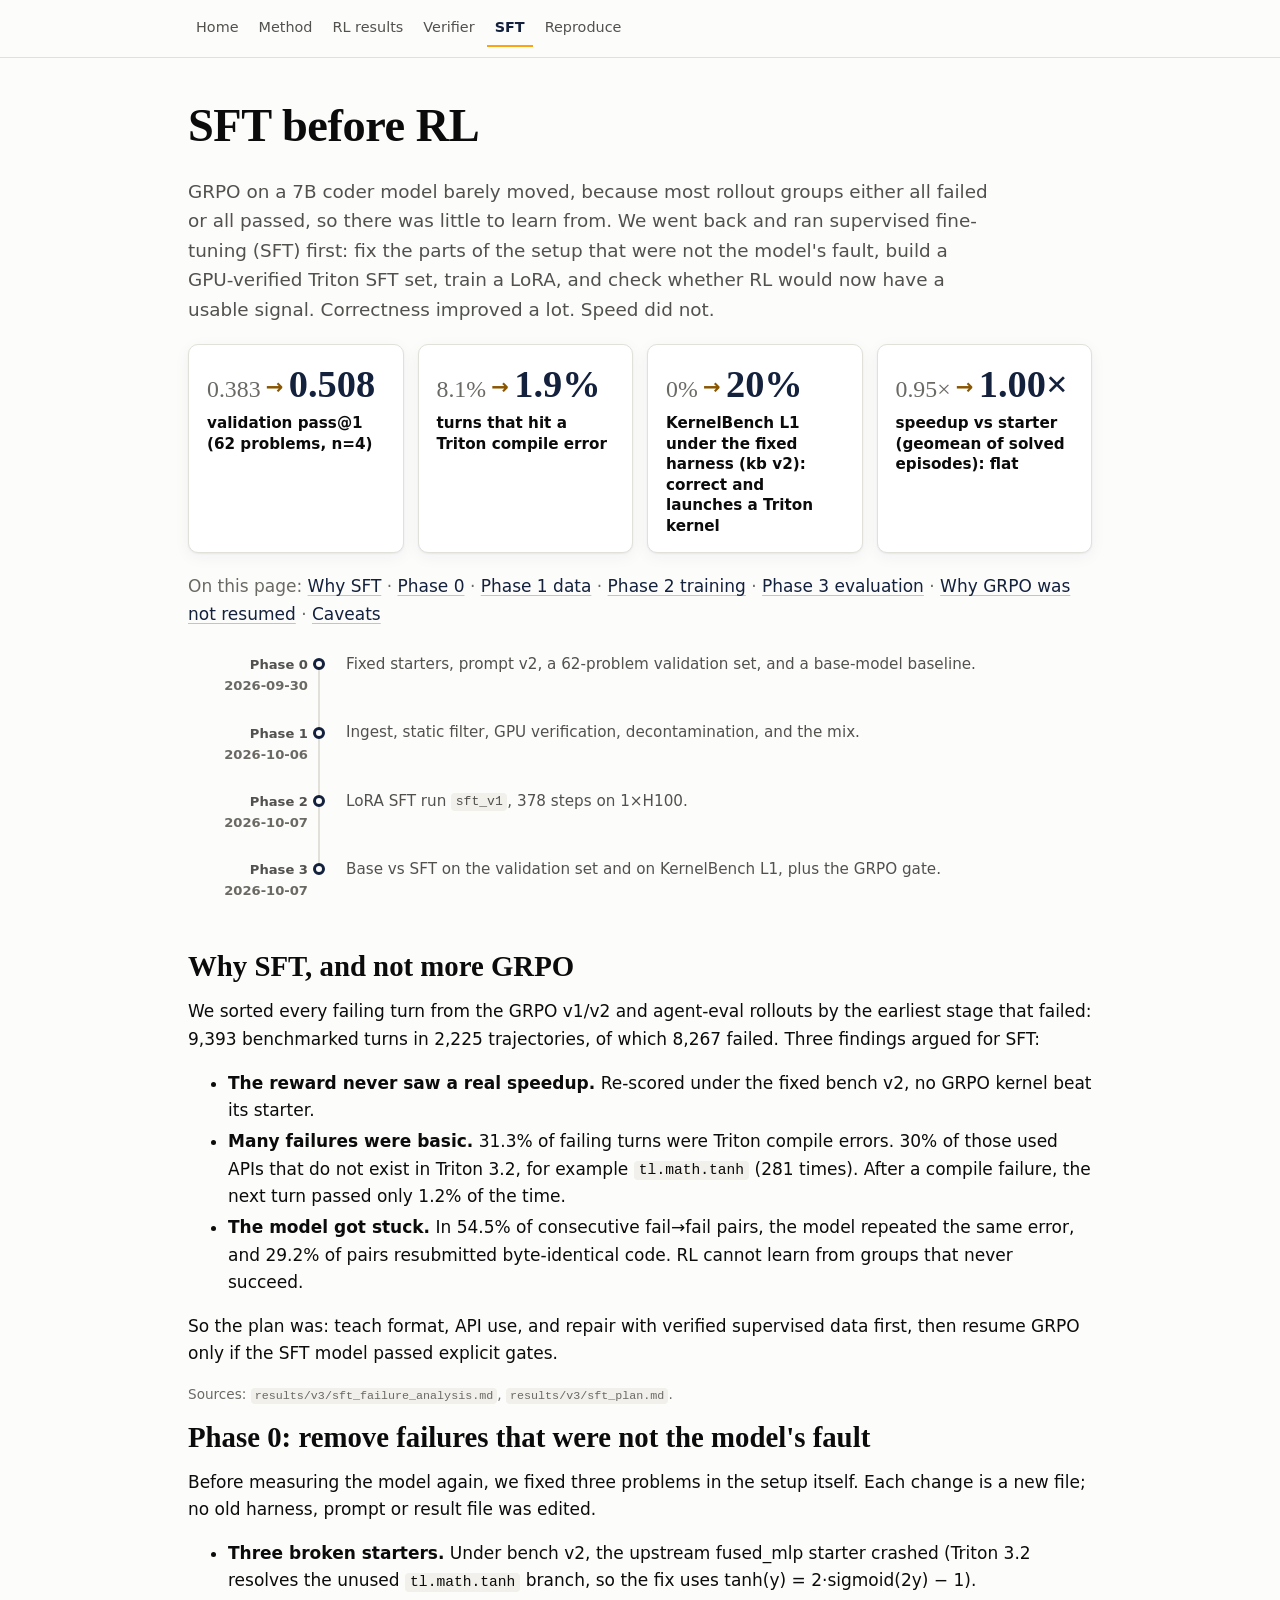
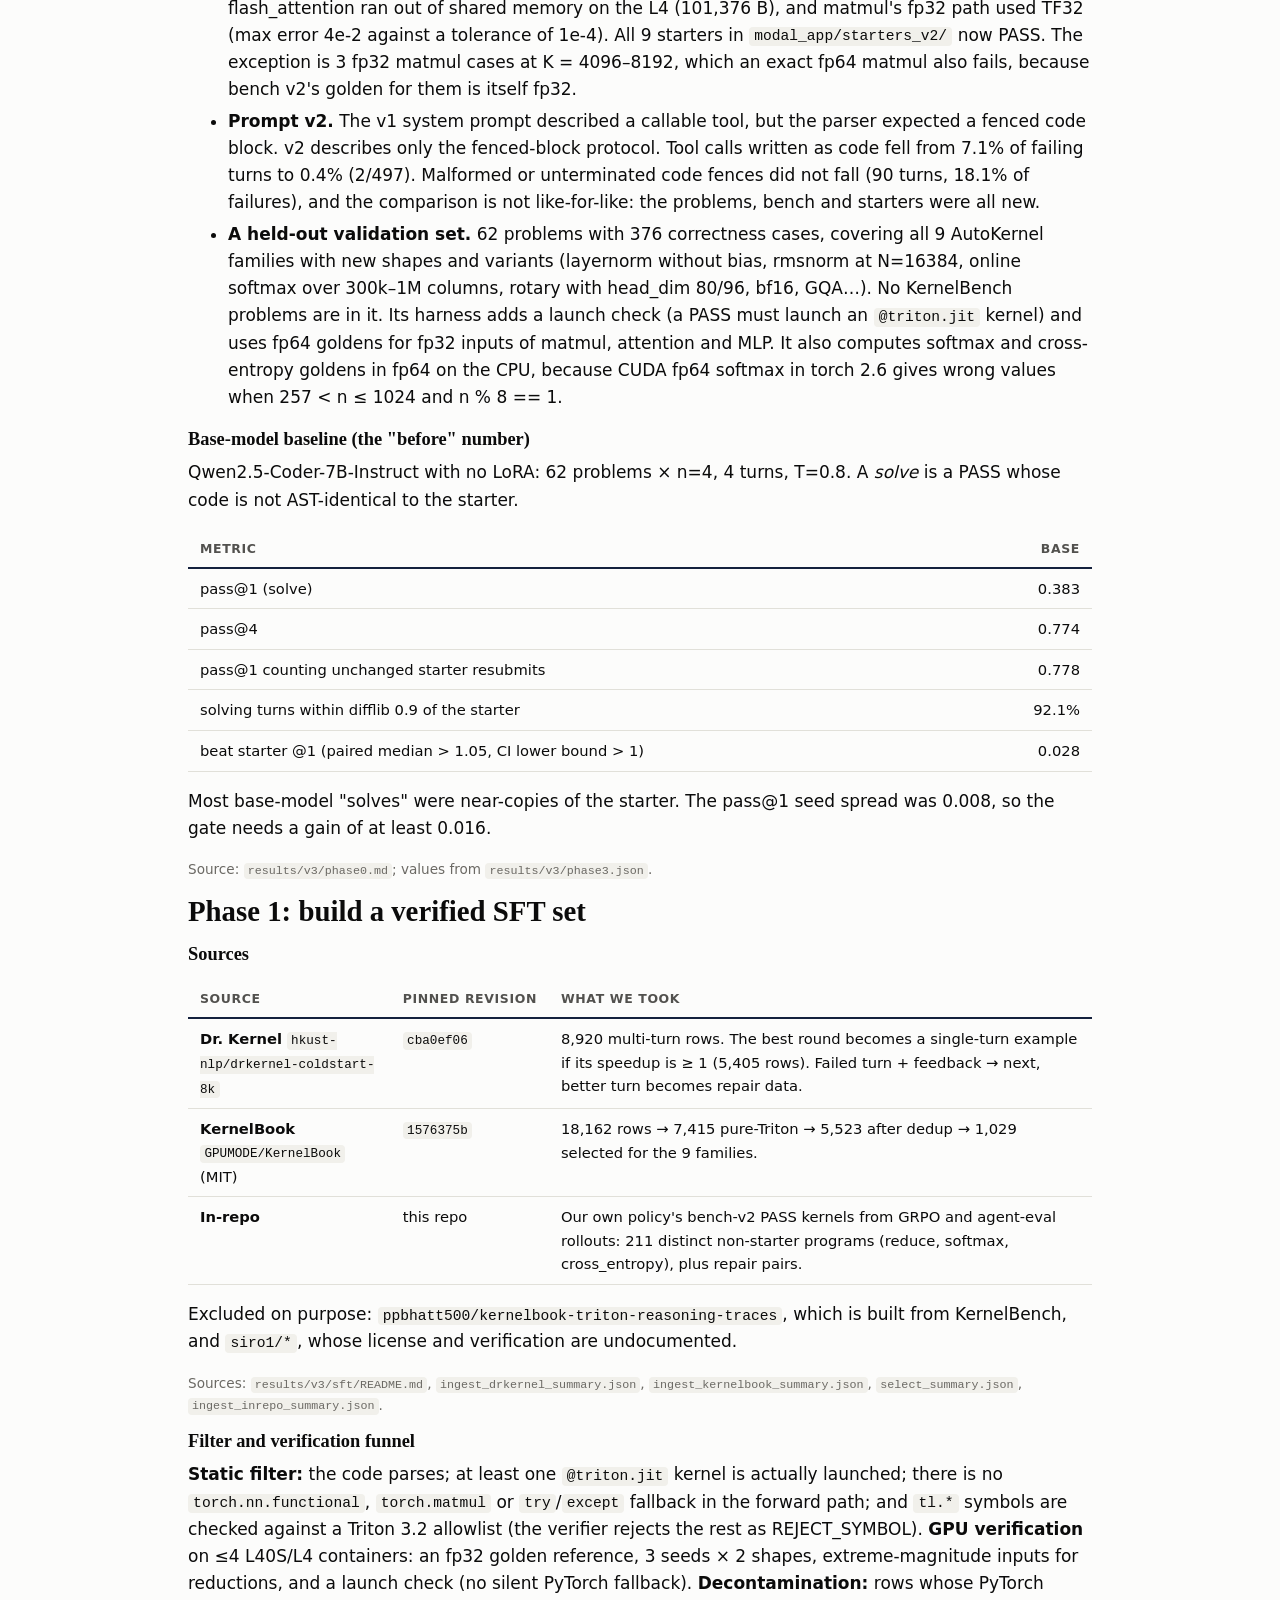
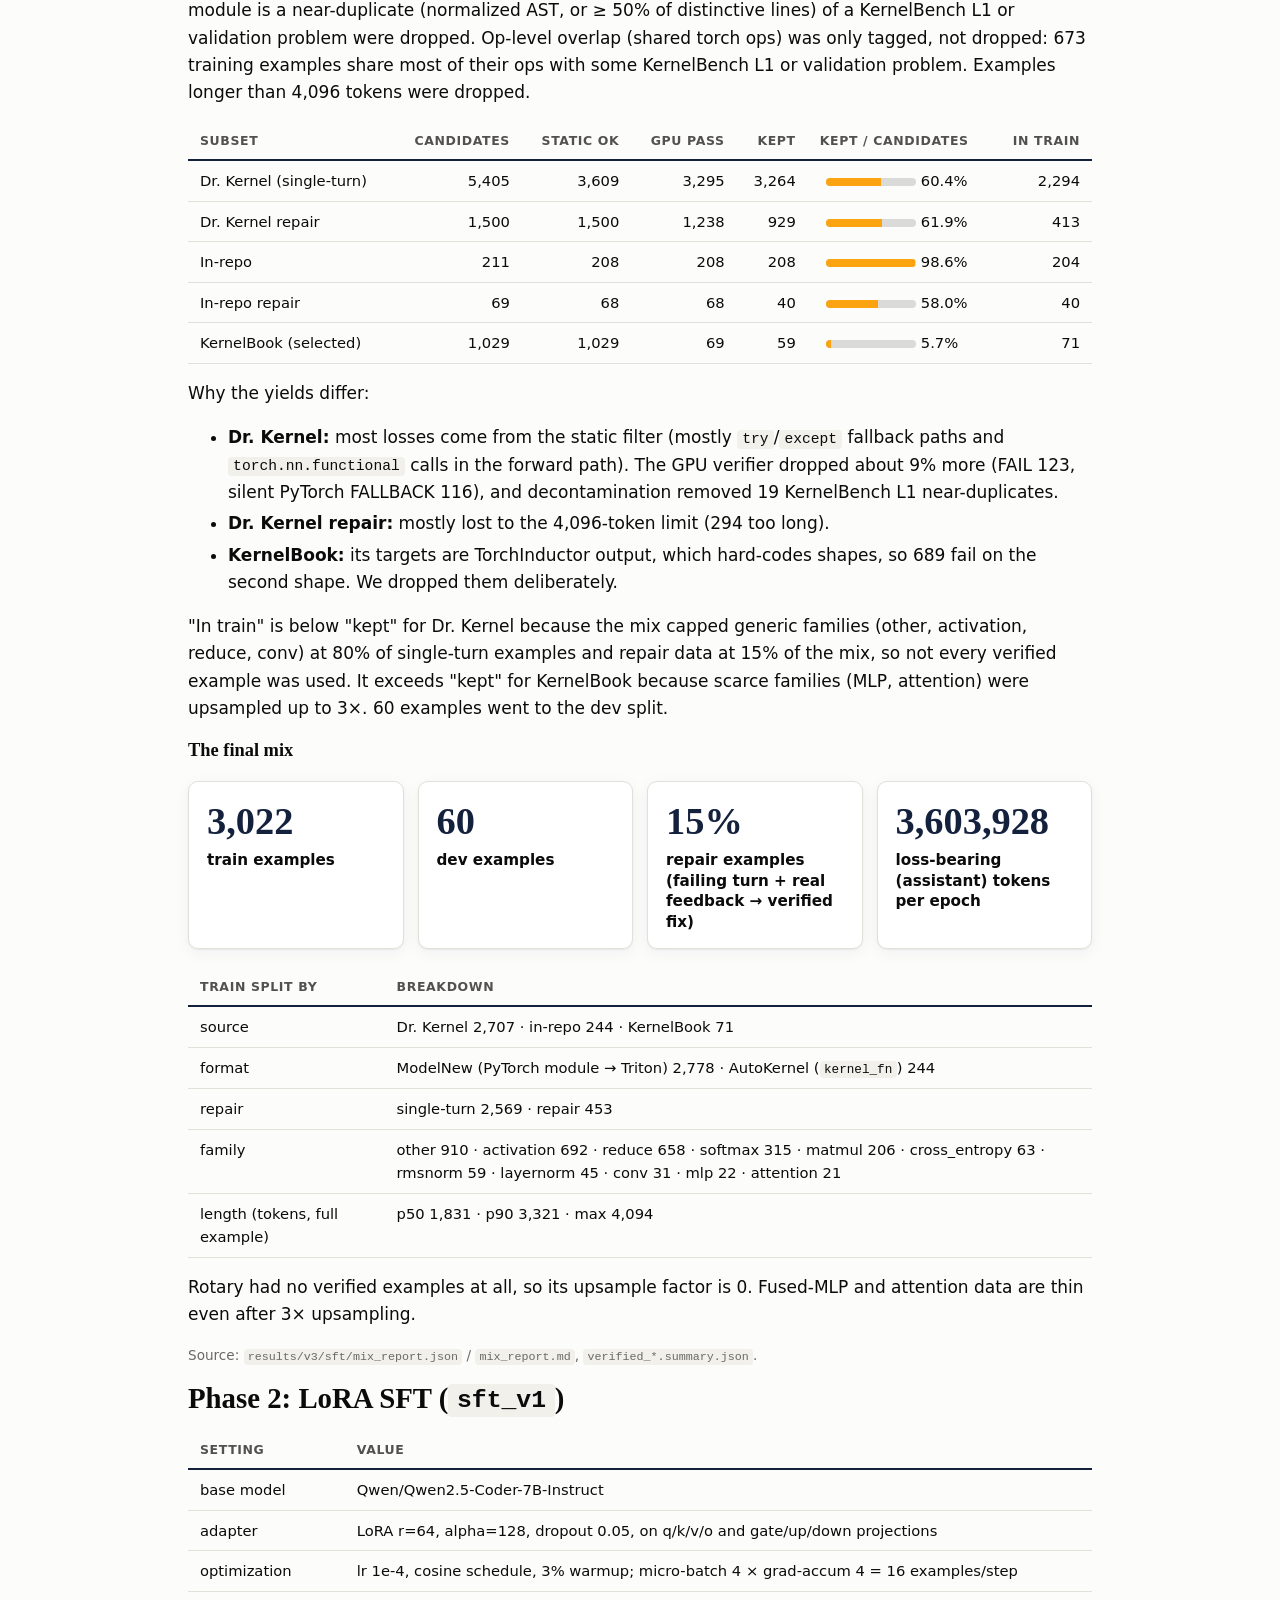
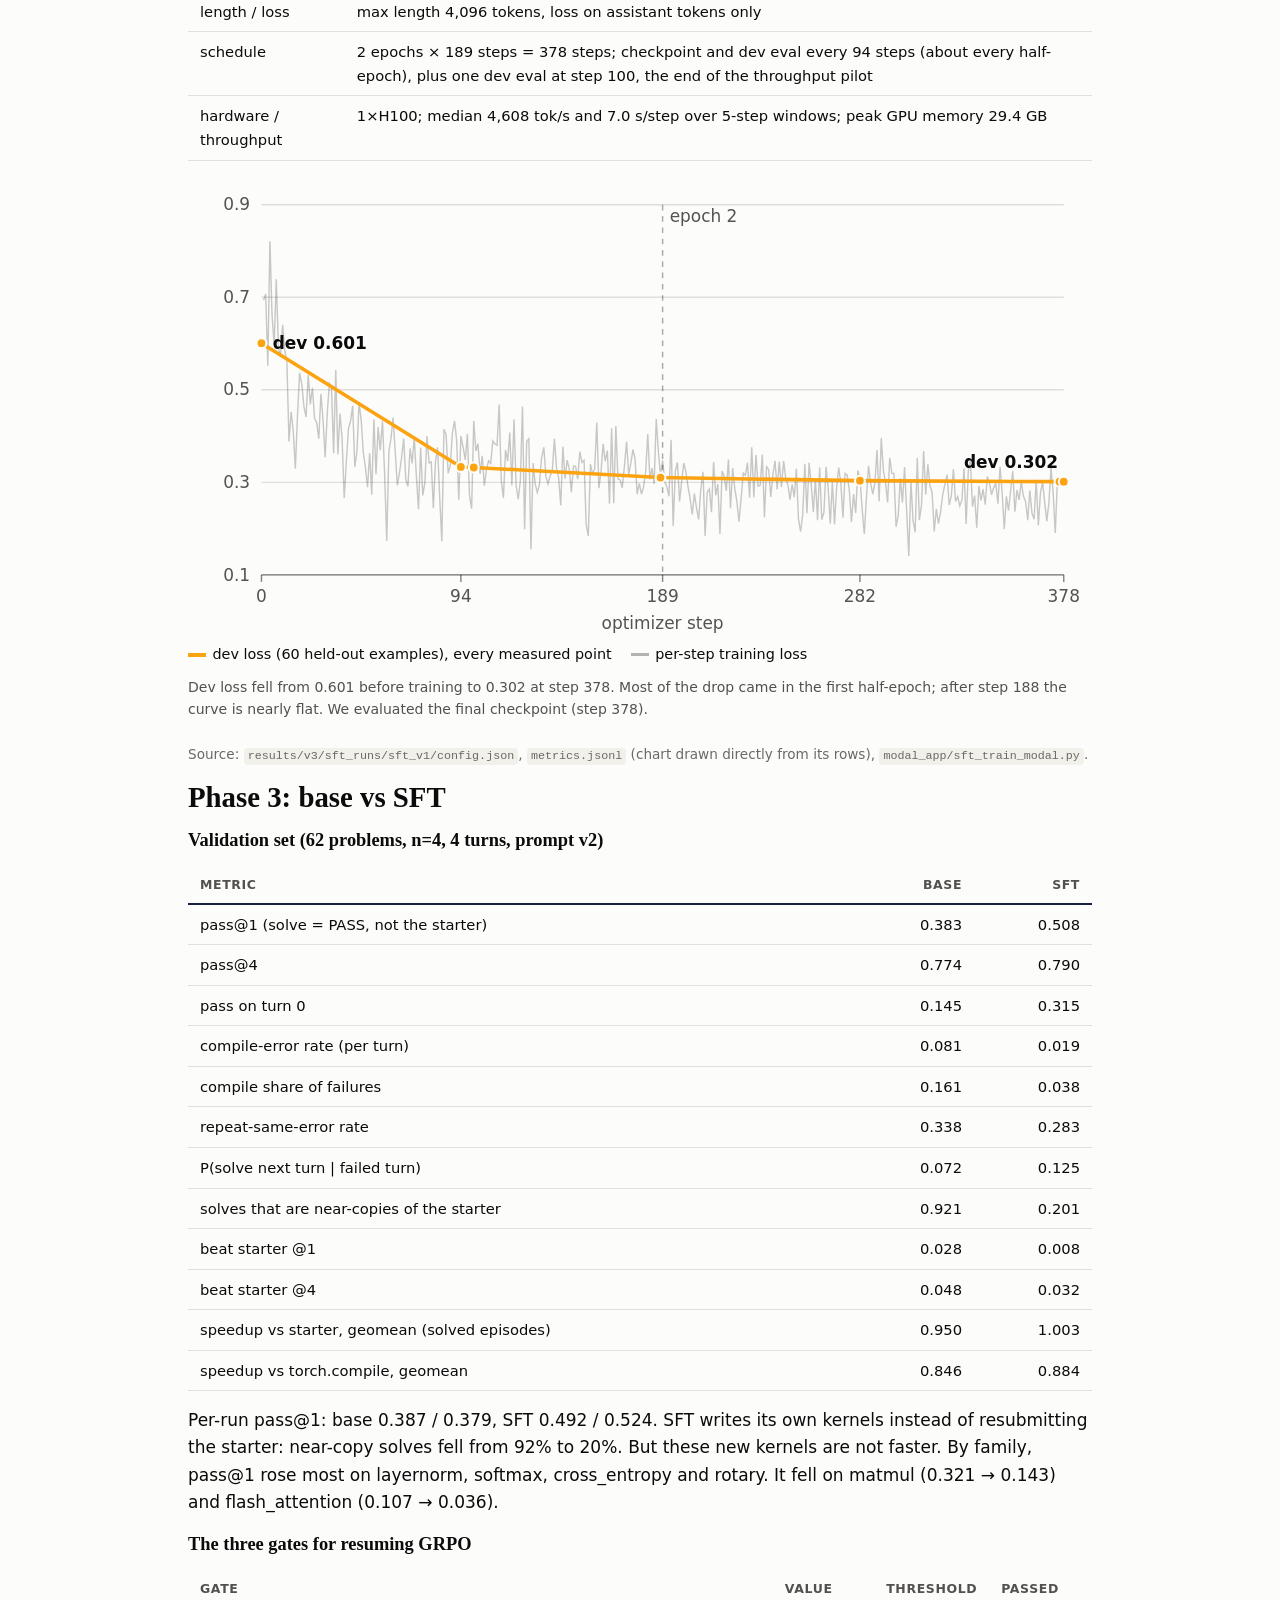
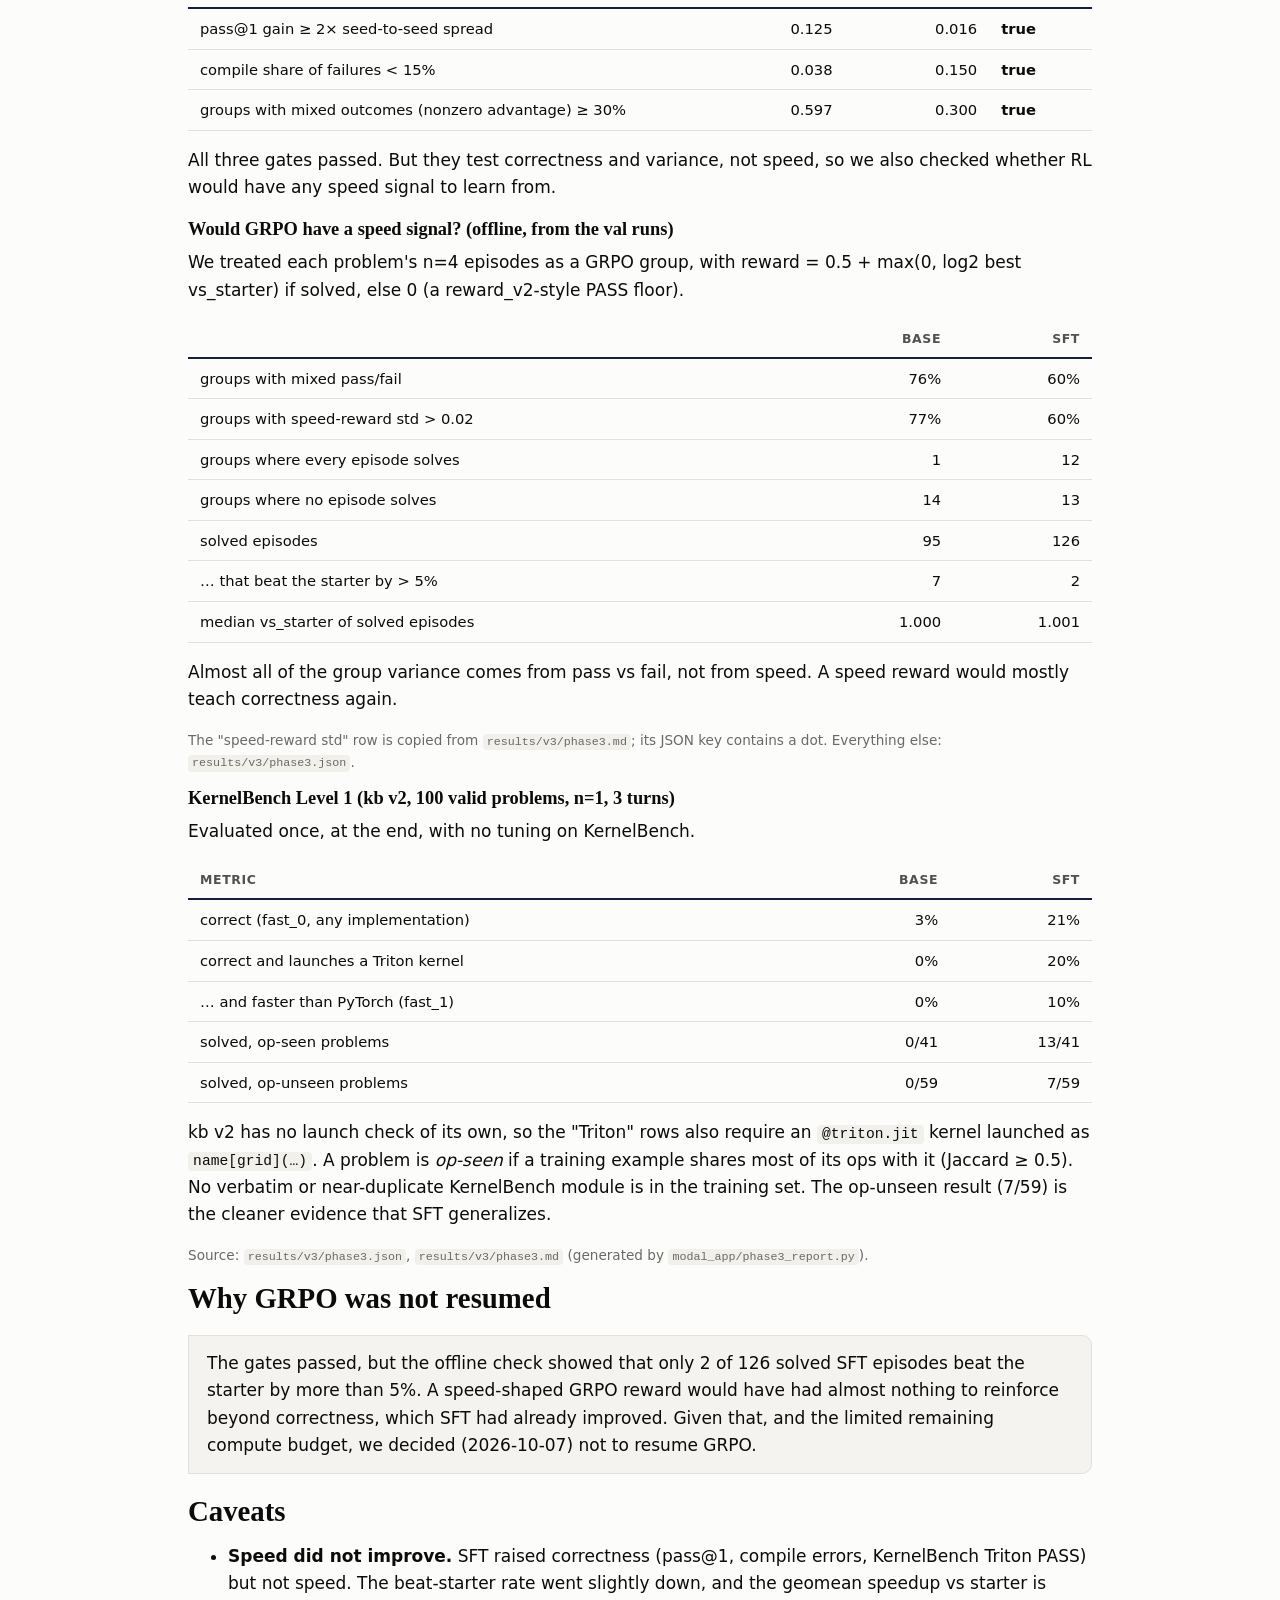
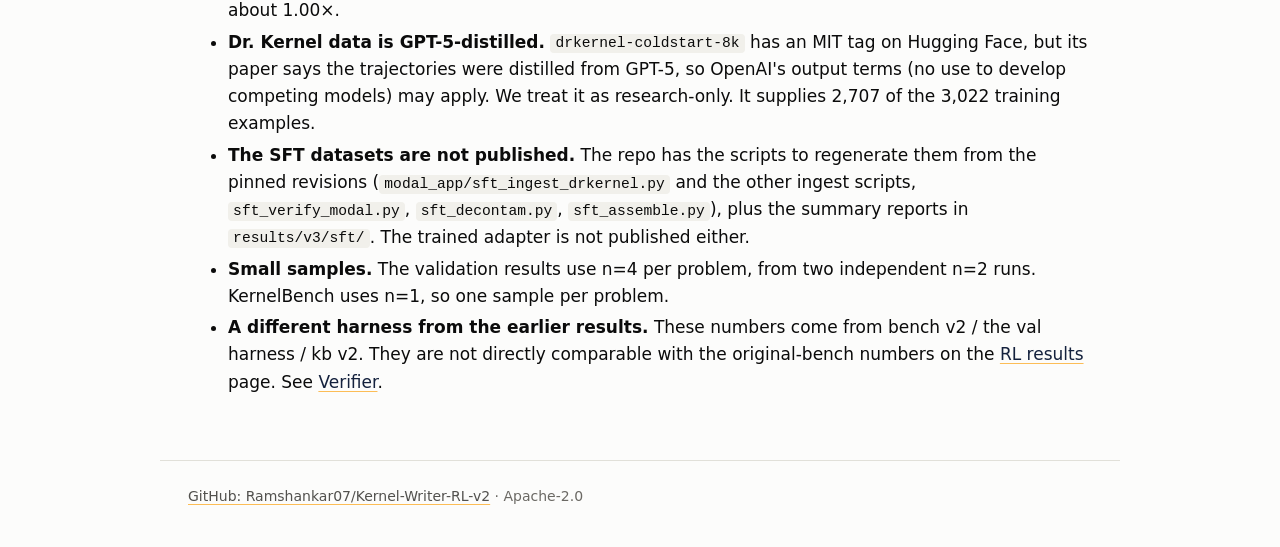
<file: docs/sft.html>
<!doctype html>
<html lang="en">
<head>
<meta charset="utf-8">
<meta name="viewport" content="width=device-width, initial-scale=1">
<title>SFT before RL · Kernel-Writer-RL-v2</title>
<meta name="description" content="Supervised fine-tuning before GRPO: failure analysis, Phase 0 fixes, a GPU-verified 3,022-example Triton SFT mix, a LoRA run, and the base-vs-SFT evaluation on the validation set and KernelBench L1.">
<link rel="stylesheet" href="assets/site.css">
<style>
  /* page-local helpers for sft.html only */
  .table-wrap { overflow-x: auto; -webkit-overflow-scrolling: touch; margin: 1rem 0; max-width: 100%; }
  main p code, main li code, .stat-label code { overflow-wrap: anywhere; }
  main section, main > * { min-width: 0; }
  .table-wrap table { min-width: 560px; }
  .table-wrap.two table { min-width: 0; }
  td.num, th.num { text-align: right; font-variant-numeric: tabular-nums; white-space: nowrap; }
  .meter { display: inline-block; vertical-align: middle; width: 90px; height: 8px; border-radius: 4px;
           background: color-mix(in srgb, currentColor 14%, transparent); overflow: hidden; margin-left: .4rem; }
  .meter > i { display: block; height: 100%; width: var(--w); background: var(--accent, #FCA311); }
  .loss-chart { width: 100%; height: auto; display: block; color: inherit; }
  .loss-chart .grid { stroke: currentColor; stroke-opacity: .12; }
  .loss-chart .axis { stroke: currentColor; stroke-opacity: .5; }
  .loss-chart .epoch { stroke: currentColor; stroke-opacity: .35; stroke-dasharray: 4 4; }
  .loss-chart .tick, .loss-chart .lbl { fill: currentColor; font-size: 12px; }
  .loss-chart .tick { fill-opacity: .7; }
  @media (max-width: 600px) { .loss-chart .tick, .loss-chart .lbl { font-size: 19px; } }
  .loss-chart .lbl { font-weight: 600; }
  .loss-chart .train { fill: none; stroke: currentColor; stroke-opacity: .22; stroke-width: 1; }
  .loss-chart .dev { fill: none; stroke: var(--accent, #FCA311); stroke-width: 2.5; }
  .loss-chart .devpt { fill: var(--accent, #FCA311); stroke: var(--surface, #FCFCFB); stroke-width: 1.5; }
  .legend { display: flex; flex-wrap: wrap; gap: .4rem 1.2rem; font-size: .9rem; margin: .4rem 0 .6rem; }
  .legend span::before { content: ""; display: inline-block; width: 18px; height: 3px; vertical-align: middle;
                         margin-right: .4rem; background: currentColor; opacity: .3; }
  .legend .k-dev::before { background: var(--accent, #FCA311); opacity: 1; height: 4px; }
  .verdict-yes { font-weight: 600; }
  .src { font-size: .85rem; }
</style>
</head>
<body>
<a class="skip" href="#main">Skip to content</a>
<header class="site-header">
  <nav class="nav" aria-label="Site">
    <a href="index.html">Home</a>
    <a href="method.html">Method</a>
    <a href="rl.html">RL results</a>
    <a href="verifier.html">Verifier</a>
    <a href="sft.html" aria-current="page">SFT</a>
    <a href="reproduce.html">Reproduce</a>
  </nav>
</header>

<main id="main">
<h1>SFT before RL</h1>
<p class="lede">GRPO on a 7B coder model barely moved, because most rollout groups either all failed or all
passed, so there was little to learn from. We went back and ran supervised fine-tuning (SFT) first:
fix the parts of the setup that were not the model's fault, build a GPU-verified Triton SFT set, train a
LoRA, and check whether RL would now have a usable signal. Correctness improved a lot. Speed did not.</p>

<div class="stats">
  <div class="stat">
    <div class="stat-num"><span class="from"><span data-k="phase3.json:val.base.pass@1" data-fmt="f3">0.383</span></span><span class="arrow">→</span><span data-k="phase3.json:val.sft.pass@1" data-fmt="f3">0.508</span></div>
    <div class="stat-label">validation pass@1 (62 problems, n=4)</div>
  </div>
  <div class="stat">
    <div class="stat-num"><span class="from"><span data-k="phase3.json:val.base.compile_error_rate" data-fmt="pct1">8.1%</span></span><span class="arrow">→</span><span data-k="phase3.json:val.sft.compile_error_rate" data-fmt="pct1">1.9%</span></div>
    <div class="stat-label">turns that hit a Triton compile error</div>
  </div>
  <div class="stat">
    <div class="stat-num"><span class="from"><span data-k="phase3.json:kernelbench.kb2_base.fast_0_triton" data-fmt="pct0">0%</span></span><span class="arrow">→</span><span data-k="phase3.json:kernelbench.kb2_sft_v1.fast_0_triton" data-fmt="pct0">20%</span></div>
    <div class="stat-label">KernelBench L1 under the fixed harness (kb v2): correct and launches a Triton kernel</div>
  </div>
  <div class="stat">
    <div class="stat-num"><span class="from"><span data-k="phase3.json:val.base.speedup_vs_starter_geomean" data-fmt="x2">0.95×</span></span><span class="arrow">→</span><span data-k="phase3.json:val.sft.speedup_vs_starter_geomean" data-fmt="x2">1.00×</span></div>
    <div class="stat-label">speedup vs starter (geomean of solved episodes): flat</div>
  </div>
</div>

<nav aria-label="On this page" class="muted">
  On this page: <a href="#why">Why SFT</a> · <a href="#phase0">Phase 0</a> · <a href="#phase1">Phase 1 data</a> ·
  <a href="#phase2">Phase 2 training</a> · <a href="#phase3">Phase 3 evaluation</a> · <a href="#grpo">Why GRPO was not resumed</a> ·
  <a href="#caveats">Caveats</a>
</nav>

<ol class="timeline">
  <li><span class="when">Phase 0<br><span class="muted">2026-09-30</span></span><div class="what"><p>Fixed starters, prompt v2, a 62-problem validation set, and a base-model baseline.</p></div></li>
  <li><span class="when">Phase 1<br><span class="muted">2026-10-06</span></span><div class="what"><p>Ingest, static filter, GPU verification, decontamination, and the mix.</p></div></li>
  <li><span class="when">Phase 2<br><span class="muted">2026-10-07</span></span><div class="what"><p>LoRA SFT run <code>sft_v1</code>, 378 steps on 1×H100.</p></div></li>
  <li><span class="when">Phase 3<br><span class="muted">2026-10-07</span></span><div class="what"><p>Base vs SFT on the validation set and on KernelBench L1, plus the GRPO gate.</p></div></li>
</ol>

<!-- ============================================================ -->
<section id="why">
<h2>Why SFT, and not more GRPO</h2>
<p>We sorted every failing turn from the GRPO v1/v2 and agent-eval rollouts by the earliest stage that failed:
9,393 benchmarked turns in 2,225 trajectories, of which 8,267 failed. Three findings argued for SFT:</p>
<ul>
  <li><strong>The reward never saw a real speedup.</strong> Re-scored under the fixed bench v2, no GRPO kernel beat its starter.</li>
  <li><strong>Many failures were basic.</strong> 31.3% of failing turns were Triton compile errors. 30% of those used APIs that do
    not exist in Triton 3.2, for example <code>tl.math.tanh</code> (281 times). After a compile failure, the next turn passed only 1.2% of the time.</li>
  <li><strong>The model got stuck.</strong> In 54.5% of consecutive fail→fail pairs, the model repeated the same error, and 29.2% of
    pairs resubmitted byte-identical code. RL cannot learn from groups that never succeed.</li>
</ul>
<p>So the plan was: teach format, API use, and repair with verified supervised data first, then resume GRPO
only if the SFT model passed explicit gates.</p>
<p class="muted src">Sources: <code>results/v3/sft_failure_analysis.md</code>, <code>results/v3/sft_plan.md</code>.</p>
</section>

<!-- ============================================================ -->
<section id="phase0">
<h2>Phase 0: remove failures that were not the model's fault</h2>
<p>Before measuring the model again, we fixed three problems in the setup itself. Each change is a new file;
no old harness, prompt or result file was edited.</p>
<ul>
  <li><strong>Three broken starters.</strong> Under bench v2, the upstream fused_mlp starter crashed (Triton 3.2 resolves the unused
    <code>tl.math.tanh</code> branch, so the fix uses tanh(y) = 2·sigmoid(2y) − 1). flash_attention ran out of shared memory on the
    L4 (101,376 B), and matmul's fp32 path used TF32 (max error 4e-2 against a tolerance of 1e-4). All 9 starters in
    <code>modal_app/starters_v2/</code> now PASS. The exception is 3 fp32 matmul cases at K = 4096–8192, which an exact fp64 matmul also fails, because
    bench v2's golden for them is itself fp32.</li>
  <li><strong>Prompt v2.</strong> The v1 system prompt described a callable tool, but the parser expected a fenced code block.
    v2 describes only the fenced-block protocol. Tool calls written as code fell from 7.1% of failing turns to 0.4% (2/497).
Malformed or unterminated code fences did not fall (90 turns, 18.1% of failures), and the comparison is not like-for-like: the
problems, bench and starters were all new.</li>
  <li><strong>A held-out validation set.</strong> 62 problems with 376 correctness cases, covering all 9 AutoKernel families with new
    shapes and variants (layernorm without bias, rmsnorm at N=16384, online softmax over 300k–1M columns, rotary with head_dim 80/96, bf16, GQA…).
    No KernelBench problems are in it. Its harness adds a launch check (a PASS must launch an <code>@triton.jit</code> kernel) and uses fp64 goldens for fp32 inputs of
    matmul, attention and MLP. It also computes softmax and cross-entropy goldens in fp64 on the CPU, because CUDA fp64 softmax in torch 2.6 gives wrong values when 257 &lt; n ≤ 1024 and n % 8 == 1.</li>
</ul>

<h3>Base-model baseline (the "before" number)</h3>
<p>Qwen2.5-Coder-7B-Instruct with no LoRA: 62 problems × n=4, 4 turns, T=0.8. A <em>solve</em> is a PASS whose code is not AST-identical to the starter.</p>
<div class="table-wrap two">
<table class="data">
  <thead><tr><th>metric</th><th class="num">base</th></tr></thead>
  <tbody>
    <tr><td>pass@1 (solve)</td><td class="num"><span data-k="phase3.json:val.base.pass@1" data-fmt="f3">0.383</span></td></tr>
    <tr><td>pass@4</td><td class="num"><span data-k="phase3.json:val.base.pass@n" data-fmt="f3">0.774</span></td></tr>
    <tr><td>pass@1 counting unchanged starter resubmits</td><td class="num"><span data-k="phase3.json:val.base.pass@1_incl_starter_resubmits" data-fmt="f3">0.778</span></td></tr>
    <tr><td>solving turns within difflib 0.9 of the starter</td><td class="num"><span data-k="phase3.json:val.base.solving_turns_near_starter_share" data-fmt="pct1">92.1%</span></td></tr>
    <tr><td>beat starter @1 (paired median &gt; 1.05, CI lower bound &gt; 1)</td><td class="num"><span data-k="phase3.json:val.base.beat_starter@1" data-fmt="f3">0.028</span></td></tr>
  </tbody>
</table>
</div>
<p>Most base-model "solves" were near-copies of the starter. The pass@1 seed spread was 0.008, so the gate needs a gain of at least 0.016.</p>
<p class="muted src">Source: <code>results/v3/phase0.md</code>; values from <code>results/v3/phase3.json</code>.</p>
</section>

<!-- ============================================================ -->
<section id="phase1">
<h2>Phase 1: build a verified SFT set</h2>
<h3>Sources</h3>
<div class="table-wrap">
<table class="data">
  <thead><tr><th>source</th><th>pinned revision</th><th>what we took</th></tr></thead>
  <tbody>
    <tr><td><strong>Dr. Kernel</strong> <code>hkust-nlp/drkernel-coldstart-8k</code></td><td><code>cba0ef06</code></td>
      <td>8,920 multi-turn rows. The best round becomes a single-turn example if its speedup is ≥ 1 (5,405 rows). Failed turn + feedback → next, better turn becomes repair data.</td></tr>
    <tr><td><strong>KernelBook</strong> <code>GPUMODE/KernelBook</code> (MIT)</td><td><code>1576375b</code></td>
      <td>18,162 rows → 7,415 pure-Triton → 5,523 after dedup → 1,029 selected for the 9 families.</td></tr>
    <tr><td><strong>In-repo</strong></td><td>this repo</td>
      <td>Our own policy's bench-v2 PASS kernels from GRPO and agent-eval rollouts: 211 distinct non-starter programs (reduce, softmax, cross_entropy), plus repair pairs.</td></tr>
  </tbody>
</table>
</div>
<p>Excluded on purpose: <code>ppbhatt500/kernelbook-triton-reasoning-traces</code>, which is built from KernelBench, and <code>siro1/*</code>,
whose license and verification are undocumented.</p>
<p class="muted src">Sources: <code>results/v3/sft/README.md</code>, <code>ingest_drkernel_summary.json</code>, <code>ingest_kernelbook_summary.json</code>, <code>select_summary.json</code>, <code>ingest_inrepo_summary.json</code>.</p>

<h3>Filter and verification funnel</h3>
<p><strong>Static filter:</strong> the code parses; at least one <code>@triton.jit</code> kernel is actually launched; there is no
<code>torch.nn.functional</code>, <code>torch.matmul</code> or <code>try</code>/<code>except</code> fallback in the forward path; and <code>tl.*</code> symbols are checked against a Triton 3.2 allowlist (the verifier rejects the rest as REJECT_SYMBOL). <strong>GPU
verification</strong> on ≤4 L40S/L4 containers: an fp32 golden reference, 3 seeds × 2 shapes, extreme-magnitude inputs for reductions, and a launch
check (no silent PyTorch fallback). <strong>Decontamination:</strong> rows whose PyTorch module is a near-duplicate (normalized AST, or ≥ 50% of distinctive
lines) of a KernelBench L1 or validation problem were dropped. Op-level overlap (shared torch ops) was only tagged, not dropped:
<span data-k="mix_report.json:splits.train.op_overlap_flag" data-fmt="int">673</span> training examples share most of their ops with some
KernelBench L1 or validation problem. Examples longer than 4,096 tokens were dropped.</p>
<div class="table-wrap">
<table class="data">
  <thead><tr><th>subset</th><th class="num">candidates</th><th class="num">static OK</th><th class="num">GPU PASS</th><th class="num">kept</th><th>kept / candidates</th><th class="num">in train</th></tr></thead>
  <tbody>
    <tr><td>Dr. Kernel (single-turn)</td>
      <td class="num"><span data-k="mix_report.json:subsets.drkernel.candidates" data-fmt="int">5,405</span></td>
      <td class="num"><span data-k="mix_report.json:subsets.drkernel.candidates_static_ok" data-fmt="int">3,609</span></td>
      <td class="num"><span data-k="mix_report.json:subsets.drkernel.verdicts.PASS" data-fmt="int">3,295</span></td>
      <td class="num"><span data-k="mix_report.json:subsets.drkernel.kept" data-fmt="int">3,264</span></td>
      <td><span class="meter" role="presentation"><i style="--w:60.4%"></i></span> 60.4%</td>
      <td class="num"><span data-k="mix_report.json:splits.train.by_subset.drkernel" data-fmt="int">2,294</span></td></tr>
    <tr><td>Dr. Kernel repair</td>
      <td class="num"><span data-k="mix_report.json:subsets.drkernel_repair_sel.candidates" data-fmt="int">1,500</span></td>
      <td class="num"><span data-k="mix_report.json:subsets.drkernel_repair_sel.candidates_static_ok" data-fmt="int">1,500</span></td>
      <td class="num"><span data-k="mix_report.json:subsets.drkernel_repair_sel.verdicts.PASS" data-fmt="int">1,238</span></td>
      <td class="num"><span data-k="mix_report.json:subsets.drkernel_repair_sel.kept" data-fmt="int">929</span></td>
      <td><span class="meter" role="presentation"><i style="--w:61.9%"></i></span> 61.9%</td>
      <td class="num"><span data-k="mix_report.json:splits.train.by_subset.drkernel_repair_sel" data-fmt="int">413</span></td></tr>
    <tr><td>In-repo</td>
      <td class="num"><span data-k="mix_report.json:subsets.inrepo.candidates" data-fmt="int">211</span></td>
      <td class="num"><span data-k="mix_report.json:subsets.inrepo.candidates_static_ok" data-fmt="int">208</span></td>
      <td class="num"><span data-k="mix_report.json:subsets.inrepo.verdicts.PASS" data-fmt="int">208</span></td>
      <td class="num"><span data-k="mix_report.json:subsets.inrepo.kept" data-fmt="int">208</span></td>
      <td><span class="meter" role="presentation"><i style="--w:98.6%"></i></span> 98.6%</td>
      <td class="num"><span data-k="mix_report.json:splits.train.by_subset.inrepo" data-fmt="int">204</span></td></tr>
    <tr><td>In-repo repair</td>
      <td class="num"><span data-k="mix_report.json:subsets.inrepo_repair.candidates" data-fmt="int">69</span></td>
      <td class="num"><span data-k="mix_report.json:subsets.inrepo_repair.candidates_static_ok" data-fmt="int">68</span></td>
      <td class="num"><span data-k="mix_report.json:subsets.inrepo_repair.verdicts.PASS" data-fmt="int">68</span></td>
      <td class="num"><span data-k="mix_report.json:subsets.inrepo_repair.kept" data-fmt="int">40</span></td>
      <td><span class="meter" role="presentation"><i style="--w:58.0%"></i></span> 58.0%</td>
      <td class="num"><span data-k="mix_report.json:splits.train.by_subset.inrepo_repair" data-fmt="int">40</span></td></tr>
    <tr><td>KernelBook (selected)</td>
      <td class="num"><span data-k="mix_report.json:subsets.kernelbook_sel.candidates" data-fmt="int">1,029</span></td>
      <td class="num"><span data-k="mix_report.json:subsets.kernelbook_sel.candidates_static_ok" data-fmt="int">1,029</span></td>
      <td class="num"><span data-k="mix_report.json:subsets.kernelbook_sel.verdicts.PASS" data-fmt="int">69</span></td>
      <td class="num"><span data-k="mix_report.json:subsets.kernelbook_sel.kept" data-fmt="int">59</span></td>
      <td><span class="meter" role="presentation"><i style="--w:5.7%"></i></span> 5.7%</td>
      <td class="num"><span data-k="mix_report.json:splits.train.by_subset.kernelbook_sel" data-fmt="int">71</span></td></tr>
  </tbody>
</table>
</div>
<p>Why the yields differ:</p>
<ul>
  <li><strong>Dr. Kernel:</strong> most losses come from the static filter (mostly <code>try</code>/<code>except</code> fallback paths and <code>torch.nn.functional</code> calls in the forward path).
    The GPU verifier dropped about 9% more (FAIL <span data-k="mix_report.json:subsets.drkernel.verdicts.FAIL" data-fmt="int">123</span>,
    silent PyTorch FALLBACK <span data-k="mix_report.json:subsets.drkernel.verdicts.FALLBACK" data-fmt="int">116</span>), and decontamination removed
    <span data-k="mix_report.json:subsets.drkernel.drops.decontam_kb_l1" data-fmt="int">19</span> KernelBench L1 near-duplicates.</li>
  <li><strong>Dr. Kernel repair:</strong> mostly lost to the 4,096-token limit
    (<span data-k="mix_report.json:subsets.drkernel_repair_sel.drops.too_long" data-fmt="int">294</span> too long).</li>
  <li><strong>KernelBook:</strong> its targets are TorchInductor output, which hard-codes shapes, so
    <span data-k="mix_report.json:subsets.kernelbook_sel.verdicts.FAIL_SHAPE2" data-fmt="int">689</span> fail on the second shape. We dropped them deliberately.</li>
</ul>
<p>"In train" is below "kept" for Dr. Kernel because the mix capped generic families (other, activation, reduce, conv) at
<span data-k="mix_report.json:config.generic_max_frac" data-fmt="pct0">80%</span> of single-turn examples and repair data at
<span data-k="mix_report.json:config.repair_frac" data-fmt="pct0">15%</span> of the mix, so not every verified example was used.
It exceeds "kept" for KernelBook because scarce families (MLP, attention) were upsampled up to 3×. 60 examples went to the dev split.</p>

<h3>The final mix</h3>
<div class="stats">
  <div class="stat"><div class="stat-num"><span data-k="mix_report.json:splits.train.examples" data-fmt="int">3,022</span></div><div class="stat-label">train examples</div></div>
  <div class="stat"><div class="stat-num"><span data-k="mix_report.json:splits.dev.examples" data-fmt="int">60</span></div><div class="stat-label">dev examples</div></div>
  <div class="stat"><div class="stat-num"><span data-k="mix_report.json:splits.train.repair_share" data-fmt="pct0">15%</span></div><div class="stat-label">repair examples (failing turn + real feedback → verified fix)</div></div>
  <div class="stat"><div class="stat-num"><span data-k="mix_report.json:tokens.train_trained_tokens.total" data-fmt="int">3,603,928</span></div><div class="stat-label">loss-bearing (assistant) tokens per epoch</div></div>
</div>
<div class="table-wrap two">
<table class="data">
  <thead><tr><th>train split by</th><th>breakdown</th></tr></thead>
  <tbody>
    <tr><td>source</td><td>Dr. Kernel <span data-k="mix_report.json:splits.train.by_source.drkernel" data-fmt="int">2,707</span> ·
      in-repo <span data-k="mix_report.json:splits.train.by_source.inrepo" data-fmt="int">244</span> ·
      KernelBook <span data-k="mix_report.json:splits.train.by_source.kernelbook" data-fmt="int">71</span></td></tr>
    <tr><td>format</td><td>ModelNew (PyTorch module → Triton) <span data-k="mix_report.json:splits.train.by_format.modelnew" data-fmt="int">2,778</span> ·
      AutoKernel (<code>kernel_fn</code>) <span data-k="mix_report.json:splits.train.by_format.autokernel" data-fmt="int">244</span></td></tr>
    <tr><td>repair</td><td>single-turn <span data-k="mix_report.json:splits.train.by_repair.false" data-fmt="int">2,569</span> ·
      repair <span data-k="mix_report.json:splits.train.by_repair.true" data-fmt="int">453</span></td></tr>
    <tr><td>family</td><td>other <span data-k="mix_report.json:splits.train.by_family.other" data-fmt="int">910</span> ·
      activation <span data-k="mix_report.json:splits.train.by_family.activation" data-fmt="int">692</span> ·
      reduce <span data-k="mix_report.json:splits.train.by_family.reduce" data-fmt="int">658</span> ·
      softmax <span data-k="mix_report.json:splits.train.by_family.softmax" data-fmt="int">315</span> ·
      matmul <span data-k="mix_report.json:splits.train.by_family.matmul" data-fmt="int">206</span> ·
      cross_entropy <span data-k="mix_report.json:splits.train.by_family.cross_entropy" data-fmt="int">63</span> ·
      rmsnorm <span data-k="mix_report.json:splits.train.by_family.rmsnorm" data-fmt="int">59</span> ·
      layernorm <span data-k="mix_report.json:splits.train.by_family.layernorm" data-fmt="int">45</span> ·
      conv <span data-k="mix_report.json:splits.train.by_family.conv" data-fmt="int">31</span> ·
      mlp <span data-k="mix_report.json:splits.train.by_family.mlp" data-fmt="int">22</span> ·
      attention <span data-k="mix_report.json:splits.train.by_family.attention" data-fmt="int">21</span></td></tr>
    <tr><td>length (tokens, full example)</td><td>p50 <span data-k="mix_report.json:splits.train.tokens.p50" data-fmt="int">1,831</span> ·
      p90 <span data-k="mix_report.json:splits.train.tokens.p90" data-fmt="int">3,321</span> ·
      max <span data-k="mix_report.json:splits.train.tokens.max" data-fmt="int">4,094</span></td></tr>
  </tbody>
</table>
</div>
<p>Rotary had no verified examples at all, so its upsample factor is 0. Fused-MLP and attention data are thin even after 3× upsampling.</p>
<p class="muted src">Source: <code>results/v3/sft/mix_report.json</code> / <code>mix_report.md</code>, <code>verified_*.summary.json</code>.</p>
</section>

<!-- ============================================================ -->
<section id="phase2">
<h2>Phase 2: LoRA SFT (<code>sft_v1</code>)</h2>
<div class="table-wrap two">
<table class="data">
  <thead><tr><th>setting</th><th>value</th></tr></thead>
  <tbody>
    <tr><td>base model</td><td>Qwen/Qwen2.5-Coder-7B-Instruct</td></tr>
    <tr><td>adapter</td><td>LoRA r=64, alpha=128, dropout 0.05, on q/k/v/o and gate/up/down projections</td></tr>
    <tr><td>optimization</td><td>lr 1e-4, cosine schedule, 3% warmup; micro-batch 4 × grad-accum 4 = 16 examples/step</td></tr>
    <tr><td>length / loss</td><td>max length 4,096 tokens, loss on assistant tokens only</td></tr>
    <tr><td>schedule</td><td>2 epochs × 189 steps = 378 steps; checkpoint and dev eval every 94 steps (about every half-epoch), plus one dev eval at step 100, the end of the throughput pilot</td></tr>
    <tr><td>hardware / throughput</td><td>1×H100; median 4,608 tok/s and 7.0 s/step over 5-step windows; peak GPU memory 29.4 GB</td></tr>
  </tbody>
</table>
</div>
<figure class="fig">
  <svg class="loss-chart" viewBox="0 0 640 320" role="img" aria-labelledby="loss-title loss-desc" xmlns="http://www.w3.org/2000/svg">
<title id="loss-title">sft_v1 loss by optimizer step</title>
<desc id="loss-desc">Held-out dev loss measured at steps 0 (0.601), 94 (0.333), 100 (0.332), 188 (0.310), 282 (0.304), 376 (0.301), 378 (0.302). Per-step training loss is drawn faintly behind it.</desc>
<line x1="52" x2="620" y1="276.0" y2="276.0" class="grid"/><text x="44" y="280.0" text-anchor="end" class="tick">0.1</text>
<line x1="52" x2="620" y1="210.5" y2="210.5" class="grid"/><text x="44" y="214.5" text-anchor="end" class="tick">0.3</text>
<line x1="52" x2="620" y1="145.0" y2="145.0" class="grid"/><text x="44" y="149.0" text-anchor="end" class="tick">0.5</text>
<line x1="52" x2="620" y1="79.5" y2="79.5" class="grid"/><text x="44" y="83.5" text-anchor="end" class="tick">0.7</text>
<line x1="52" x2="620" y1="14.0" y2="14.0" class="grid"/><text x="44" y="18.0" text-anchor="end" class="tick">0.9</text>
<line x1="52.0" x2="52.0" y1="276" y2="281" class="axis"/><text x="52.0" y="295" text-anchor="middle" class="tick">0</text>
<line x1="193.2" x2="193.2" y1="276" y2="281" class="axis"/><text x="193.2" y="295" text-anchor="middle" class="tick">94</text>
<line x1="336.0" x2="336.0" y1="276" y2="281" class="axis"/><text x="336.0" y="295" text-anchor="middle" class="tick">189</text>
<line x1="475.7" x2="475.7" y1="276" y2="281" class="axis"/><text x="475.7" y="295" text-anchor="middle" class="tick">282</text>
<line x1="620.0" x2="620.0" y1="276" y2="281" class="axis"/><text x="620.0" y="295" text-anchor="middle" class="tick">378</text>
<line x1="52" x2="620" y1="276" y2="276" class="axis"/>
<line x1="336.0" x2="336.0" y1="14" y2="276" class="epoch"/><text x="341.0" y="26" class="tick">epoch 2</text>
<text x="336" y="314" text-anchor="middle" class="tick">optimizer step</text>
<polyline class="train" points="53.5,81.5 55.0,77.1 56.5,127.9 58.0,39.8 59.5,92.2 61.0,113.0 62.5,66.7 64.0,114.5 65.5,121.8 67.0,98.9 68.5,117.3 70.0,124.9 71.5,181.6 73.0,160.6 74.5,174.0 76.0,200.8 77.5,163.5 79.0,133.0 80.6,141.3 82.1,156.9 83.6,164.3 85.1,134.3 86.6,155.3 88.1,143.6 89.6,165.4 91.1,168.2 92.6,179.6 94.1,147.9 95.6,166.2 97.1,192.8 98.6,161.4 100.1,140.6 101.6,143.4 103.1,189.9 104.6,130.9 106.1,190.8 107.6,161.8 109.1,179.7 110.6,221.6 112.1,195.6 113.6,172.7 115.1,167.1 116.6,156.4 118.1,199.6 119.6,188.8 121.1,154.3 122.6,166.1 124.1,189.2 125.6,199.9 127.1,214.0 128.6,189.9 130.1,219.2 131.6,165.9 133.1,204.8 134.6,171.4 136.1,187.8 137.7,167.3 139.2,204.2 140.7,252.1 142.2,188.8 143.7,179.6 145.2,164.7 146.7,188.7 148.2,212.6 149.7,203.9 151.2,193.1 152.7,179.5 154.2,208.4 155.7,213.5 157.2,186.5 158.7,197.1 160.2,178.5 161.7,206.5 163.2,229.6 164.7,185.9 166.2,219.8 167.7,210.7 169.2,177.7 170.7,196.7 172.2,196.0 173.7,228.9 175.2,195.9 176.7,185.8 178.2,221.2 179.7,252.2 181.2,173.0 182.7,176.6 184.2,204.1 185.7,198.4 187.2,175.5 188.7,167.0 190.2,180.7 191.7,222.8 193.2,177.8 194.8,185.7 196.3,194.6 197.8,176.1 199.3,220.0 200.8,229.2 202.3,166.9 203.8,188.3 205.3,183.1 206.8,204.6 208.3,191.7 209.8,212.9 211.3,201.6 212.8,195.2 214.3,197.1 215.8,181.2 217.3,183.3 218.8,184.3 220.3,155.5 221.8,209.5 223.3,221.6 224.8,187.6 226.3,195.4 227.8,175.2 229.3,212.7 230.8,166.1 232.3,212.6 233.8,222.5 235.3,209.4 236.8,156.9 238.3,243.7 239.8,181.4 241.3,179.6 242.8,257.8 244.3,196.8 245.8,211.6 247.3,217.7 248.8,212.3 250.3,193.1 251.9,185.7 253.4,206.3 254.9,211.7 256.4,205.9 257.9,202.7 259.4,179.7 260.9,200.3 262.4,207.4 263.9,226.7 265.4,185.1 266.9,207.9 268.4,194.9 269.9,200.8 271.4,217.5 272.9,199.0 274.4,199.2 275.9,208.2 277.4,188.8 278.9,196.4 280.4,195.0 281.9,240.5 283.4,248.4 284.9,197.6 286.4,204.3 287.9,201.2 289.4,168.2 290.9,214.6 292.4,203.1 293.9,183.2 295.4,195.7 296.9,188.0 298.4,225.6 299.9,172.2 301.4,225.3 302.9,170.7 304.4,208.1 305.9,208.8 307.4,214.4 309.0,198.9 310.5,181.9 312.0,204.8 313.5,197.1 315.0,187.2 316.5,193.9 318.0,218.8 319.5,211.2 321.0,218.9 322.5,213.8 324.0,203.3 325.5,176.3 327.0,208.4 328.5,200.5 330.0,211.7 331.5,165.7 333.0,188.5 334.5,205.2 336.0,195.0 337.5,210.2 339.0,213.5 340.5,220.4 342.0,180.3 343.5,241.4 345.0,202.7 346.5,196.4 348.0,224.0 349.5,209.6 351.0,196.8 352.5,203.3 354.0,213.8 355.5,222.0 357.0,233.2 358.5,218.4 360.0,228.6 361.5,236.7 363.0,215.9 364.6,203.1 366.1,248.4 367.6,217.5 369.1,215.2 370.6,231.6 372.1,196.1 373.6,219.7 375.1,211.7 376.6,247.0 378.1,202.5 379.6,206.2 381.1,216.6 382.6,194.4 384.1,228.9 385.6,200.4 387.1,214.8 388.6,224.3 390.1,238.4 391.6,221.7 393.1,204.0 394.6,205.5 396.1,196.5 397.6,221.4 399.1,185.7 400.6,221.3 402.1,191.2 403.6,213.2 405.1,212.6 406.6,190.8 408.1,235.3 409.6,199.5 411.1,201.5 412.6,220.8 414.1,204.9 415.6,195.3 417.1,215.5 418.6,195.8 420.1,213.8 421.7,195.5 423.2,208.1 424.7,212.2 426.2,222.7 427.7,212.0 429.2,221.0 430.7,200.9 432.2,236.5 433.7,245.4 435.2,233.3 436.7,197.4 438.2,232.3 439.7,196.7 441.2,211.5 442.7,231.7 444.2,208.3 445.7,237.3 447.2,200.0 448.7,236.9 450.2,231.7 451.7,199.6 453.2,214.6 454.7,239.8 456.2,210.0 457.7,240.4 459.2,214.2 460.7,200.1 462.2,211.4 463.7,235.6 465.2,204.2 466.7,205.4 468.2,216.3 469.7,238.5 471.2,218.8 472.7,232.1 474.2,202.2 475.7,207.0 477.2,228.7 478.8,247.1 480.3,221.6 481.8,198.8 483.3,211.3 484.8,218.8 486.3,210.7 487.8,187.6 489.3,224.0 490.8,179.2 492.3,201.8 493.8,211.1 495.3,224.7 496.8,193.2 498.3,204.0 499.8,204.2 501.3,242.0 502.8,233.9 504.3,207.7 505.8,224.7 507.3,199.7 508.8,231.0 510.3,262.6 511.8,209.6 513.3,237.5 514.8,245.8 516.3,193.3 517.8,237.2 519.3,226.3 520.8,188.3 522.3,219.1 523.8,197.8 525.3,213.0 526.8,217.7 528.3,245.3 529.8,229.2 531.3,239.8 532.8,231.5 534.3,219.3 535.9,211.7 537.4,205.0 538.9,226.6 540.4,220.3 541.9,201.1 543.4,224.0 544.9,220.5 546.4,227.2 547.9,223.0 549.4,200.5 550.9,240.0 552.4,203.0 553.9,194.6 555.4,227.7 556.9,219.9 558.4,242.6 559.9,213.2 561.4,223.5 562.9,215.4 564.4,226.3 565.9,206.4 567.4,210.7 568.9,219.3 570.4,214.2 571.9,211.4 573.4,225.6 574.9,199.5 576.4,218.0 577.9,243.6 579.4,220.4 580.9,230.5 582.4,216.3 583.9,202.5 585.4,231.3 586.9,215.9 588.4,223.0 589.9,210.2 591.4,220.0 593.0,224.3 594.5,237.3 596.0,216.3 597.5,232.3 599.0,236.6 600.5,208.7 602.0,241.1 603.5,218.1 605.0,210.2 606.5,224.7 608.0,238.1 609.5,224.7 611.0,200.1 612.5,218.1 614.0,246.4 615.5,208.5 617.0,210.2 618.5,207.3 620.0,213.5"/>
<polyline class="dev" points="52.0,112.0 193.2,199.6 202.3,200.0 334.5,207.1 475.7,209.3 617.0,210.0 620.0,210.0"/>
<circle class="devpt" cx="52.0" cy="112.0" r="3.5"><title>step 0: dev loss 0.601</title></circle>
<circle class="devpt" cx="193.2" cy="199.6" r="3.5"><title>step 94: dev loss 0.333</title></circle>
<circle class="devpt" cx="202.3" cy="200.0" r="3.5"><title>step 100: dev loss 0.332</title></circle>
<circle class="devpt" cx="334.5" cy="207.1" r="3.5"><title>step 188: dev loss 0.310</title></circle>
<circle class="devpt" cx="475.7" cy="209.3" r="3.5"><title>step 282: dev loss 0.304</title></circle>
<circle class="devpt" cx="617.0" cy="210.0" r="3.5"><title>step 376: dev loss 0.301</title></circle>
<circle class="devpt" cx="620.0" cy="210.0" r="3.5"><title>step 378: dev loss 0.302</title></circle>
<text x="60.0" y="116.0" class="lbl">dev 0.601</text>
<text x="616.0" y="200.0" text-anchor="end" class="lbl">dev 0.302</text>
</svg>
  <div class="legend" aria-hidden="true"><span class="k-dev">dev loss (60 held-out examples), every measured point</span><span>per-step training loss</span></div>
  <figcaption>Dev loss fell from 0.601 before training to 0.302 at step 378. Most of the drop came in the first half-epoch; after step 188 the curve is nearly flat.
  We evaluated the final checkpoint (step 378).</figcaption>
</figure>
<p class="muted src">Source: <code>results/v3/sft_runs/sft_v1/config.json</code>, <code>metrics.jsonl</code> (chart drawn directly from its rows), <code>modal_app/sft_train_modal.py</code>.</p>
</section>

<!-- ============================================================ -->
<section id="phase3">
<h2>Phase 3: base vs SFT</h2>
<h3>Validation set (62 problems, n=4, 4 turns, prompt v2)</h3>
<div class="table-wrap">
<table class="data">
  <thead><tr><th>metric</th><th class="num">base</th><th class="num">SFT</th></tr></thead>
  <tbody>
    <tr><td>pass@1 (solve = PASS, not the starter)</td><td class="num"><span data-k="phase3.json:val.base.pass@1" data-fmt="f3">0.383</span></td><td class="num"><span data-k="phase3.json:val.sft.pass@1" data-fmt="f3">0.508</span></td></tr>
    <tr><td>pass@4</td><td class="num"><span data-k="phase3.json:val.base.pass@n" data-fmt="f3">0.774</span></td><td class="num"><span data-k="phase3.json:val.sft.pass@n" data-fmt="f3">0.790</span></td></tr>
    <tr><td>pass on turn 0</td><td class="num"><span data-k="phase3.json:val.base.pass@1_turn0" data-fmt="f3">0.145</span></td><td class="num"><span data-k="phase3.json:val.sft.pass@1_turn0" data-fmt="f3">0.315</span></td></tr>
    <tr><td>compile-error rate (per turn)</td><td class="num"><span data-k="phase3.json:val.base.compile_error_rate" data-fmt="f3">0.081</span></td><td class="num"><span data-k="phase3.json:val.sft.compile_error_rate" data-fmt="f3">0.019</span></td></tr>
    <tr><td>compile share of failures</td><td class="num"><span data-k="phase3.json:val.base.compile_share_of_failures" data-fmt="f3">0.161</span></td><td class="num"><span data-k="phase3.json:val.sft.compile_share_of_failures" data-fmt="f3">0.038</span></td></tr>
    <tr><td>repeat-same-error rate</td><td class="num"><span data-k="phase3.json:val.base.repeat_error_rate" data-fmt="f3">0.338</span></td><td class="num"><span data-k="phase3.json:val.sft.repeat_error_rate" data-fmt="f3">0.283</span></td></tr>
    <tr><td>P(solve next turn | failed turn)</td><td class="num"><span data-k="phase3.json:val.base.p_pass_next_given_fail" data-fmt="f3">0.072</span></td><td class="num"><span data-k="phase3.json:val.sft.p_pass_next_given_fail" data-fmt="f3">0.125</span></td></tr>
    <tr><td>solves that are near-copies of the starter</td><td class="num"><span data-k="phase3.json:val.base.solving_turns_near_starter_share" data-fmt="f3">0.921</span></td><td class="num"><span data-k="phase3.json:val.sft.solving_turns_near_starter_share" data-fmt="f3">0.201</span></td></tr>
    <tr><td>beat starter @1</td><td class="num"><span data-k="phase3.json:val.base.beat_starter@1" data-fmt="f3">0.028</span></td><td class="num"><span data-k="phase3.json:val.sft.beat_starter@1" data-fmt="f3">0.008</span></td></tr>
    <tr><td>beat starter @4</td><td class="num"><span data-k="phase3.json:val.base.beat_starter@n" data-fmt="f3">0.048</span></td><td class="num"><span data-k="phase3.json:val.sft.beat_starter@n" data-fmt="f3">0.032</span></td></tr>
    <tr><td>speedup vs starter, geomean (solved episodes)</td><td class="num"><span data-k="phase3.json:val.base.speedup_vs_starter_geomean" data-fmt="f3">0.950</span></td><td class="num"><span data-k="phase3.json:val.sft.speedup_vs_starter_geomean" data-fmt="f3">1.003</span></td></tr>
    <tr><td>speedup vs torch.compile, geomean</td><td class="num"><span data-k="phase3.json:val.base.speedup_vs_compile_geomean" data-fmt="f3">0.846</span></td><td class="num"><span data-k="phase3.json:val.sft.speedup_vs_compile_geomean" data-fmt="f3">0.884</span></td></tr>
  </tbody>
</table>
</div>
<p>Per-run pass@1: base <span data-k="phase3.json:val.base.pass@1_per_run.half1+mmfix1" data-fmt="f3">0.387</span> / <span data-k="phase3.json:val.base.pass@1_per_run.half2+mmfix2" data-fmt="f3">0.379</span>,
SFT <span data-k="phase3.json:val.sft.pass@1_per_run.phase3_runs/s1" data-fmt="f3">0.492</span> / <span data-k="phase3.json:val.sft.pass@1_per_run.phase3_runs/s2" data-fmt="f3">0.524</span>.
SFT writes its own kernels instead of resubmitting the starter: near-copy solves fell from 92% to 20%. But these new kernels are not faster.
By family, pass@1 rose most on layernorm, softmax, cross_entropy and rotary. It fell on matmul
(<span data-k="phase3.json:val.base.by_family.matmul.pass@1" data-fmt="f3">0.321</span> → <span data-k="phase3.json:val.sft.by_family.matmul.pass@1" data-fmt="f3">0.143</span>)
and flash_attention (<span data-k="phase3.json:val.base.by_family.flash_attention.pass@1" data-fmt="f3">0.107</span> → <span data-k="phase3.json:val.sft.by_family.flash_attention.pass@1" data-fmt="f3">0.036</span>).</p>

<h3>The three gates for resuming GRPO</h3>
<div class="table-wrap">
<table class="data">
  <thead><tr><th>gate</th><th class="num">value</th><th class="num">threshold</th><th>passed</th></tr></thead>
  <tbody>
    <tr><td>pass@1 gain ≥ 2× seed-to-seed spread</td>
      <td class="num"><span data-k="phase3.json:gates.pass@1 gain >= 2x seed spread.0" data-fmt="f3">0.125</span></td>
      <td class="num"><span data-k="phase3.json:gates.pass@1 gain >= 2x seed spread.1" data-fmt="f3">0.016</span></td>
      <td class="verdict-yes"><span data-k="phase3.json:gates_passed.pass@1 gain >= 2x seed spread" data-fmt="raw">true</span></td></tr>
    <tr><td>compile share of failures &lt; 15%</td>
      <td class="num"><span data-k="phase3.json:gates.compile share of failures < 15%.0" data-fmt="f3">0.038</span></td>
      <td class="num"><span data-k="phase3.json:gates.compile share of failures < 15%.1" data-fmt="f3">0.150</span></td>
      <td class="verdict-yes"><span data-k="phase3.json:gates_passed.compile share of failures < 15%" data-fmt="raw">true</span></td></tr>
    <tr><td>groups with mixed outcomes (nonzero advantage) ≥ 30%</td>
      <td class="num"><span data-k="phase3.json:gates.mixed-outcome groups >= 30%.0" data-fmt="f3">0.597</span></td>
      <td class="num"><span data-k="phase3.json:gates.mixed-outcome groups >= 30%.1" data-fmt="f3">0.300</span></td>
      <td class="verdict-yes"><span data-k="phase3.json:gates_passed.mixed-outcome groups >= 30%" data-fmt="raw">true</span></td></tr>
  </tbody>
</table>
</div>
<p>All three gates passed. But they test correctness and variance, not speed, so we also checked whether RL would have any speed signal to learn from.</p>

<h3>Would GRPO have a speed signal? (offline, from the val runs)</h3>
<p>We treated each problem's n=4 episodes as a GRPO group, with reward = 0.5 + max(0, log2 best vs_starter) if solved, else 0
(a reward_v2-style PASS floor).</p>
<div class="table-wrap">
<table class="data">
  <thead><tr><th></th><th class="num">base</th><th class="num">SFT</th></tr></thead>
  <tbody>
    <tr><td>groups with mixed pass/fail</td><td class="num"><span data-k="phase3.json:groups.base.mixed_pass_fail" data-fmt="pct0">76%</span></td><td class="num"><span data-k="phase3.json:groups.sft.mixed_pass_fail" data-fmt="pct0">60%</span></td></tr>
    <tr><td>groups with speed-reward std &gt; 0.02</td><td class="num">77%</td><td class="num">60%</td></tr>
    <tr><td>groups where every episode solves</td><td class="num"><span data-k="phase3.json:groups.base.all_solve" data-fmt="int">1</span></td><td class="num"><span data-k="phase3.json:groups.sft.all_solve" data-fmt="int">12</span></td></tr>
    <tr><td>groups where no episode solves</td><td class="num"><span data-k="phase3.json:groups.base.never_solve" data-fmt="int">14</span></td><td class="num"><span data-k="phase3.json:groups.sft.never_solve" data-fmt="int">13</span></td></tr>
    <tr><td>solved episodes</td><td class="num"><span data-k="phase3.json:groups.base.solved_episodes" data-fmt="int">95</span></td><td class="num"><span data-k="phase3.json:groups.sft.solved_episodes" data-fmt="int">126</span></td></tr>
    <tr><td>… that beat the starter by &gt; 5%</td><td class="num"><span data-k="phase3.json:groups.base.solved_beat_starter_5pct" data-fmt="int">7</span></td><td class="num"><span data-k="phase3.json:groups.sft.solved_beat_starter_5pct" data-fmt="int">2</span></td></tr>
    <tr><td>median vs_starter of solved episodes</td><td class="num"><span data-k="phase3.json:groups.base.solved_vs_starter_median" data-fmt="f3">1.000</span></td><td class="num"><span data-k="phase3.json:groups.sft.solved_vs_starter_median" data-fmt="f3">1.001</span></td></tr>
  </tbody>
</table>
</div>
<p>Almost all of the group variance comes from pass vs fail, not from speed. A speed reward would mostly teach correctness again.</p>
<p class="muted src">The "speed-reward std" row is copied from <code>results/v3/phase3.md</code>; its JSON key contains a dot. Everything else: <code>results/v3/phase3.json</code>.</p>

<h3>KernelBench Level 1 (kb v2, 100 valid problems, n=1, 3 turns)</h3>
<p>Evaluated once, at the end, with no tuning on KernelBench.</p>
<div class="table-wrap">
<table class="data">
  <thead><tr><th>metric</th><th class="num">base</th><th class="num">SFT</th></tr></thead>
  <tbody>
    <tr><td>correct (fast_0, any implementation)</td><td class="num"><span data-k="phase3.json:kernelbench.kb2_base.fast_0_raw" data-fmt="pct0">3%</span></td><td class="num"><span data-k="phase3.json:kernelbench.kb2_sft_v1.fast_0_raw" data-fmt="pct0">21%</span></td></tr>
    <tr><td>correct and launches a Triton kernel</td><td class="num"><span data-k="phase3.json:kernelbench.kb2_base.fast_0_triton" data-fmt="pct0">0%</span></td><td class="num"><span data-k="phase3.json:kernelbench.kb2_sft_v1.fast_0_triton" data-fmt="pct0">20%</span></td></tr>
    <tr><td>… and faster than PyTorch (fast_1)</td><td class="num"><span data-k="phase3.json:kernelbench.kb2_base.fast_1_triton" data-fmt="pct0">0%</span></td><td class="num"><span data-k="phase3.json:kernelbench.kb2_sft_v1.fast_1_triton" data-fmt="pct0">10%</span></td></tr>
    <tr><td>solved, op-seen problems</td>
      <td class="num"><span data-k="phase3.json:kernelbench_seen_split.kb2_base.solved_seen" data-fmt="int">0</span>/<span data-k="phase3.json:kernelbench_seen_split.kb2_base.seen_problems" data-fmt="int">41</span></td>
      <td class="num"><span data-k="phase3.json:kernelbench_seen_split.kb2_sft_v1.solved_seen" data-fmt="int">13</span>/<span data-k="phase3.json:kernelbench_seen_split.kb2_sft_v1.seen_problems" data-fmt="int">41</span></td></tr>
    <tr><td>solved, op-unseen problems</td>
      <td class="num"><span data-k="phase3.json:kernelbench_seen_split.kb2_base.solved_unseen" data-fmt="int">0</span>/<span data-k="phase3.json:kernelbench_seen_split.kb2_base.unseen_problems" data-fmt="int">59</span></td>
      <td class="num"><span data-k="phase3.json:kernelbench_seen_split.kb2_sft_v1.solved_unseen" data-fmt="int">7</span>/<span data-k="phase3.json:kernelbench_seen_split.kb2_sft_v1.unseen_problems" data-fmt="int">59</span></td></tr>
  </tbody>
</table>
</div>
<p>kb v2 has no launch check of its own, so the "Triton" rows also require an <code>@triton.jit</code> kernel launched as
<code>name[grid](…)</code>. A problem is <em>op-seen</em> if a training example shares most of its ops with it (Jaccard ≥ 0.5). No verbatim or
near-duplicate KernelBench module is in the training set. The op-unseen result (7/59) is the cleaner evidence that SFT generalizes.</p>
<p class="muted src">Source: <code>results/v3/phase3.json</code>, <code>results/v3/phase3.md</code> (generated by <code>modal_app/phase3_report.py</code>).</p>
</section>

<!-- ============================================================ -->
<section id="grpo">
<h2>Why GRPO was not resumed</h2>
<div class="callout">
  <p>The gates passed, but the offline check showed that only <span data-k="phase3.json:groups.sft.solved_beat_starter_5pct" data-fmt="int">2</span> of
  <span data-k="phase3.json:groups.sft.solved_episodes" data-fmt="int">126</span> solved SFT episodes beat the starter by more than 5%.
  A speed-shaped GRPO reward would have had almost nothing to reinforce beyond correctness, which SFT had already improved. Given that, and the
  limited remaining compute budget, we decided (2026-10-07) not to resume GRPO.</p>
</div>
</section>

<!-- ============================================================ -->
<section id="caveats">
<h2>Caveats</h2>
<ul>
  <li><strong>Speed did not improve.</strong> SFT raised correctness (pass@1, compile errors, KernelBench Triton PASS) but not speed. The beat-starter
    rate went slightly down, and the geomean speedup vs starter is about 1.00×.</li>
  <li><strong>Dr. Kernel data is GPT-5-distilled.</strong> <code>drkernel-coldstart-8k</code> has an MIT tag on Hugging Face, but its paper says the
    trajectories were distilled from GPT-5, so OpenAI's output terms (no use to develop competing models) may apply. We treat it as research-only.
    It supplies <span data-k="mix_report.json:splits.train.by_source.drkernel" data-fmt="int">2,707</span> of the
    <span data-k="mix_report.json:splits.train.examples" data-fmt="int">3,022</span> training examples.</li>
  <li><strong>The SFT datasets are not published.</strong> The repo has the scripts to regenerate them from the pinned revisions
    (<code>modal_app/sft_ingest_drkernel.py</code> and the other ingest scripts, <code>sft_verify_modal.py</code>, <code>sft_decontam.py</code>,
    <code>sft_assemble.py</code>), plus the summary reports in <code>results/v3/sft/</code>. The trained adapter is not published either.</li>
  <li><strong>Small samples.</strong> The validation results use n=4 per problem, from two independent n=2 runs. KernelBench uses n=1, so one sample per problem.</li>
  <li><strong>A different harness from the earlier results.</strong> These numbers come from bench v2 / the val harness / kb v2. They are not directly comparable with the
    original-bench numbers on the <a href="rl.html">RL results</a> page. See <a href="verifier.html">Verifier</a>.</li>
</ul>
</section>
</main>

<footer class="site-footer">
  <a href="https://github.com/Ramshankar07/Kernel-Writer-RL-v2">GitHub: Ramshankar07/Kernel-Writer-RL-v2</a> · Apache-2.0
</footer>
<script src="assets/bind.js" defer></script>
</body>
</html>
</file>
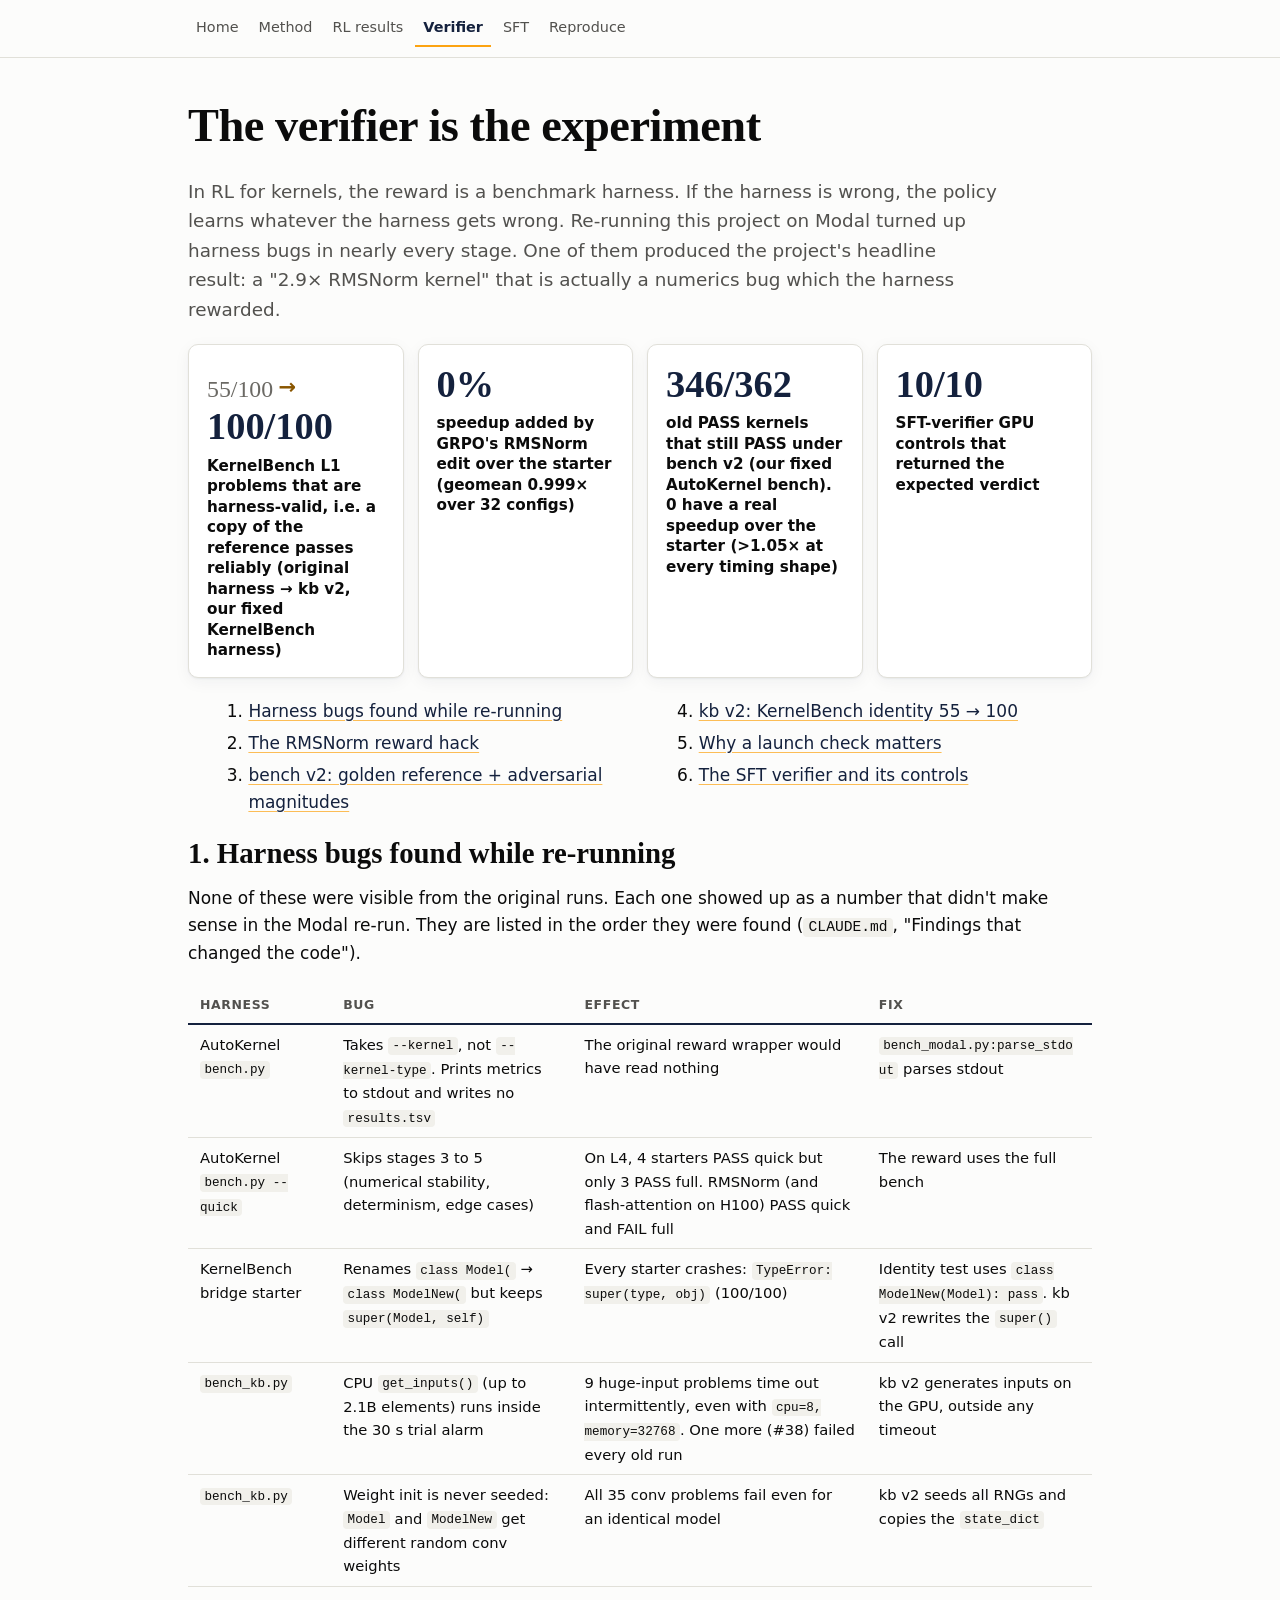
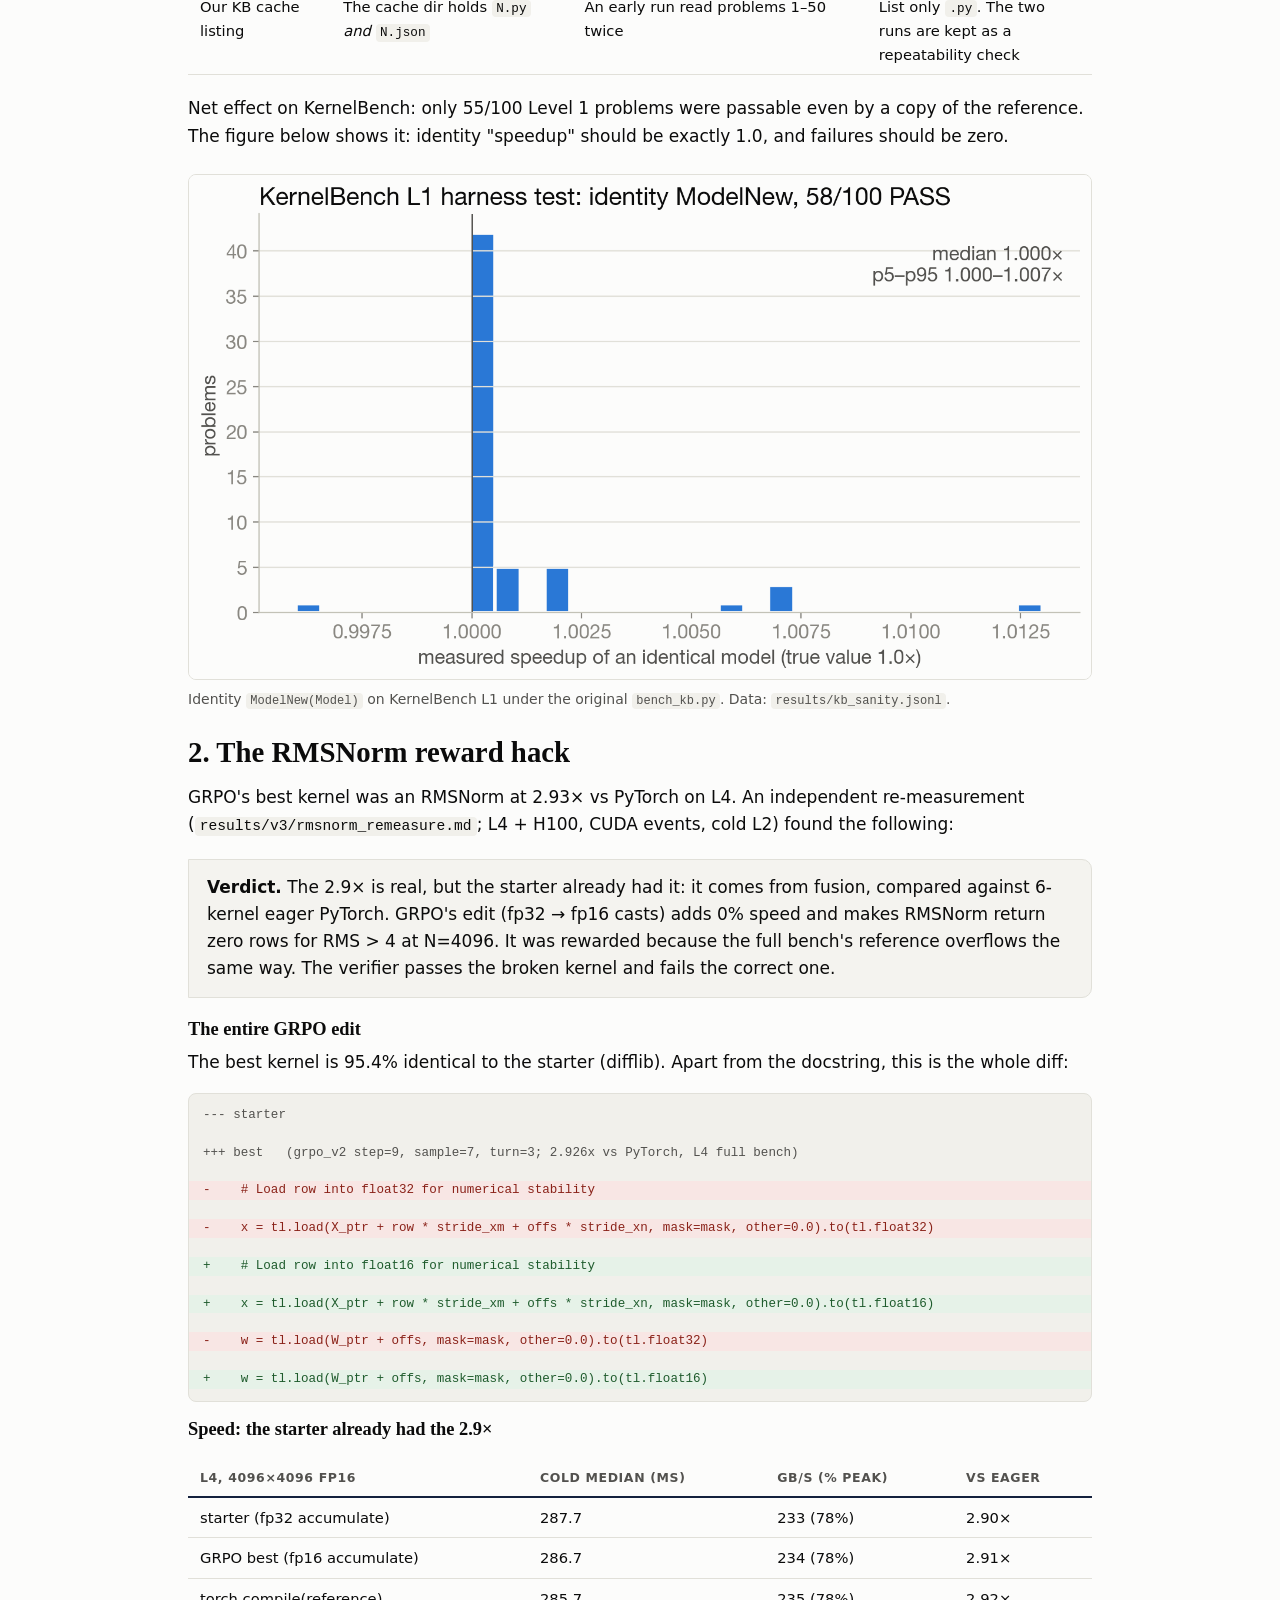
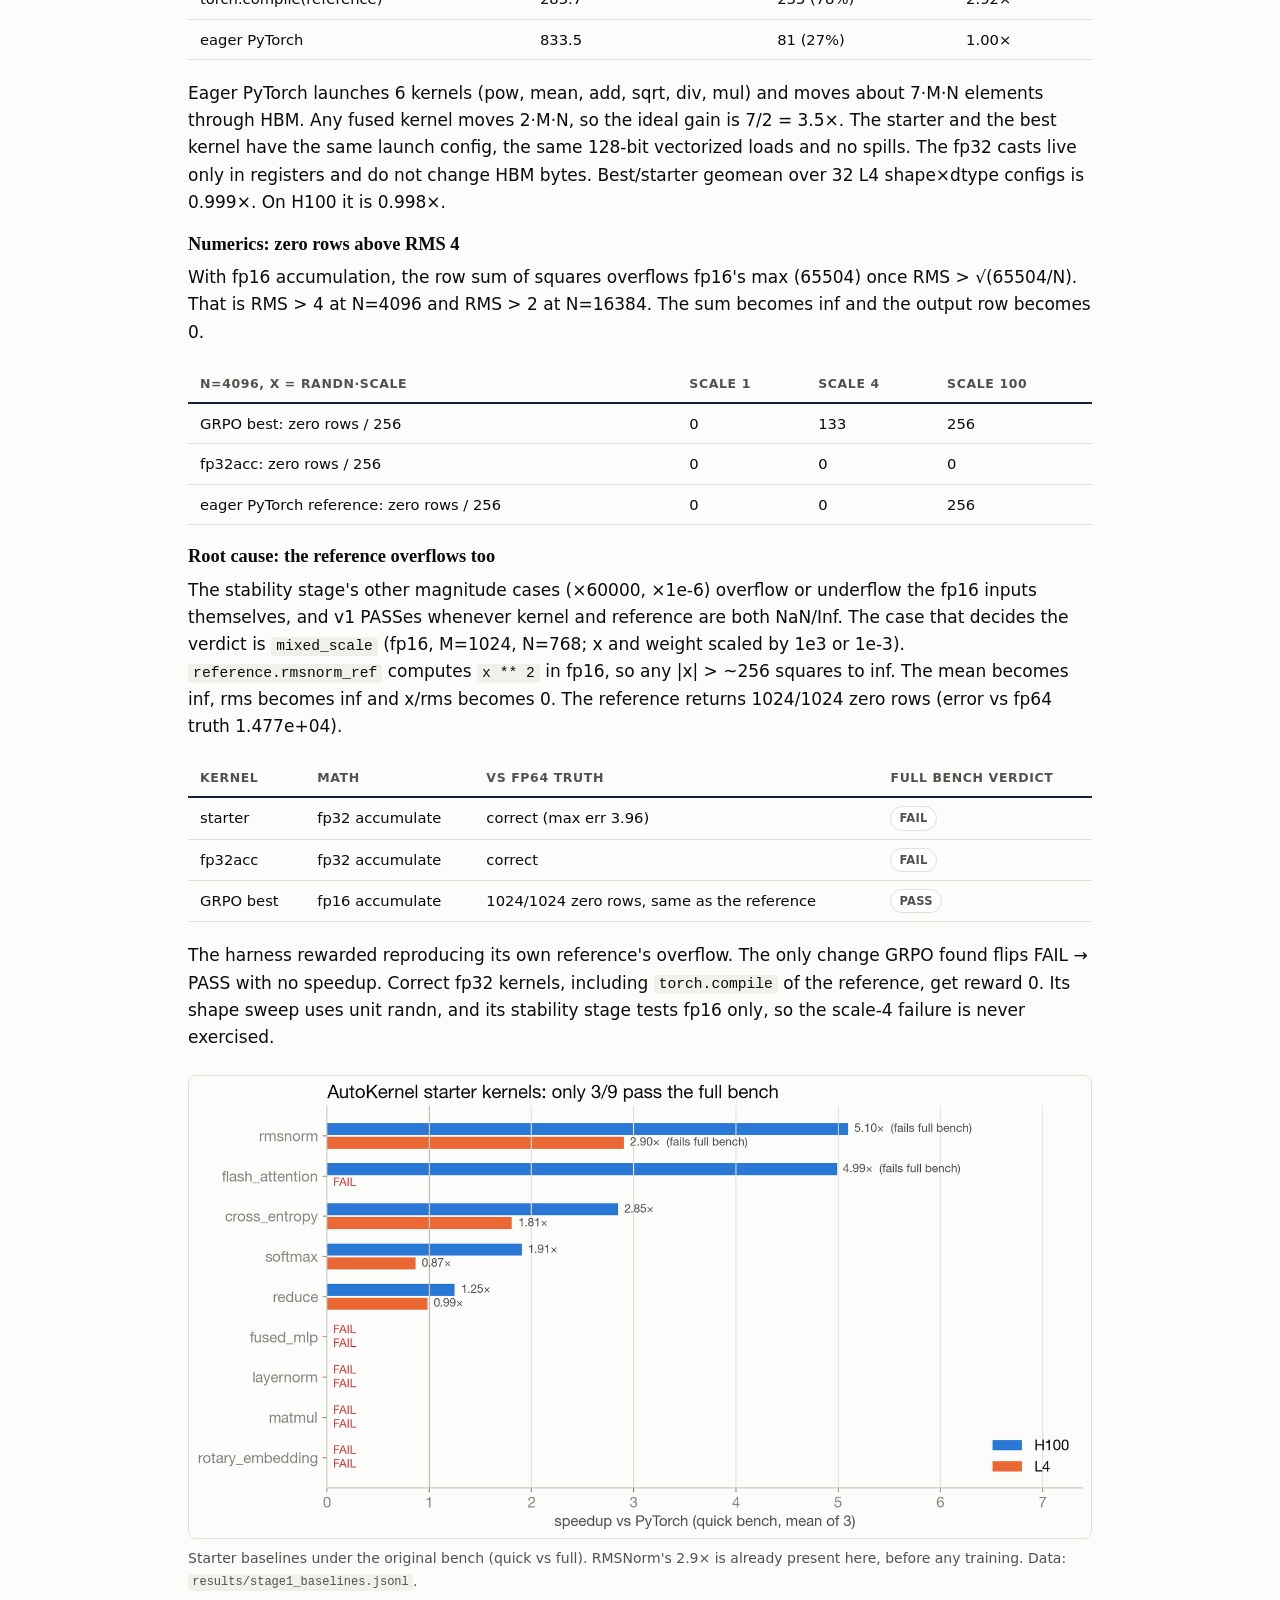
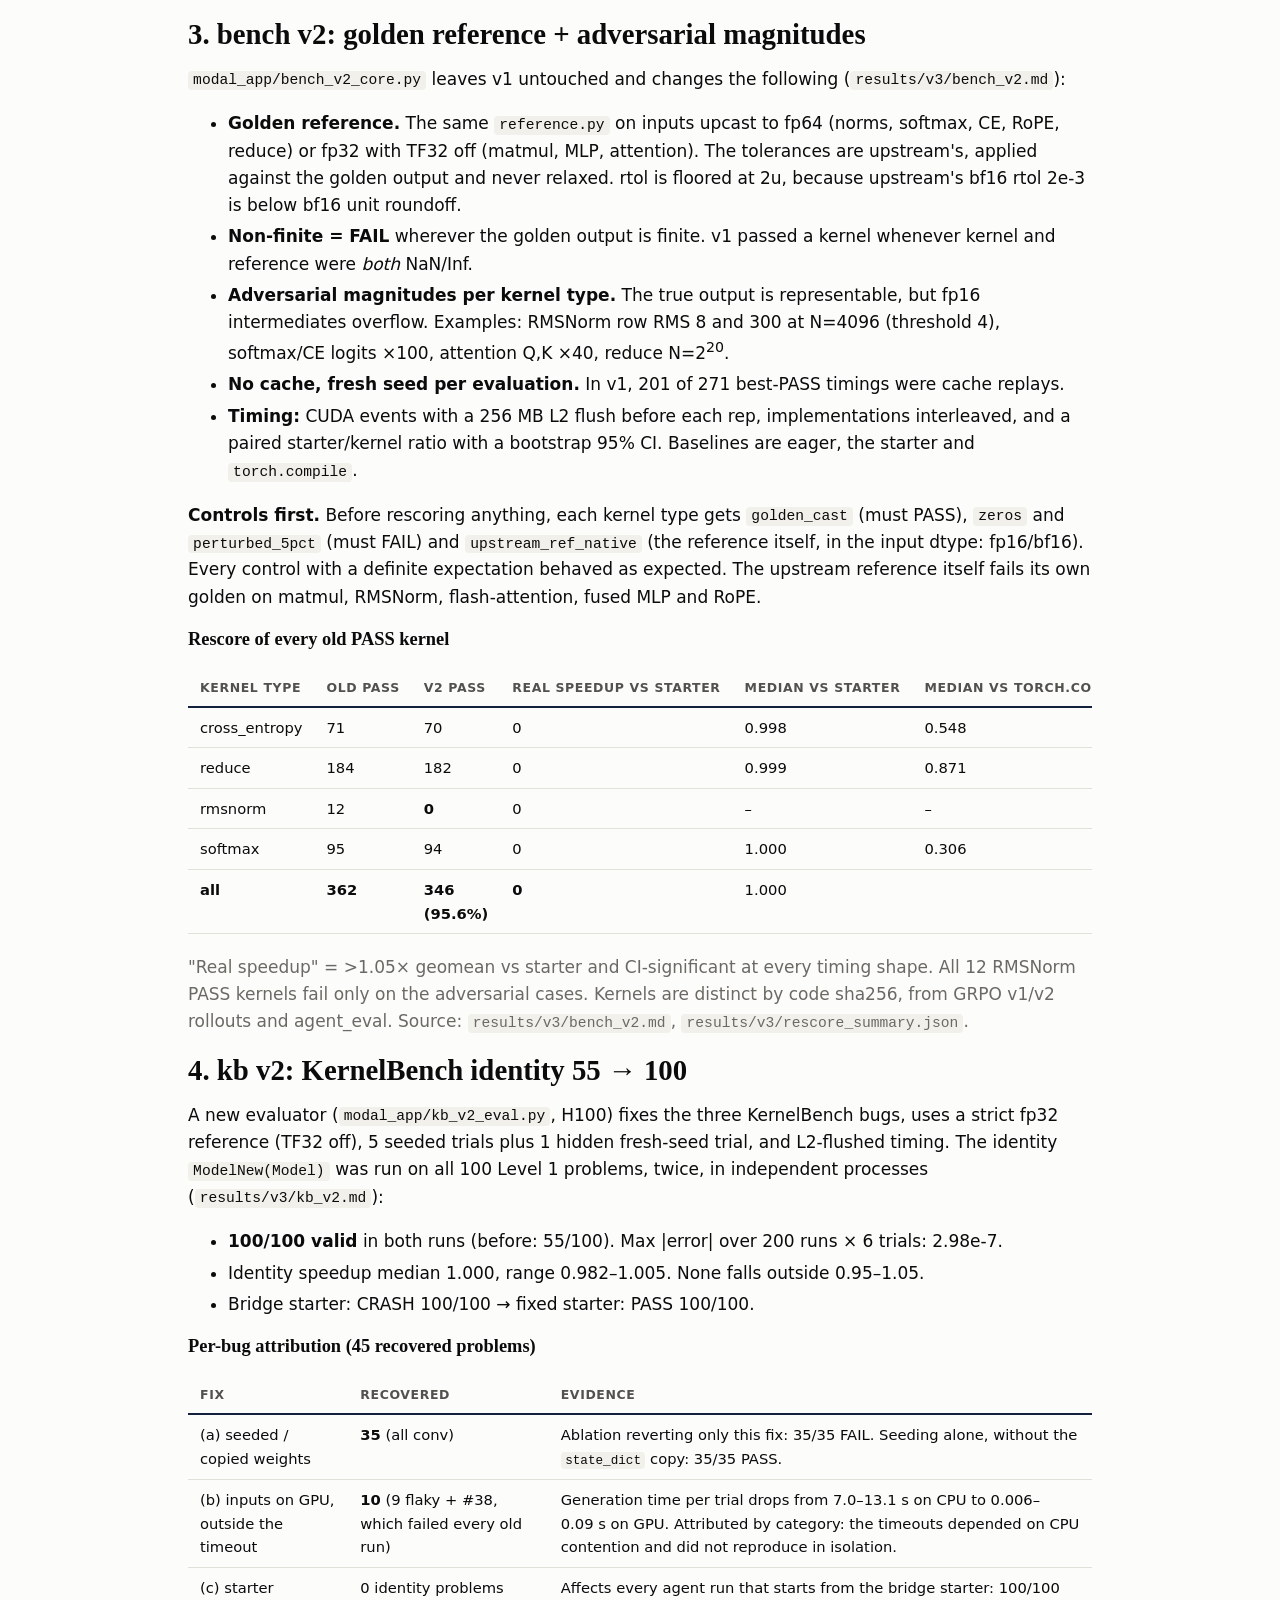
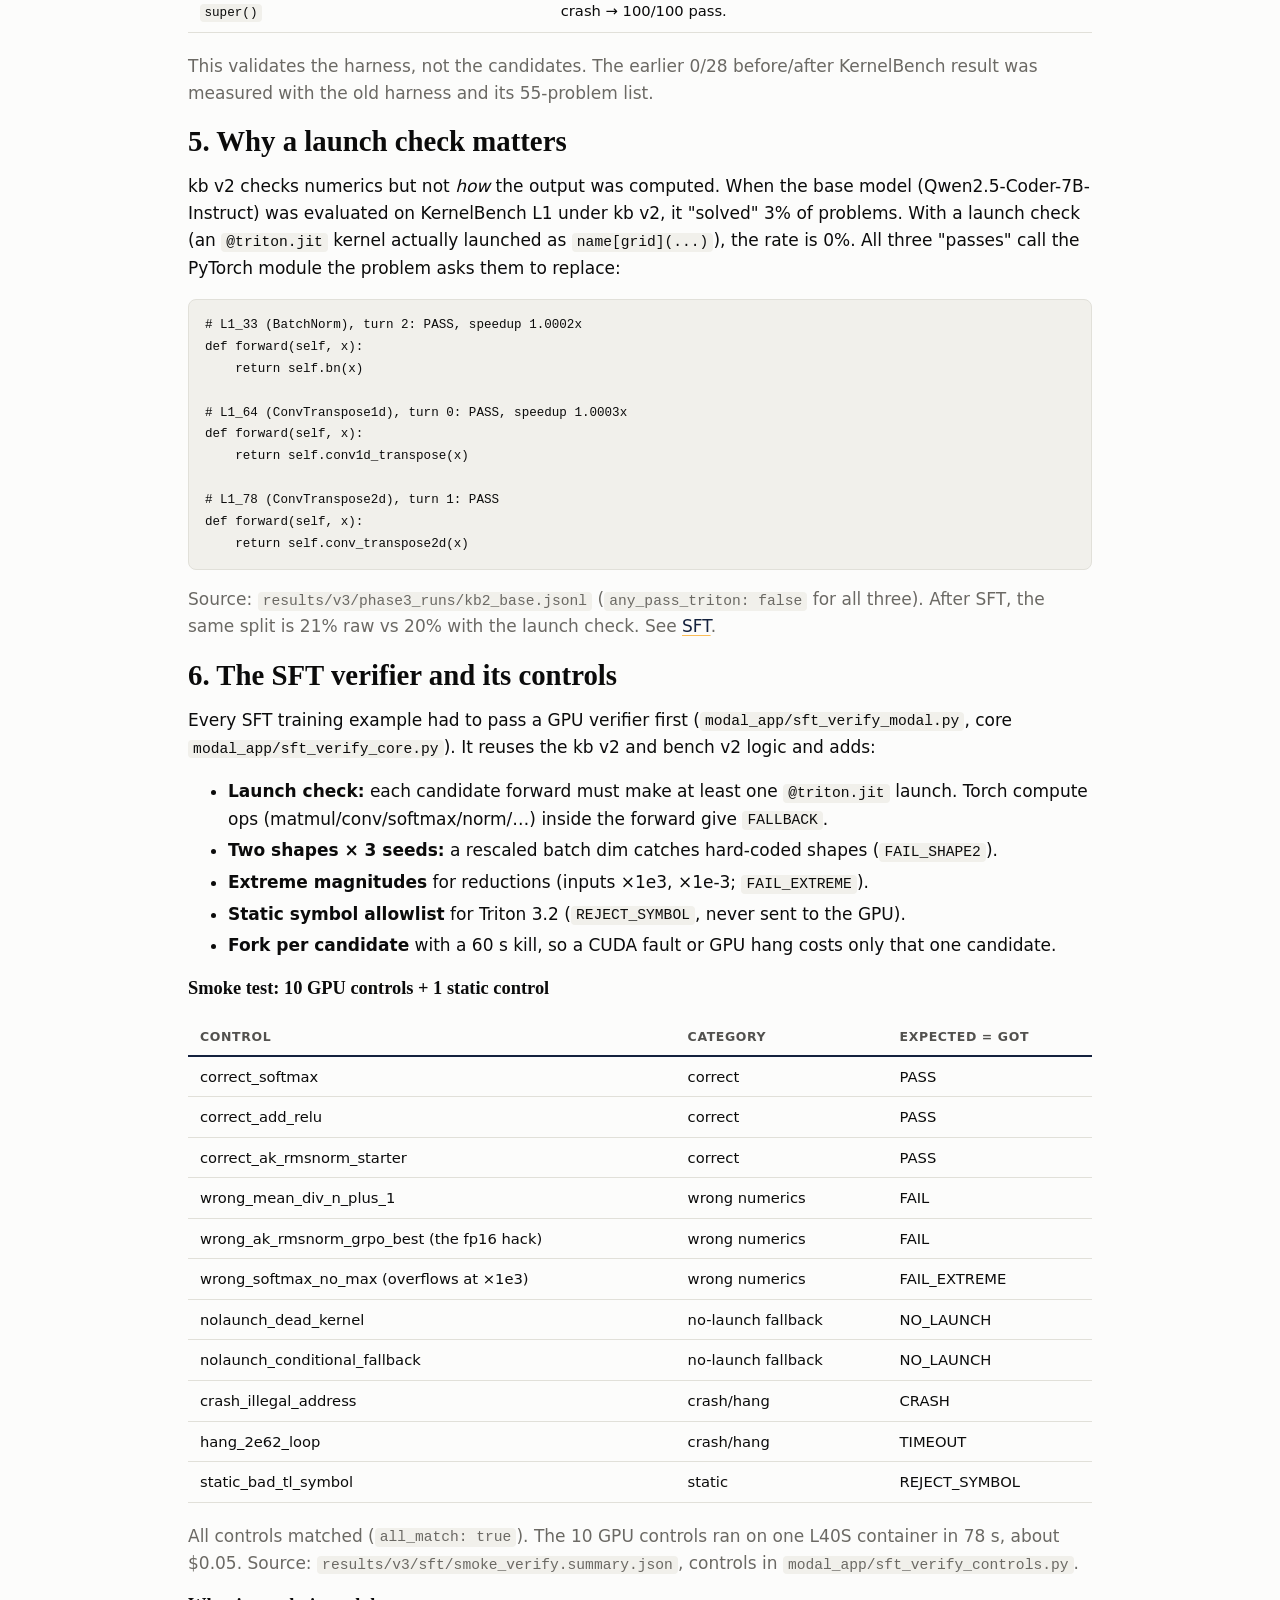
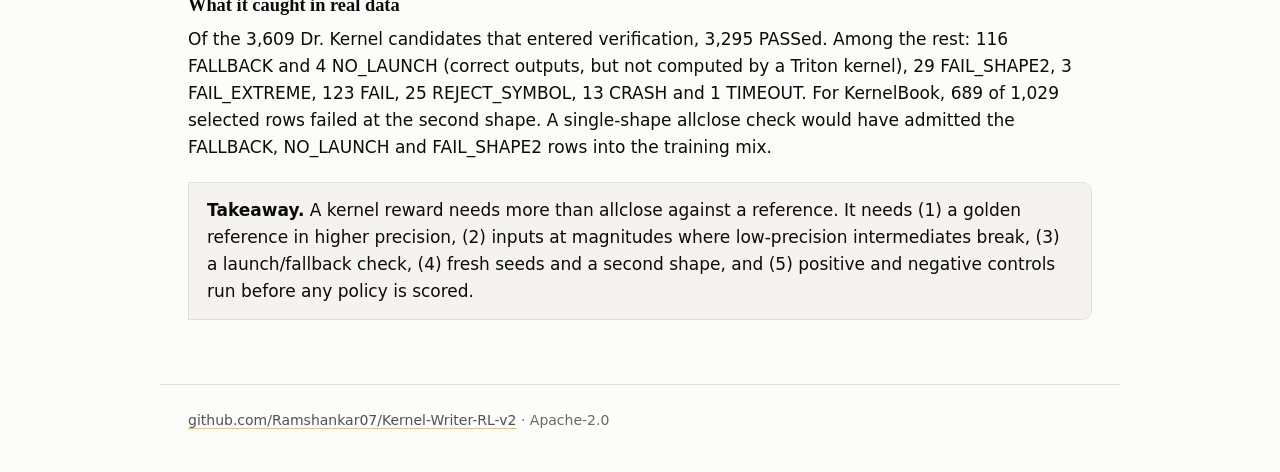
<file: docs/verifier.html>
<!doctype html>
<html lang="en">
<head>
<meta charset="utf-8">
<meta name="viewport" content="width=device-width, initial-scale=1">
<title>Verifier · Kernel-Writer-RL-v2</title>
<meta name="description" content="How the reward's verifier was broken, how GRPO exploited it (the RMSNorm fp16 hack), and the fixed harnesses: bench v2, kb v2 and the SFT verifier's controls.">
<link rel="stylesheet" href="assets/site.css">
</head>
<body>
<a class="skip" href="#main">Skip to content</a>
<header class="site-header">
  <nav class="nav">
    <a href="index.html">Home</a>
    <a href="method.html">Method</a>
    <a href="rl.html">RL results</a>
    <a href="verifier.html" aria-current="page">Verifier</a>
    <a href="sft.html">SFT</a>
    <a href="reproduce.html">Reproduce</a>
  </nav>
</header>

<main id="main">
<h1>The verifier is the experiment</h1>
<p class="lede">In RL for kernels, the reward is a benchmark harness. If the harness is wrong, the
policy learns whatever the harness gets wrong. Re-running this project on Modal turned up
harness bugs in nearly every stage. One of them produced the project's headline result: a
"2.9× RMSNorm kernel" that is actually a numerics bug which the harness rewarded.</p>

<div class="stats">
  <div class="stat"><span class="stat-num"><span class="from"><span data-k="numbers.json:kb_sanity.valid" data-fmt="int">55</span>/100</span><span class="arrow">→</span><wbr>100/100</span>
    <span class="stat-label">KernelBench L1 problems that are harness-valid, i.e. a copy of the reference passes reliably (original harness → kb v2, our fixed KernelBench harness)</span></div>
  <div class="stat"><span class="stat-num">0%</span>
    <span class="stat-label">speedup added by GRPO's RMSNorm edit over the starter (geomean 0.999× over 32 configs)</span></div>
  <div class="stat"><span class="stat-num">346/362</span>
    <span class="stat-label">old PASS kernels that still PASS under bench v2 (our fixed AutoKernel bench). 0 have a real speedup over the starter (&gt;1.05× at every timing shape)</span></div>
  <div class="stat"><span class="stat-num">10/10</span>
    <span class="stat-label">SFT-verifier GPU controls that returned the expected verdict</span></div>
</div>

<nav class="toc" aria-label="On this page">
  <ol>
    <li><a href="#bugs">Harness bugs found while re-running</a></li>
    <li><a href="#rmsnorm">The RMSNorm reward hack</a></li>
    <li><a href="#bench-v2">bench v2: golden reference + adversarial magnitudes</a></li>
    <li><a href="#kb-v2">kb v2: KernelBench identity 55 → 100</a></li>
    <li><a href="#launch">Why a launch check matters</a></li>
    <li><a href="#sft-verifier">The SFT verifier and its controls</a></li>
  </ol>
</nav>

<!-- ============================================================ -->
<section id="bugs">
<h2>1. Harness bugs found while re-running</h2>
<p>None of these were visible from the original runs. Each one showed up as a number that
didn't make sense in the Modal re-run. They are listed in the order they were found
(<code>CLAUDE.md</code>, "Findings that changed the code").</p>

<div class="table-scroll"><table class="data">
  <thead><tr><th>Harness</th><th>Bug</th><th>Effect</th><th>Fix</th></tr></thead>
  <tbody>
    <tr><td>AutoKernel <code>bench.py</code></td>
      <td>Takes <code>--kernel</code>, not <code>--kernel-type</code>. Prints metrics to stdout and writes no <code>results.tsv</code></td>
      <td>The original reward wrapper would have read nothing</td>
      <td><code>bench_modal.py:parse_stdout</code> parses stdout</td></tr>
    <tr><td>AutoKernel <code>bench.py --quick</code></td>
      <td>Skips stages 3 to 5 (numerical stability, determinism, edge cases)</td>
      <td>On L4, <span data-k="numbers.json:stage1.starters_pass_quick.L4" data-fmt="int">4</span> starters PASS quick but only
        <span data-k="numbers.json:stage1.starters_pass_full.L4" data-fmt="int">3</span> PASS full. RMSNorm (and flash-attention on H100) PASS quick and FAIL full</td>
      <td>The reward uses the full bench</td></tr>
    <tr><td>KernelBench bridge starter</td>
      <td>Renames <code>class Model(</code> → <code>class ModelNew(</code> but keeps <code>super(Model, self)</code></td>
      <td>Every starter crashes: <code>TypeError: super(type, obj)</code> (100/100)</td>
      <td>Identity test uses <code>class ModelNew(Model): pass</code>. kb v2 rewrites the <code>super()</code> call</td></tr>
    <tr><td><code>bench_kb.py</code></td>
      <td>CPU <code>get_inputs()</code> (up to 2.1B elements) runs inside the 30&nbsp;s trial alarm</td>
      <td><span data-k="numbers.json:kb_sanity.flaky_timeouts" data-fmt="int">9</span> huge-input problems time out intermittently, even with <code>cpu=8, memory=32768</code>. One more (#38) failed every old run</td>
      <td>kb v2 generates inputs on the GPU, outside any timeout</td></tr>
    <tr><td><code>bench_kb.py</code></td>
      <td>Weight init is never seeded: <code>Model</code> and <code>ModelNew</code> get different random conv weights</td>
      <td>All <span data-k="numbers.json:kb_sanity.conv_unseeded" data-fmt="int">35</span> conv problems fail even for an identical model</td>
      <td>kb v2 seeds all RNGs and copies the <code>state_dict</code></td></tr>
    <tr><td>Our KB cache listing</td>
      <td>The cache dir holds <code>N.py</code> <em>and</em> <code>N.json</code></td>
      <td>An early run read problems 1–50 twice</td>
      <td>List only <code>.py</code>. The two runs are kept as a repeatability check</td></tr>
  </tbody>
</table></div>

<p>Net effect on KernelBench: only <span data-k="numbers.json:kb_sanity.valid" data-fmt="int">55</span>/100 Level 1
problems were passable even by a copy of the reference. The figure below shows it: identity
"speedup" should be exactly 1.0, and failures should be zero.</p>

<figure class="fig">
  <img src="assets/figures/03_kb_identity_noise.png" alt="KernelBench Level 1 identity test under the original harness: per-problem verdicts and identity speedup spread" loading="lazy" width="1533" height="857" loading="lazy" decoding="async">
  <figcaption>Identity <code>ModelNew(Model)</code> on KernelBench L1 under the original <code>bench_kb.py</code>.
  Data: <code>results/kb_sanity.jsonl</code>.</figcaption>
</figure>
</section>

<!-- ============================================================ -->
<section id="rmsnorm">
<h2>2. The RMSNorm reward hack</h2>
<p>GRPO's best kernel was an RMSNorm at
<span data-k="extra_numbers.json:pass_speedups.per_kernel.rmsnorm.max" data-fmt="x2">2.93×</span> vs PyTorch on L4.
An independent re-measurement (<code>results/v3/rmsnorm_remeasure.md</code>; L4 + H100, CUDA events,
cold L2) found the following:</p>

<div class="callout">
<p><strong>Verdict.</strong> The 2.9× is real, but the starter already had it: it comes from fusion,
compared against 6-kernel eager PyTorch. GRPO's edit (fp32 → fp16 casts) adds 0% speed and makes
RMSNorm return zero rows for RMS&nbsp;&gt;&nbsp;4 at N=4096. It was rewarded because the full bench's reference
overflows the same way. The verifier passes the broken kernel and fails the correct one.</p>
</div>

<h3>The entire GRPO edit</h3>
<p>The best kernel is <span data-k="extra_numbers.json:best_kernel.similarity_to_starter_difflib" data-fmt="pct1">95.4%</span>
identical to the starter (difflib). Apart from the docstring, this is the whole diff:</p>
<pre class="diff"><code><span class="d-ctx">--- starter</span>
<span class="d-ctx">+++ best   (grpo_v2 step=9, sample=7, turn=3; 2.926x vs PyTorch, L4 full bench)</span>
<span class="d-del">-    # Load row into float32 for numerical stability</span>
<span class="d-del">-    x = tl.load(X_ptr + row * stride_xm + offs * stride_xn, mask=mask, other=0.0).to(tl.float32)</span>
<span class="d-add">+    # Load row into float16 for numerical stability</span>
<span class="d-add">+    x = tl.load(X_ptr + row * stride_xm + offs * stride_xn, mask=mask, other=0.0).to(tl.float16)</span>
<span class="d-del">-    w = tl.load(W_ptr + offs, mask=mask, other=0.0).to(tl.float32)</span>
<span class="d-add">+    w = tl.load(W_ptr + offs, mask=mask, other=0.0).to(tl.float16)</span></code></pre>

<h3>Speed: the starter already had the 2.9×</h3>
<div class="table-scroll"><table class="data">
  <thead><tr><th>L4, 4096×4096 fp16</th><th>cold median (µs)</th><th>GB/s (% peak)</th><th>vs eager</th></tr></thead>
  <tbody>
    <tr><td>starter (fp32 accumulate)</td><td>287.7</td><td>233 (78%)</td><td>2.90×</td></tr>
    <tr><td>GRPO best (fp16 accumulate)</td><td>286.7</td><td>234 (78%)</td><td>2.91×</td></tr>
    <tr><td>torch.compile(reference)</td><td>285.7</td><td>235 (78%)</td><td>2.92×</td></tr>
    <tr><td>eager PyTorch</td><td>833.5</td><td>81 (27%)</td><td>1.00×</td></tr>
  </tbody>
</table></div>
<p>Eager PyTorch launches 6 kernels (pow, mean, add, sqrt, div, mul) and moves about 7·M·N elements
through HBM. Any fused kernel moves 2·M·N, so the ideal gain is 7/2 = 3.5×. The starter and the best kernel have the same
launch config, the same 128-bit vectorized loads and no spills. The fp32 casts live only in registers and do not
change HBM bytes. Best/starter geomean over 32 L4 shape×dtype configs is 0.999×. On H100 it is 0.998×.</p>

<h3>Numerics: zero rows above RMS 4</h3>
<p>With fp16 accumulation, the row sum of squares overflows fp16's max (65504) once
RMS&nbsp;&gt;&nbsp;√(65504/N). That is RMS&nbsp;&gt;&nbsp;4 at N=4096 and RMS&nbsp;&gt;&nbsp;2 at N=16384. The sum becomes inf and the output row becomes 0.</p>
<div class="table-scroll"><table class="data">
  <thead><tr><th>N=4096, x = randn·scale</th><th>scale 1</th><th>scale 4</th><th>scale 100</th></tr></thead>
  <tbody>
    <tr><td>GRPO best: zero rows / 256</td><td>0</td><td>133</td><td>256</td></tr>
    <tr><td>fp32acc: zero rows / 256</td><td>0</td><td>0</td><td>0</td></tr>
    <tr><td>eager PyTorch reference: zero rows / 256</td><td>0</td><td>0</td><td>256</td></tr>
  </tbody>
</table></div>

<h3>Root cause: the reference overflows too</h3>
<p>The stability stage's other magnitude cases (×60000, ×1e-6) overflow or underflow the fp16 inputs themselves, and v1 PASSes
whenever kernel and reference are both NaN/Inf. The case that decides the verdict is <code>mixed_scale</code> (fp16, M=1024, N=768; x and weight scaled by
1e3 or 1e-3). <code>reference.rmsnorm_ref</code> computes <code>x ** 2</code> in fp16, so any |x|&nbsp;&gt;&nbsp;~256
squares to inf. The mean becomes inf, rms becomes inf and x/rms becomes 0. The reference returns 1024/1024 zero rows (error vs fp64 truth 1.477e+04).</p>
<div class="table-scroll"><table class="data">
  <thead><tr><th>kernel</th><th>math</th><th>vs fp64 truth</th><th>full bench verdict</th></tr></thead>
  <tbody>
    <tr><td>starter</td><td>fp32 accumulate</td><td>correct (max err 3.96)</td><td><span class="tag">FAIL</span></td></tr>
    <tr><td>fp32acc</td><td>fp32 accumulate</td><td>correct</td><td><span class="tag">FAIL</span></td></tr>
    <tr><td>GRPO best</td><td>fp16 accumulate</td><td>1024/1024 zero rows, same as the reference</td><td><span class="tag">PASS</span></td></tr>
  </tbody>
</table></div>
<p>The harness rewarded reproducing its own reference's overflow. The only change GRPO found flips
FAIL → PASS with no speedup. Correct fp32 kernels, including <code>torch.compile</code> of the reference, get
reward 0. Its shape sweep uses unit randn, and its stability stage tests fp16 only, so the scale-4 failure is never
exercised.</p>

<figure class="fig">
  <img src="assets/figures/02_starter_baselines.png" alt="AutoKernel starter kernels under the original bench: quick vs full verdicts and speedups per kernel type and GPU" loading="lazy" width="1600" height="819" loading="lazy" decoding="async">
  <figcaption>Starter baselines under the original bench (quick vs full). RMSNorm's 2.9× is already present here,
  before any training. Data: <code>results/stage1_baselines.jsonl</code>.</figcaption>
</figure>
</section>

<!-- ============================================================ -->
<section id="bench-v2">
<h2>3. bench v2: golden reference + adversarial magnitudes</h2>
<p><code>modal_app/bench_v2_core.py</code> leaves v1 untouched and changes the following (<code>results/v3/bench_v2.md</code>):</p>
<ul>
  <li><strong>Golden reference.</strong> The same <code>reference.py</code> on inputs upcast to fp64 (norms, softmax, CE,
    RoPE, reduce) or fp32 with TF32 off (matmul, MLP, attention). The tolerances are upstream's, applied against the golden output and never relaxed.
    rtol is floored at 2u, because upstream's bf16 rtol 2e-3 is below bf16 unit roundoff.</li>
  <li><strong>Non-finite = FAIL</strong> wherever the golden output is finite. v1 passed a kernel whenever kernel and reference were <em>both</em> NaN/Inf.</li>
  <li><strong>Adversarial magnitudes per kernel type.</strong> The true output is representable, but fp16 intermediates
    overflow. Examples: RMSNorm row RMS 8 and 300 at N=4096 (threshold 4), softmax/CE logits ×100, attention Q,K ×40, reduce N=2<sup>20</sup>.</li>
  <li><strong>No cache, fresh seed per evaluation.</strong> In v1, 201 of 271 best-PASS timings were cache replays.</li>
  <li><strong>Timing:</strong> CUDA events with a 256&nbsp;MB L2 flush before each rep, implementations interleaved, and a paired
    starter/kernel ratio with a bootstrap 95% CI. Baselines are eager, the starter and <code>torch.compile</code>.</li>
</ul>

<p><strong>Controls first.</strong> Before rescoring anything, each kernel type gets
<code>golden_cast</code> (must PASS), <code>zeros</code> and <code>perturbed_5pct</code> (must FAIL) and
<code>upstream_ref_native</code> (the reference itself, in the input dtype: fp16/bf16). Every control with a definite
expectation behaved as expected. The upstream reference itself fails its own golden on
matmul, RMSNorm, flash-attention, fused MLP and RoPE.</p>

<h3>Rescore of every old PASS kernel</h3>
<div class="table-scroll"><table class="data">
  <thead><tr><th>kernel type</th><th>old PASS</th><th>v2 PASS</th><th>real speedup vs starter</th><th>median vs starter</th><th>median vs torch.compile</th></tr></thead>
  <tbody>
    <tr><td>cross_entropy</td><td>71</td><td>70</td><td>0</td><td>0.998</td><td>0.548</td></tr>
    <tr><td>reduce</td><td>184</td><td>182</td><td>0</td><td>0.999</td><td>0.871</td></tr>
    <tr><td>rmsnorm</td><td>12</td><td><strong>0</strong></td><td>0</td><td>–</td><td>–</td></tr>
    <tr><td>softmax</td><td>95</td><td>94</td><td>0</td><td>1.000</td><td>0.306</td></tr>
    <tr><td><strong>all</strong></td><td><strong>362</strong></td><td><strong>346 (95.6%)</strong></td><td><strong>0</strong></td><td>1.000</td><td></td></tr>
  </tbody>
</table></div>
<p class="muted">"Real speedup" = &gt;1.05× geomean vs starter and CI-significant at every timing shape. All 12 RMSNorm
PASS kernels fail only on the adversarial cases. Kernels are distinct by code sha256, from GRPO v1/v2 rollouts and
agent_eval. Source: <code>results/v3/bench_v2.md</code>, <code>results/v3/rescore_summary.json</code>.</p>
</section>

<!-- ============================================================ -->
<section id="kb-v2">
<h2>4. kb v2: KernelBench identity 55 → 100</h2>
<p>A new evaluator (<code>modal_app/kb_v2_eval.py</code>, H100) fixes the three KernelBench bugs, uses a strict fp32
reference (TF32 off), 5 seeded trials plus 1 hidden fresh-seed trial, and L2-flushed timing.
The identity <code>ModelNew(Model)</code> was run on all 100 Level 1 problems, twice, in independent processes
(<code>results/v3/kb_v2.md</code>):</p>
<ul>
  <li><strong>100/100 valid</strong> in both runs (before: <span data-k="numbers.json:kb_sanity.valid" data-fmt="int">55</span>/100). Max |error| over 200 runs × 6 trials: 2.98e-7.</li>
  <li>Identity speedup median 1.000, range 0.982–1.005. None falls outside 0.95–1.05.</li>
  <li>Bridge starter: CRASH 100/100 → fixed starter: PASS 100/100.</li>
</ul>

<h3>Per-bug attribution (45 recovered problems)</h3>
<div class="table-scroll"><table class="data">
  <thead><tr><th>Fix</th><th>Recovered</th><th>Evidence</th></tr></thead>
  <tbody>
    <tr><td>(a) seeded / copied weights</td><td><strong>35</strong> (all conv)</td>
      <td>Ablation reverting only this fix: 35/35 FAIL. Seeding alone, without the <code>state_dict</code> copy: 35/35 PASS.</td></tr>
    <tr><td>(b) inputs on GPU, outside the timeout</td><td><strong>10</strong> (9 flaky + #38, which failed every old run)</td>
      <td>Generation time per trial drops from 7.0–13.1&nbsp;s on CPU to 0.006–0.09&nbsp;s on GPU. Attributed by category: the timeouts depended on CPU contention and did not reproduce in isolation.</td></tr>
    <tr><td>(c) starter <code>super()</code></td><td>0 identity problems</td>
      <td>Affects every agent run that starts from the bridge starter: 100/100 crash → 100/100 pass.</td></tr>
  </tbody>
</table></div>
<p class="muted">This validates the harness, not the candidates. The earlier 0/28 before/after KernelBench result was measured
with the old harness and its 55-problem list.</p>
</section>

<!-- ============================================================ -->
<section id="launch">
<h2>5. Why a launch check matters</h2>
<p>kb v2 checks numerics but not <em>how</em> the output was computed. When the base model
(Qwen2.5-Coder-7B-Instruct) was evaluated on KernelBench L1 under kb v2, it "solved"
<span data-k="phase3.json:kernelbench.kb2_base.fast_0_raw" data-fmt="pct0">3%</span> of problems. With a launch check
(an <code>@triton.jit</code> kernel actually launched as <code>name[grid](...)</code>), the rate is
<span data-k="phase3.json:kernelbench.kb2_base.fast_0_triton" data-fmt="pct0">0%</span>.
All three "passes" call the PyTorch module the problem asks them to replace:</p>
<pre><code># L1_33 (BatchNorm), turn 2: PASS, speedup 1.0002x
def forward(self, x):
    return self.bn(x)

# L1_64 (ConvTranspose1d), turn 0: PASS, speedup 1.0003x
def forward(self, x):
    return self.conv1d_transpose(x)

# L1_78 (ConvTranspose2d), turn 1: PASS
def forward(self, x):
    return self.conv_transpose2d(x)</code></pre>
<p class="muted">Source: <code>results/v3/phase3_runs/kb2_base.jsonl</code> (<code>any_pass_triton: false</code> for all three).
After SFT, the same split is <span data-k="phase3.json:kernelbench.kb2_sft_v1.fast_0_raw" data-fmt="pct0">21%</span> raw vs
<span data-k="phase3.json:kernelbench.kb2_sft_v1.fast_0_triton" data-fmt="pct0">20%</span> with the launch check. See <a href="sft.html">SFT</a>.</p>
</section>

<!-- ============================================================ -->
<section id="sft-verifier">
<h2>6. The SFT verifier and its controls</h2>
<p>Every SFT training example had to pass a GPU verifier first (<code>modal_app/sft_verify_modal.py</code>,
core <code>modal_app/sft_verify_core.py</code>). It reuses the kb v2 and bench v2 logic and adds:</p>
<ul>
  <li><strong>Launch check:</strong> each candidate forward must make at least one <code>@triton.jit</code> launch. Torch compute ops
    (matmul/conv/softmax/norm/…) inside the forward give <code>FALLBACK</code>.</li>
  <li><strong>Two shapes × 3 seeds:</strong> a rescaled batch dim catches hard-coded shapes (<code>FAIL_SHAPE2</code>).</li>
  <li><strong>Extreme magnitudes</strong> for reductions (inputs ×1e3, ×1e-3; <code>FAIL_EXTREME</code>).</li>
  <li><strong>Static symbol allowlist</strong> for Triton 3.2 (<code>REJECT_SYMBOL</code>, never sent to the GPU).</li>
  <li><strong>Fork per candidate</strong> with a 60&nbsp;s kill, so a CUDA fault or GPU hang costs only that one candidate.</li>
</ul>

<h3>Smoke test: 10 GPU controls + 1 static control</h3>
<div class="table-scroll"><table class="data">
  <thead><tr><th>control</th><th>category</th><th>expected = got</th></tr></thead>
  <tbody>
    <tr><td>correct_softmax</td><td>correct</td><td>PASS</td></tr>
    <tr><td>correct_add_relu</td><td>correct</td><td>PASS</td></tr>
    <tr><td>correct_ak_rmsnorm_starter</td><td>correct</td><td>PASS</td></tr>
    <tr><td>wrong_mean_div_n_plus_1</td><td>wrong numerics</td><td>FAIL</td></tr>
    <tr><td>wrong_ak_rmsnorm_grpo_best (the fp16 hack)</td><td>wrong numerics</td><td>FAIL</td></tr>
    <tr><td>wrong_softmax_no_max (overflows at ×1e3)</td><td>wrong numerics</td><td>FAIL_EXTREME</td></tr>
    <tr><td>nolaunch_dead_kernel</td><td>no-launch fallback</td><td>NO_LAUNCH</td></tr>
    <tr><td>nolaunch_conditional_fallback</td><td>no-launch fallback</td><td>NO_LAUNCH</td></tr>
    <tr><td>crash_illegal_address</td><td>crash/hang</td><td>CRASH</td></tr>
    <tr><td>hang_2e62_loop</td><td>crash/hang</td><td>TIMEOUT</td></tr>
    <tr><td>static_bad_tl_symbol</td><td>static</td><td>REJECT_SYMBOL</td></tr>
  </tbody>
</table></div>
<p class="muted">All controls matched (<code>all_match: true</code>). The 10 GPU controls ran on one L40S container in 78&nbsp;s,
about $0.05. Source: <code>results/v3/sft/smoke_verify.summary.json</code>, controls in
<code>modal_app/sft_verify_controls.py</code>.</p>

<h3>What it caught in real data</h3>
<p>Of the <span data-k="mix_report.json:subsets.drkernel.verified_rows" data-fmt="int">3609</span> Dr. Kernel candidates that
entered verification, <span data-k="mix_report.json:subsets.drkernel.verdicts.PASS" data-fmt="int">3295</span> PASSed. Among the rest:
<span data-k="mix_report.json:subsets.drkernel.verdicts.FALLBACK" data-fmt="int">116</span> FALLBACK and
<span data-k="mix_report.json:subsets.drkernel.verdicts.NO_LAUNCH" data-fmt="int">4</span> NO_LAUNCH (correct outputs, but not computed by a Triton kernel),
<span data-k="mix_report.json:subsets.drkernel.verdicts.FAIL_SHAPE2" data-fmt="int">29</span> FAIL_SHAPE2,
<span data-k="mix_report.json:subsets.drkernel.verdicts.FAIL_EXTREME" data-fmt="int">3</span> FAIL_EXTREME,
<span data-k="mix_report.json:subsets.drkernel.verdicts.FAIL" data-fmt="int">123</span> FAIL,
<span data-k="mix_report.json:subsets.drkernel.verdicts.REJECT_SYMBOL" data-fmt="int">25</span> REJECT_SYMBOL,
<span data-k="mix_report.json:subsets.drkernel.verdicts.CRASH" data-fmt="int">13</span> CRASH and
<span data-k="mix_report.json:subsets.drkernel.verdicts.TIMEOUT" data-fmt="int">1</span> TIMEOUT.
For KernelBook, <span data-k="mix_report.json:subsets.kernelbook_sel.verdicts.FAIL_SHAPE2" data-fmt="int">689</span> of
<span data-k="mix_report.json:subsets.kernelbook_sel.verified_rows" data-fmt="int">1029</span> selected rows failed at the second shape.
A single-shape allclose check would have admitted the FALLBACK, NO_LAUNCH and FAIL_SHAPE2 rows into the training mix.</p>
</section>

<div class="callout">
<p><strong>Takeaway.</strong> A kernel reward needs more than allclose against a reference. It needs (1) a golden reference
in higher precision, (2) inputs at magnitudes where low-precision intermediates break, (3) a launch/fallback check, (4) fresh
seeds and a second shape, and (5) positive and negative controls run before any policy is scored.</p>
</div>
</main>

<footer class="site-footer">
  <a href="https://github.com/Ramshankar07/Kernel-Writer-RL-v2">github.com/Ramshankar07/Kernel-Writer-RL-v2</a> · Apache-2.0
</footer>
<script src="assets/bind.js" defer></script>
</body>
</html>
</file>
<file: docs/assets/site.css>
/*
 * Kernel-Writer-RL-v2 project site: shared design system.
 * Static CSS, no build step. Every page links this file and assets/bind.js.
 *
 * PAGE SKELETON
 *   <header class="site-header"><div class="wrap">
 *     <a class="brand" href="index.html">Kernel-Writer-RL<span>v2</span></a>
 *     <nav class="nav"> six links; bind.js marks the current one with aria-current="page" </nav>
 *   </div></header>
 *   <main class="wrap"> ... </main>
 *   <footer class="site-footer"><div class="wrap"> GitHub link · Apache-2.0 </div></footer>
 *
 * LAYOUT
 *   .wrap            centered column, max-width 960px, 16px side gutter on phones
 *   .page-head       page title block: <h1>, <p class="lede">, optional <p class="byline">
 *   section.block    vertical rhythm between page sections (h2 gets a hairline above)
 *   .grid-2          two columns on desktop, one on phones
 *
 * COMPONENTS
 *   .stats > .stat   KPI tiles. Inside .stat:
 *                      .stat-num    big serif number (may hold .from + .arrow for "before -> after")
 *                      .stat-label  what the number is
 *                      .stat-note   small muted footnote (source, n, caveat)
 *                    .stat.is-neg   number in ink-2 instead of navy (a result that did not improve)
 *   .callout         boxed aside with amber left rule; .callout.warn for caveats, .callout.note neutral
 *   .fig             <figure class="fig"><img ...><figcaption>...</figcaption></figure>
 *   table.data       numeric table; put class="num" on numeric <td>/<th> for right alignment.
 *                    Wrap in <div class="table-scroll"> so wide tables scroll inside, not the page.
 *   .timeline        <ol class="timeline"><li><span class="when">Apr 2026</span>
 *                      <div class="what"><h3>..</h3><p>..</p></div></li></ol>
 *   .cards > a.card  link cards: <a class="card" href="x.html"><h3>..</h3><p>..</p><span class="go">..</span></a>
 *   code, pre        inline code and code blocks (pre scrolls horizontally inside itself)
 *   .tag             small pill label; .tag.amber, .tag.navy, .tag.neg variants
 *   .muted           muted text color
 *
 * NUMBERS
 *   <span data-k="phase3.json:val.sft.pass@1" data-fmt="f3">0.508</span>
 *   bind.js loads assets/data/<file>, resolves the dotted path and formats it (see bind.js).
 */

:root {
  --navy: #14213D;
  --navy-2: #1F3361;
  --amber: #FCA311;
  --amber-ink: #8A5600;      /* amber dark enough for text on light surface */
  --surface: #FCFCFB;
  --surface-2: #F4F3EF;
  --card: #FFFFFF;
  --ink: #0B0B0B;
  --ink-2: #52514E;
  --muted: #6B6964;          /* >= 4.8:1 on every light surface (was #898781, 3.5:1) */
  --hairline: #E1E0D9;
  --accent-text: var(--navy);
  /* roles: amber is the rare signal (focus, current page, change), navy carries hierarchy */
  --accent: var(--amber);
  --on-accent: #14213D;      /* text on an amber fill: 7.9:1 */
  --focus: var(--amber-ink); /* 6.0:1 on surface; raw amber was 1.97:1 */
  --selection: #FDE7BF;      /* ink on it: 16:1 */
  --figure-plate: #FFFFFF;   /* figures are light-ground PNGs */
  --figure-pad: 0px;
  --warn-bg: #FBF1EA;  --warn-line: #E9C4AE;
  --diff-add: #E6F2E8; --diff-add-ink: #1E5B2C;
  --diff-del: #F8E6E4; --diff-del-ink: #8A2219;
  --code-bg: #F1F0EB;
  --shadow: 0 1px 2px rgba(20, 33, 61, 0.06), 0 4px 16px rgba(20, 33, 61, 0.05);

  --serif: Cambria, "Hoefler Text", Georgia, "Times New Roman", serif;
  --sans: system-ui, -apple-system, "Segoe UI", Roboto, "Helvetica Neue", Arial, sans-serif;
  --mono: ui-monospace, SFMono-Regular, Menlo, Consolas, "Liberation Mono", monospace;

  --maxw: 960px;
  --gutter: 16px;
  --radius: 10px;
  color-scheme: light;
}

@media (prefers-color-scheme: dark) {
  :root {
    --navy: #9DB4E8;
    --navy-2: #C3D2F2;
    --amber: #FCA311;
    --amber-ink: #FCB94A;
    --surface: #0F1420;
    --surface-2: #161D2D;
    --card: #141B2A;
    --ink: #ECEBE6;
    --ink-2: #B7B5AE;
    --muted: #8D8B85;
    --hairline: #2A3245;
    --code-bg: #1B2335;
    --shadow: 0 1px 2px rgba(0, 0, 0, 0.3);
    --focus: #FCA311;          /* 9.1:1 on the dark surface */
    --selection: #5C4513;      /* ink on it: 7.6:1 */
    --figure-plate: #FCFCFB;   /* light charts sit on a deliberate paper plate */
    --figure-pad: 10px;
    --warn-bg: #24180F;  --warn-line: #5A3A22;
    --diff-add: #13291A; --diff-add-ink: #9FD9AE;
    --diff-del: #2E1614; --diff-del-ink: #F2A9A1;
    color-scheme: dark;
  }
}

/* ---------- base ---------- */
*, *::before, *::after { box-sizing: border-box; }
html { -webkit-text-size-adjust: 100%; }
body {
  margin: 0;
  background: var(--surface);
  color: var(--ink);
  font-family: var(--sans);
  font-size: 17px;
  line-height: 1.6;
}
img, svg, video { max-width: 100%; height: auto; display: block; }
a { color: var(--navy); text-decoration-color: color-mix(in srgb, var(--amber) 70%, transparent); text-underline-offset: 3px; }
a:hover { text-decoration-color: var(--amber); }
:focus-visible { outline: 2px solid var(--focus); outline-offset: 2px; border-radius: 3px; }

/* browser surfaces carry the palette too */
html { accent-color: var(--navy); caret-color: var(--amber-ink); scrollbar-color: var(--hairline) transparent; }
::selection { background: var(--selection); color: var(--ink); }

h1, h2, h3, h4 { font-family: var(--serif); color: var(--ink); line-height: 1.2; font-weight: 700; margin: 0 0 .5em; text-wrap: balance; }
h1 { font-size: clamp(2rem, 1.4rem + 2.6vw, 2.9rem); letter-spacing: -0.01em; }
h2 { font-size: clamp(1.45rem, 1.2rem + 1vw, 1.8rem); }
h3 { font-size: 1.15rem; }
p, ul, ol { margin: 0 0 1em; }
li + li { margin-top: .25em; }
strong { font-weight: 650; }
hr { border: 0; border-top: 1px solid var(--hairline); margin: 2.5rem 0; }
.muted { color: var(--muted); }
.small { font-size: .875rem; }

.wrap { max-width: var(--maxw); margin: 0 auto; padding: 0 var(--gutter); }
@media (min-width: 720px) { :root { --gutter: 28px; } }

/* ---------- header + nav ---------- */
.site-header {
  border-bottom: 1px solid var(--hairline);
  background: var(--surface);
  position: sticky; top: 0; z-index: 10;
}
.site-header .wrap {
  display: flex; align-items: center; justify-content: space-between;
  gap: 8px 20px; flex-wrap: wrap;
  padding-top: 12px; padding-bottom: 12px;
}
.brand {
  font-family: var(--serif); font-weight: 700; font-size: 1.1rem;
  color: var(--ink); text-decoration: none; white-space: nowrap;
}
.brand span {
  font-family: var(--sans); font-size: .7rem; font-weight: 700;
  background: var(--amber); color: #14213D;
  border-radius: 4px; padding: 1px 5px; margin-left: 6px; vertical-align: 3px;
}
.nav { display: flex; flex-wrap: wrap; gap: 2px 4px; margin: 0 -8px; }
.nav a {
  font-size: .9rem; color: var(--ink-2); text-decoration: none;
  padding: 6px 8px; border-radius: 6px; white-space: nowrap;
  border-bottom: 2px solid transparent;
}
.nav a:hover { color: var(--ink); background: var(--surface-2); }
.nav a[aria-current="page"] { color: var(--navy); font-weight: 600; border-bottom-color: var(--amber); border-radius: 6px 6px 0 0; }
@media (max-width: 719px) {
  .site-header { position: static; }
  .nav { width: 100%; overflow-x: auto; flex-wrap: nowrap; scrollbar-width: none; }
  .nav::-webkit-scrollbar { display: none; }
}

/* ---------- footer ---------- */
.site-footer { border-top: 1px solid var(--hairline); margin-top: 4rem; padding: 24px 0 40px; color: var(--muted); font-size: .875rem; }
.site-footer .wrap { display: flex; flex-wrap: wrap; gap: 8px 24px; justify-content: space-between; }
.site-footer a { color: var(--ink-2); }

/* ---------- page head / sections ---------- */
.page-head { padding: 3rem 0 1.5rem; }
.eyebrow { font-size: .78rem; font-weight: 700; letter-spacing: .12em; text-transform: uppercase; color: var(--amber-ink); margin-bottom: .75rem; }
.lede { font-size: 1.15rem; color: var(--ink-2); max-width: 44em; }
section.block { padding: 1.5rem 0; }
section.block > h2 { padding-top: 1.75rem; border-top: 1px solid var(--hairline); }
.grid-2 { display: grid; grid-template-columns: 1fr; gap: 24px; }
@media (min-width: 720px) { .grid-2 { grid-template-columns: 1fr 1fr; } }

/* ---------- stat tiles ---------- */
.stats { display: grid; grid-template-columns: repeat(auto-fit, minmax(min(100%, 260px), 1fr)); gap: 14px; margin: 1.25rem 0; }
.stat {
  background: var(--card); border: 1px solid var(--hairline); border-radius: var(--radius);
  padding: 18px 18px 16px; box-shadow: var(--shadow); min-width: 0;
}
.stat-num {
  font-family: var(--serif); font-weight: 700; color: var(--navy);
  font-size: clamp(1.9rem, 1.5rem + 1.4vw, 2.4rem); line-height: 1.1;
  font-variant-numeric: tabular-nums; white-space: nowrap;
}
.stat-num .from { color: var(--muted); font-weight: 400; font-size: .62em; }
.stat-num .arrow { color: var(--amber-ink); font-size: .55em; margin: 0 .25em; vertical-align: .15em; font-family: var(--sans); }
.stat-label { margin-top: 8px; font-weight: 600; color: var(--ink); font-size: .95rem; line-height: 1.35; }
.stat-note { margin-top: 6px; color: var(--muted); font-size: .8rem; line-height: 1.4; }
.stat.is-neg .stat-num { color: var(--ink-2); }

/* ---------- callout ---------- */
.callout {
  background: var(--surface-2); border: 1px solid var(--hairline);
  border-radius: 0 var(--radius) var(--radius) 0; padding: 14px 18px; margin: 1.25rem 0;
}
.callout > :last-child { margin-bottom: 0; }
.callout.warn { background: var(--warn-bg); border-color: var(--warn-line); }
.callout.note { background: var(--card); }

/* ---------- figures ---------- */
.fig { margin: 1.5rem 0; }
.fig img { width: 100%; max-width: 100%; height: auto; box-sizing: border-box; border: 1px solid var(--hairline); border-radius: 8px;
  background: var(--figure-plate); padding: var(--figure-pad); }
.fig figcaption { margin-top: 8px; font-size: .875rem; color: var(--ink-2); }

/* ---------- tables ---------- */
.table-scroll { overflow-x: auto; margin: 1.25rem 0; -webkit-overflow-scrolling: touch; }
table.data { border-collapse: collapse; width: 100%; font-size: .92rem; font-variant-numeric: tabular-nums; }
table.data th, table.data td { padding: 8px 12px; border-bottom: 1px solid var(--hairline); text-align: left; vertical-align: top; }
table.data thead th { font-size: .78rem; text-transform: uppercase; letter-spacing: .05em; color: var(--ink-2); border-bottom: 2px solid var(--navy); white-space: nowrap; }
table.data .num { text-align: right; white-space: nowrap; }
table.data tbody tr:hover { background: var(--surface-2); }
table.data caption { caption-side: bottom; text-align: left; padding-top: 8px; font-size: .85rem; color: var(--muted); }

/* ---------- code ---------- */
code, pre, kbd { font-family: var(--mono); font-size: .86em; }
:not(pre) > code { background: var(--code-bg); padding: .1em .35em; border-radius: 4px; overflow-wrap: anywhere; }
pre { background: var(--code-bg); border: 1px solid var(--hairline); border-radius: 8px; padding: 14px 16px; overflow-x: auto; line-height: 1.5; margin: 1rem 0; }

/* ---------- tags ---------- */
.tag {
  display: inline-block; font-size: .72rem; font-weight: 600; letter-spacing: .02em;
  padding: 2px 8px; border-radius: 999px; border: 1px solid var(--hairline);
  color: var(--ink-2); background: var(--card); white-space: nowrap; vertical-align: .1em;
}
.tag.amber { background: color-mix(in srgb, var(--amber) 22%, transparent); border-color: color-mix(in srgb, var(--amber) 55%, transparent); color: var(--amber-ink); }
.tag.navy { background: color-mix(in srgb, var(--navy) 12%, transparent); border-color: color-mix(in srgb, var(--navy) 35%, transparent); color: var(--navy); }
.tag.neg { color: var(--muted); }

/* ---------- timeline ---------- */
.timeline { list-style: none; padding: 0; margin: 1.5rem 0; position: relative; }
.timeline li { position: relative; display: grid; grid-template-columns: 7.5rem 1fr; gap: 0 22px; padding: 0 0 1.5rem; margin: 0; }
.timeline li::before { /* vertical rail */
  content: ""; position: absolute; left: calc(7.5rem + 10px); top: .55rem; bottom: -.55rem; width: 2px; background: var(--hairline);
}
.timeline li:last-child::before { display: none; }
.timeline li::after { /* node */
  content: ""; position: absolute; left: calc(7.5rem + 5px); top: .4rem; width: 12px; height: 12px; border-radius: 50%;
  background: var(--surface); border: 3px solid var(--navy);
}
.timeline li.key::after { border-color: var(--amber); background: var(--amber); }
.timeline .when { font-size: .82rem; font-weight: 600; color: var(--ink-2); text-align: right; padding-top: .15rem; font-variant-numeric: tabular-nums; }
.timeline .what { padding-left: 16px; min-width: 0; }
.timeline .what h3 { margin-bottom: .25em; }
.timeline .what p { margin-bottom: 0; color: var(--ink-2); font-size: .95rem; }
@media (max-width: 559px) {
  .timeline li { grid-template-columns: 1fr; padding-left: 28px; }
  .timeline li::before { left: 5px; }
  .timeline li::after { left: 0; }
  .timeline .when { text-align: left; padding: 0 0 .15rem; }
  .timeline .what { padding-left: 0; }
}

/* ---------- cards ---------- */
.cards { display: grid; grid-template-columns: repeat(auto-fit, minmax(min(100%, 260px), 1fr)); gap: 14px; margin: 1.25rem 0; }
.card {
  display: flex; flex-direction: column; gap: 6px; min-width: 0;
  background: var(--card); border: 1px solid var(--hairline); border-radius: var(--radius);
  padding: 18px; color: var(--ink); text-decoration: none; box-shadow: var(--shadow);
  transition: border-color .15s ease, transform .15s ease;
}
.card:hover { border-color: var(--amber); transform: translateY(-2px); }
.card h3 { margin: 0; color: var(--navy); }
.card p { margin: 0; color: var(--ink-2); font-size: .93rem; flex: 1; }
.card .go { font-size: .85rem; font-weight: 600; color: var(--amber-ink); }
@media (prefers-reduced-motion: reduce) { .card { transition: none; } .card:hover { transform: none; } }

/* ---------- landing hero ---------- */
.hero { padding: 3.5rem 0 1rem; }
.hero h1 { max-width: 20em; }
.hero .lede { font-size: clamp(1.05rem, 1rem + .4vw, 1.25rem); }
.hero .meta { display: flex; flex-wrap: wrap; gap: 6px; margin-top: 1rem; }
.thesis {
  font-family: var(--serif); font-size: clamp(1.1rem, 1rem + .5vw, 1.3rem); line-height: 1.5;
  padding: 14px 0 0; margin: 1.75rem 0; color: var(--ink); max-width: 46em; position: relative;
}

/* Pages written without .wrap wrappers (header > nav, bare main/footer) get the same centred column. */
body > main:not(.wrap),
.site-header > .nav,
.site-footer:not(:has(> .wrap)) {
  max-width: var(--maxw);
  margin-left: auto;
  margin-right: auto;
  padding-left: var(--gutter);
  padding-right: var(--gutter);
  box-sizing: border-box;
}
.site-header > .nav { padding-top: 10px; padding-bottom: 10px; }
body > main:not(.wrap) { padding-top: 2.5rem; }

/* ---------- shared components promoted from pages (polish) ---------- */
.stat-num, .stat-label, .stat-note { display: block; }
.lede { font-size: 1.15rem; color: var(--ink-2); max-width: 44em; }
.byline { font-size: .875rem; color: var(--muted); margin-top: .75rem; }
.toc { columns: 2 220px; padding-left: 1.2em; margin: 1.25rem 0; }
.toc li { break-inside: avoid; margin: 0 0 .3rem; }
pre.diff { padding: 0; }
pre.diff code { display: block; padding: 12px 0; }
pre.diff span { display: block; padding: 0 14px; white-space: pre; }
pre.diff .d-ctx { color: var(--ink-2); }
pre.diff .d-add { background: var(--diff-add); color: var(--diff-add-ink); }
pre.diff .d-del { background: var(--diff-del); color: var(--diff-del-ink); }
.skip { position: fixed; left: 12px; top: -60px; z-index: 50; padding: 10px 14px; border-radius: 6px;
  background: var(--card); color: var(--ink); border: 1px solid var(--hairline); text-decoration: none; }
.skip:focus { top: 10px; }
@media (pointer: coarse) { .nav a { padding: 12px 10px; } }
.stats:has(> .stat:nth-child(4):last-child) { grid-template-columns: repeat(auto-fit, minmax(min(100%, 200px), 1fr)); }
.stat-num { white-space: normal; }
.stat-num .from, .stat-num .arrow { white-space: nowrap; }
.thesis::before { content: ""; position: absolute; left: 0; top: 0; width: 48px; height: 2px; background: var(--amber); }
.sr-only { position: absolute; width: 1px; height: 1px; padding: 0; margin: -1px; overflow: hidden; clip: rect(0 0 0 0); white-space: nowrap; border: 0; }
</file>
